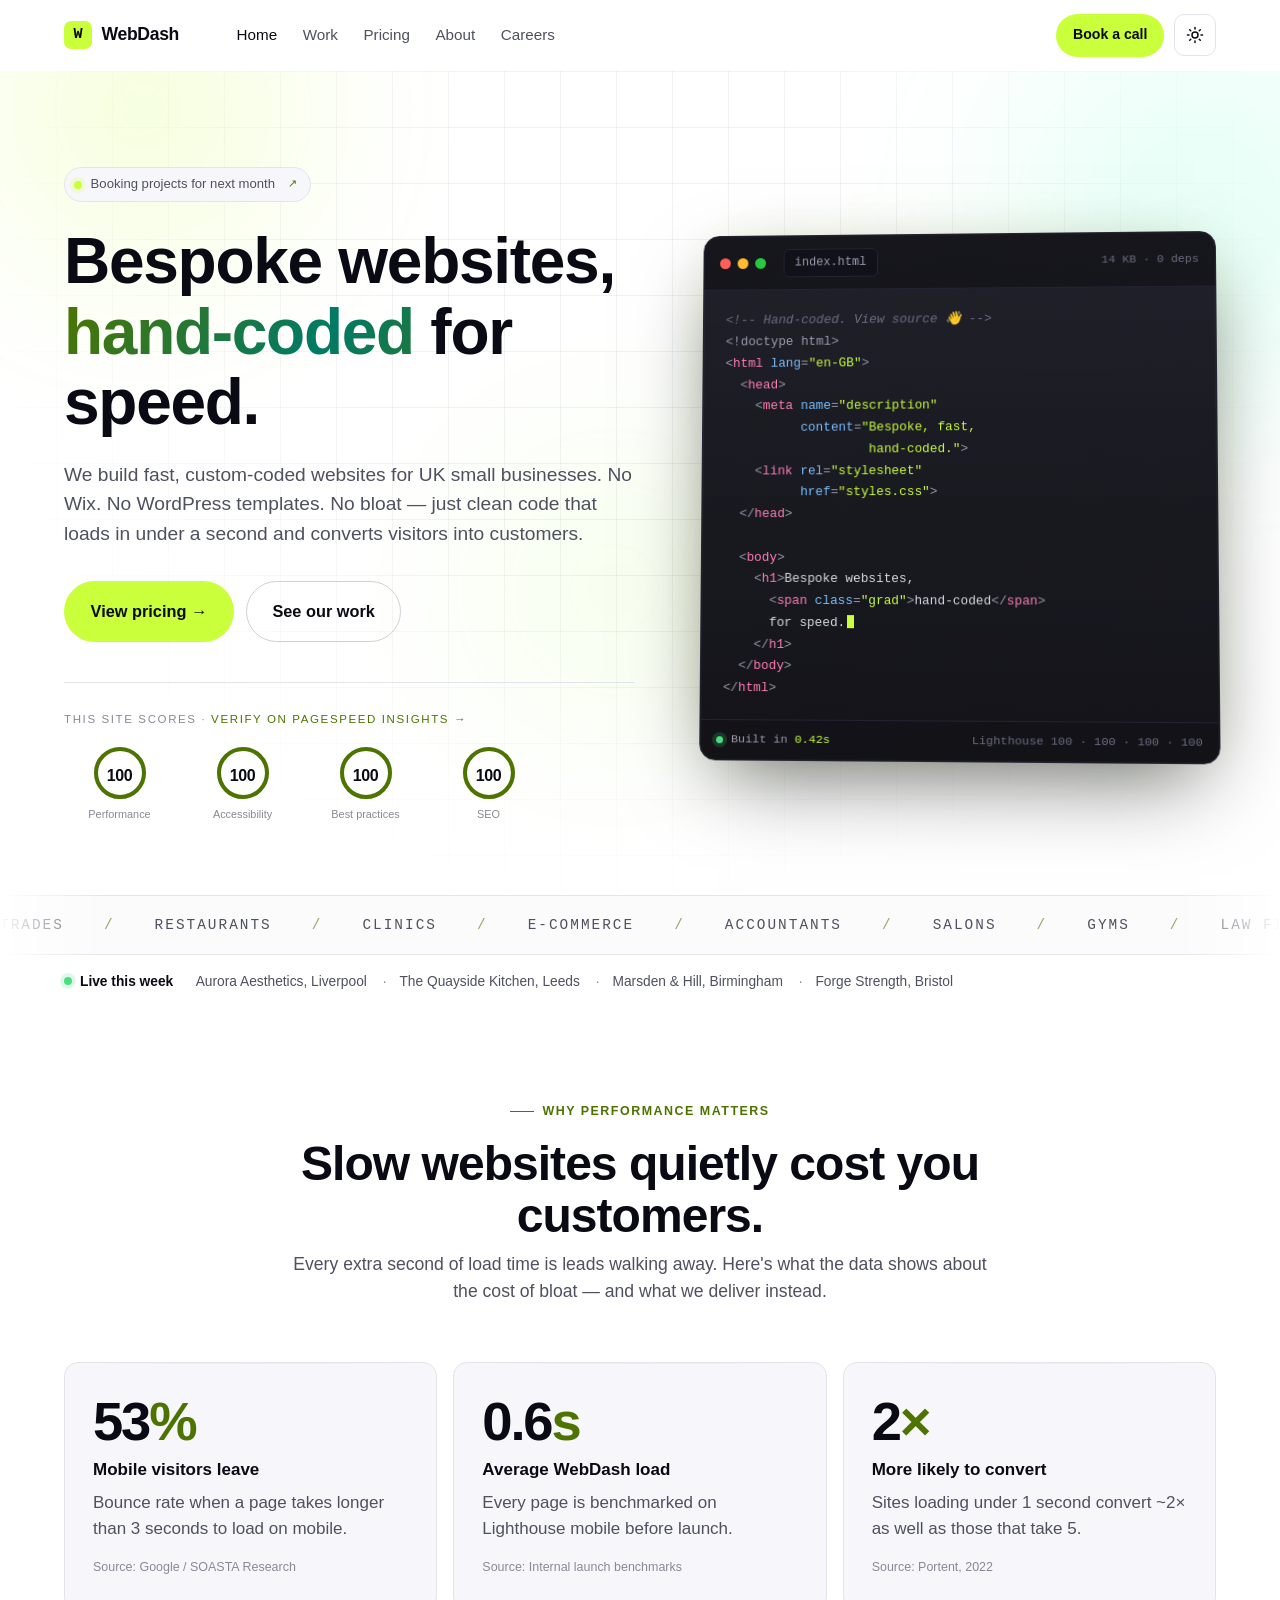
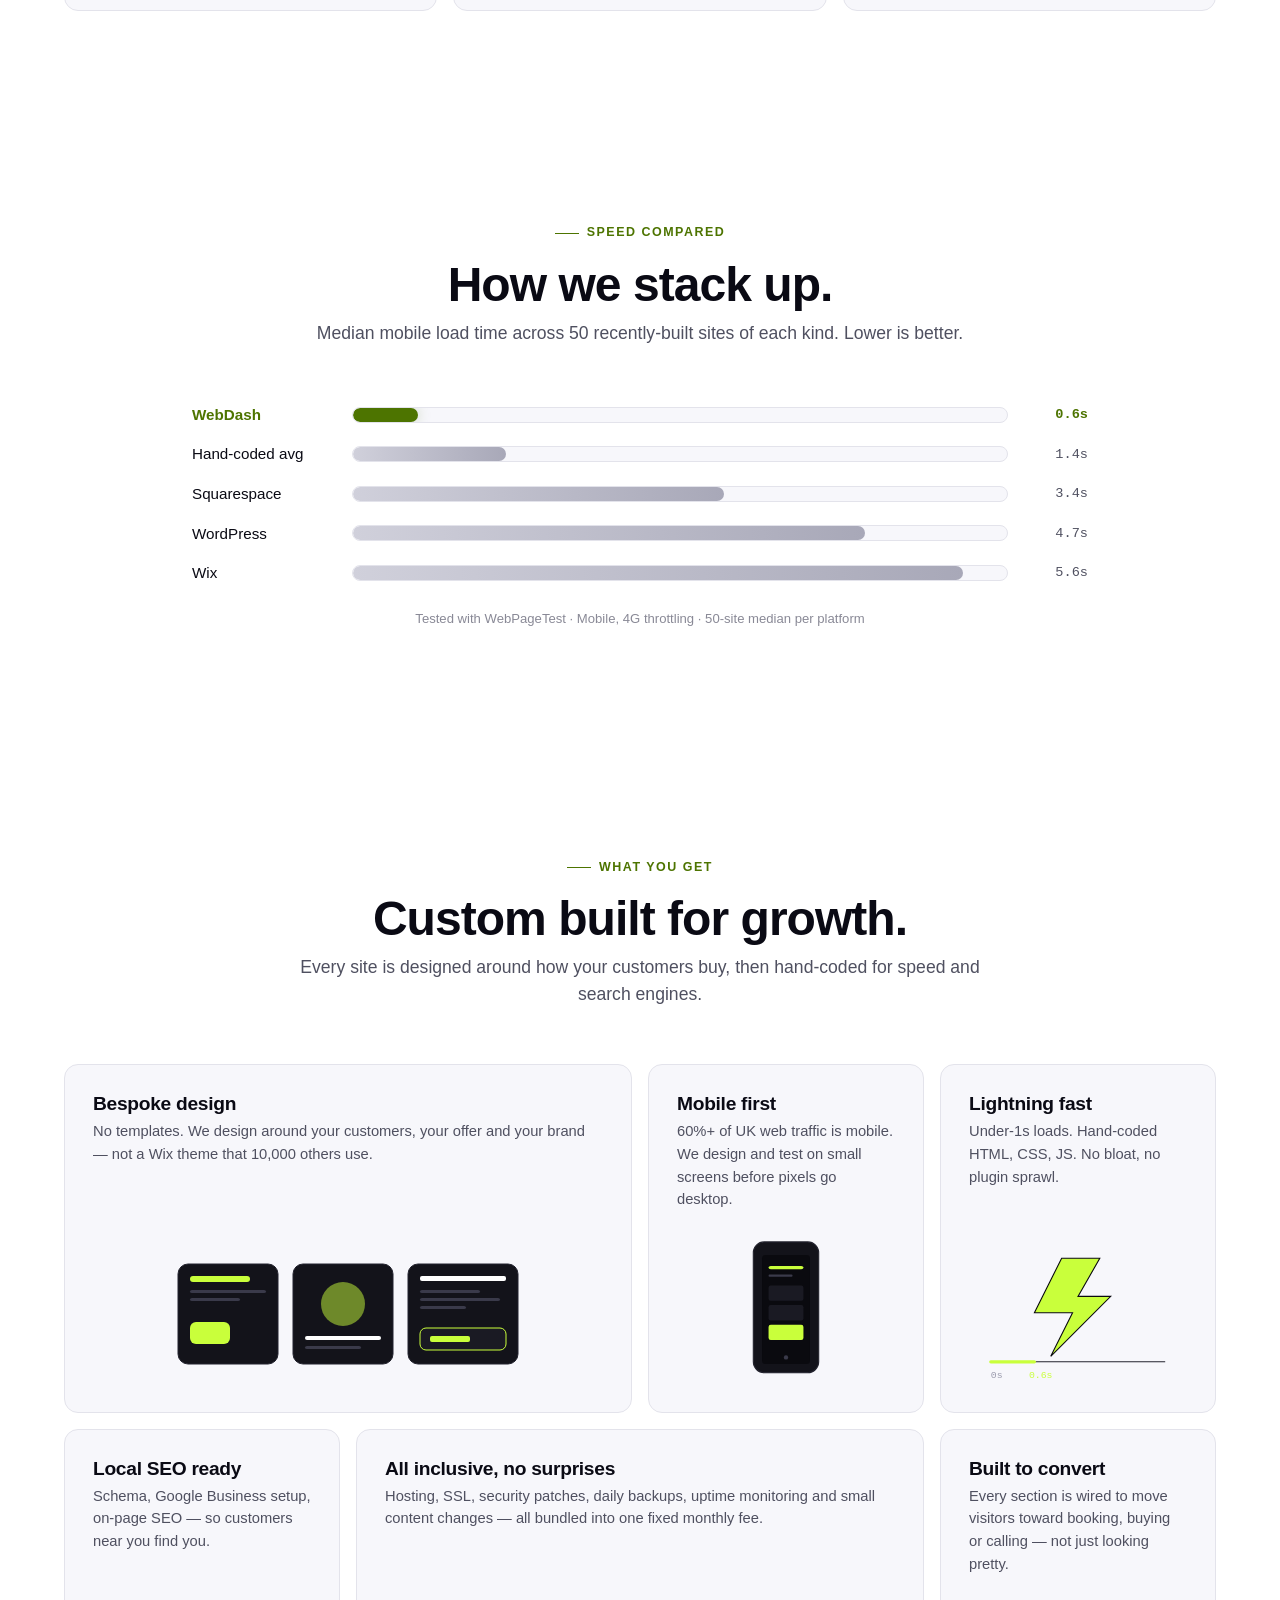
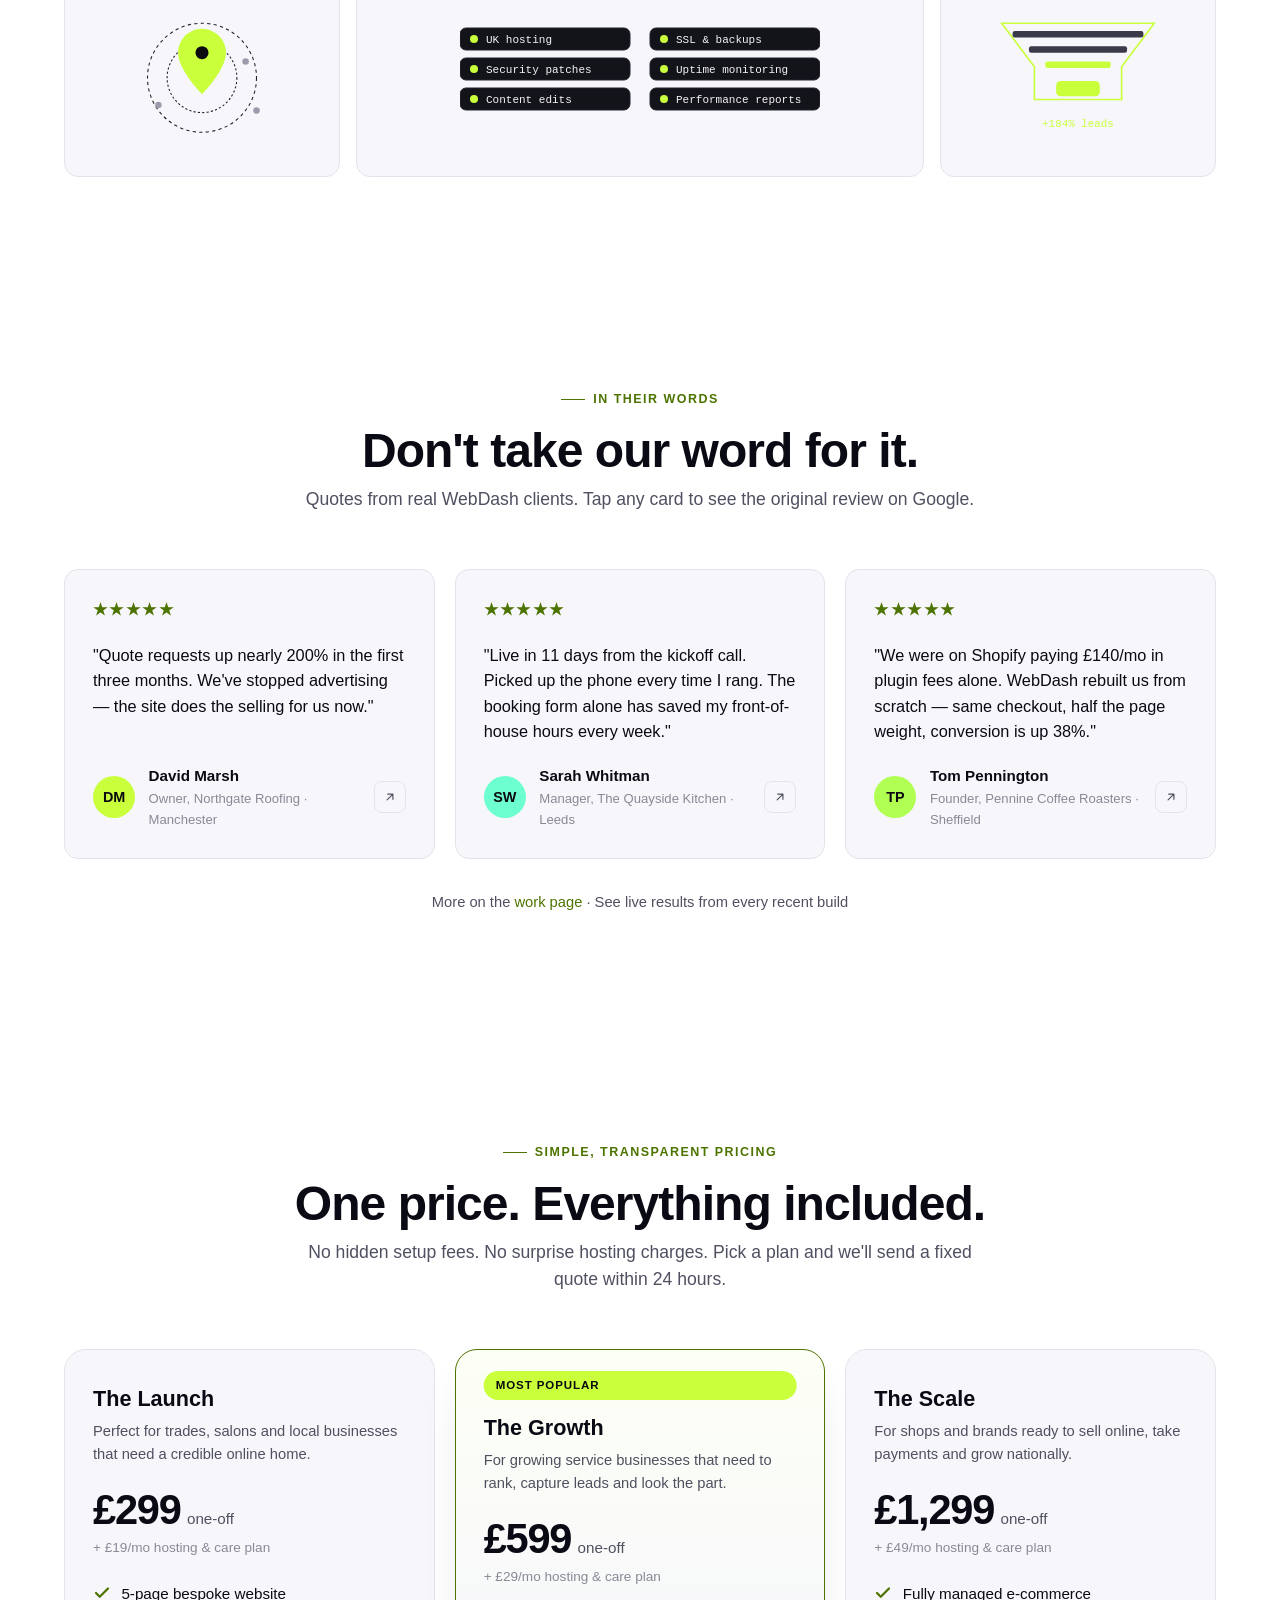
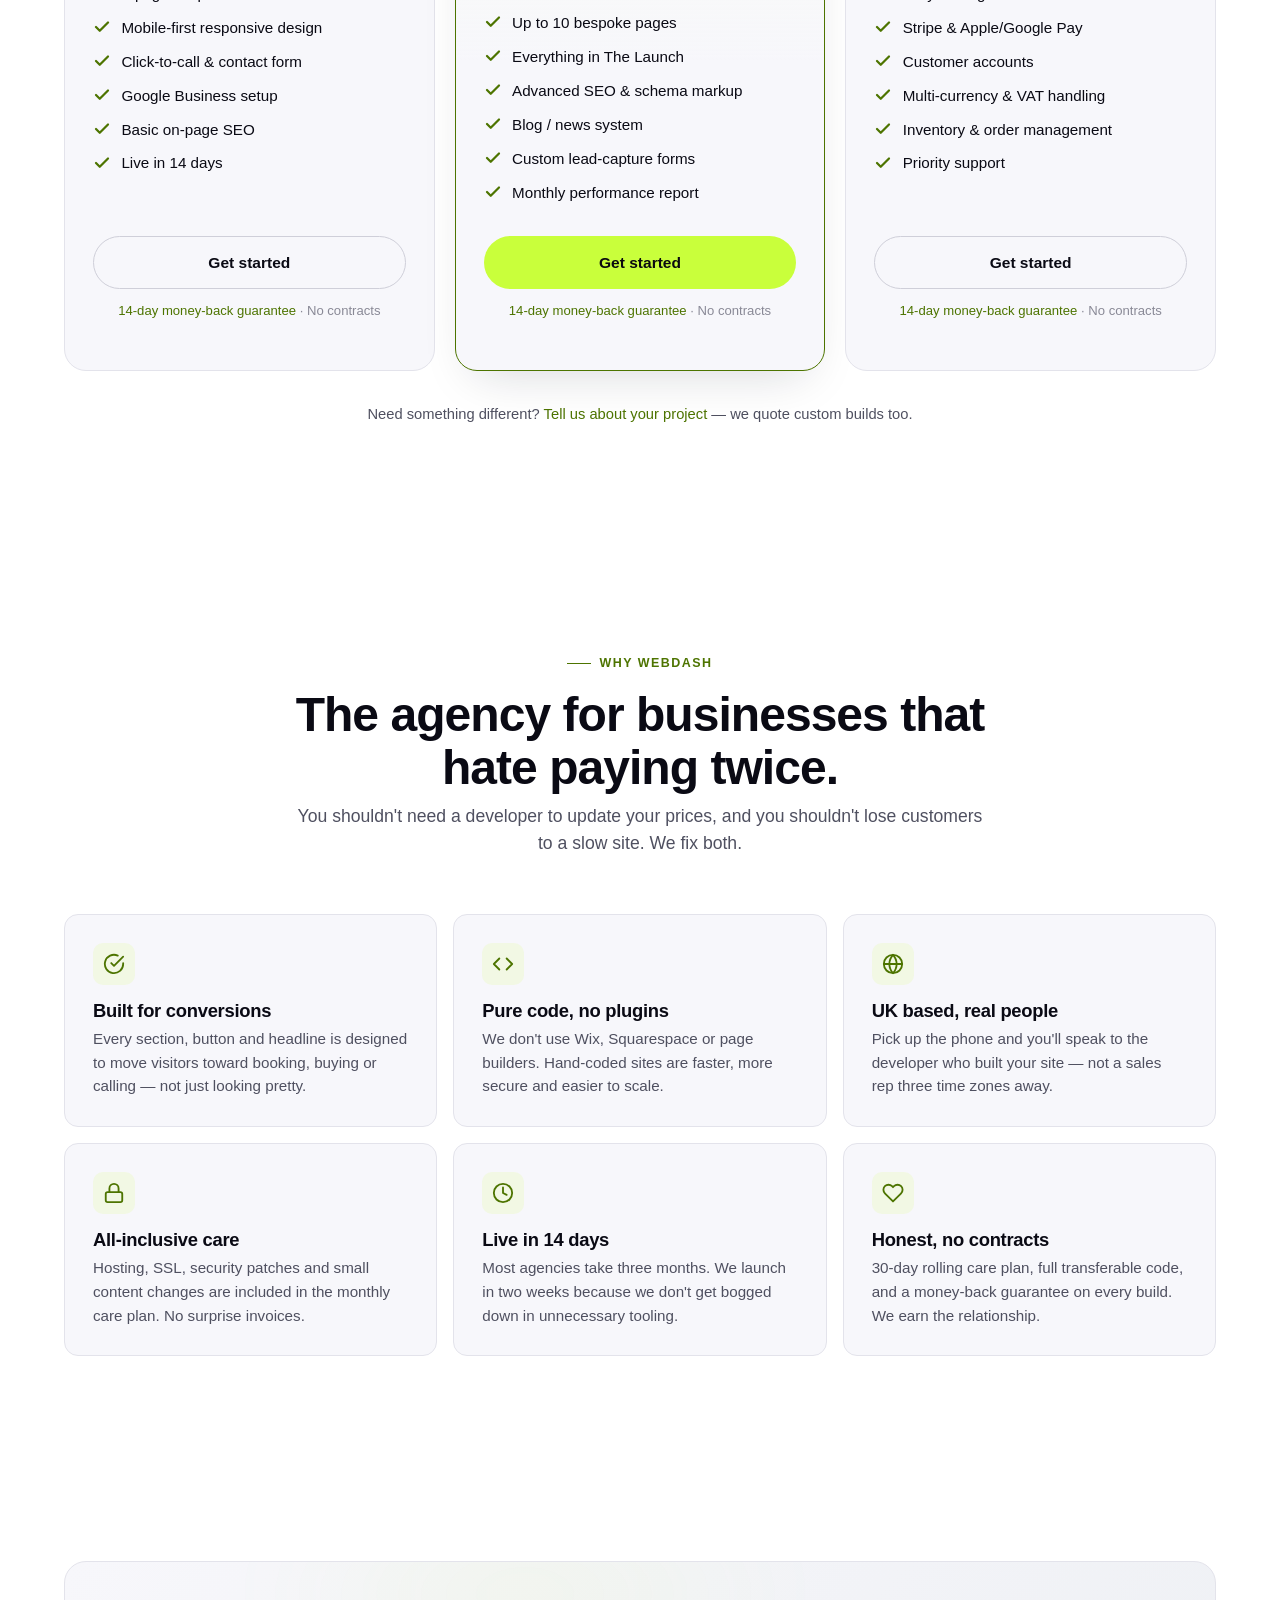
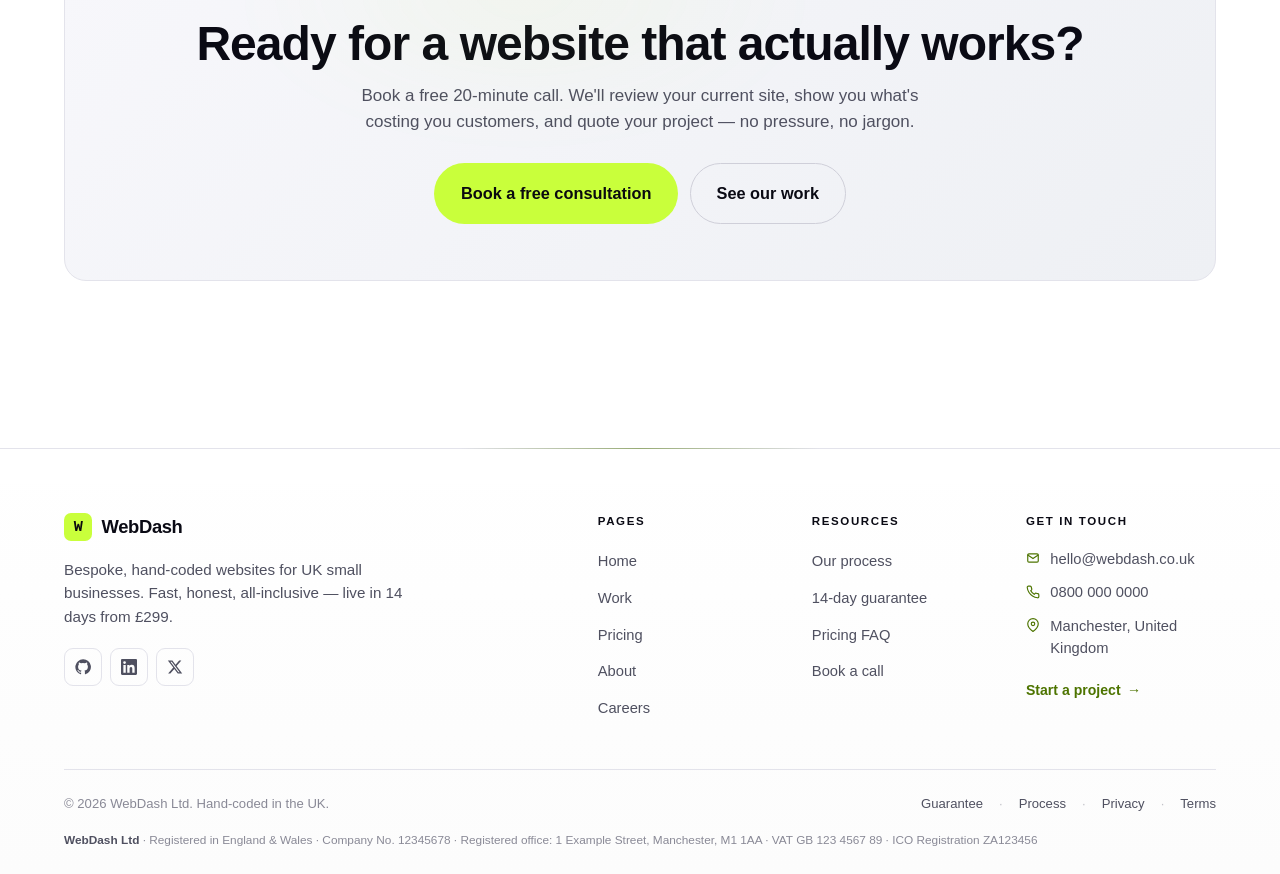
<file: index.html>
<!doctype html>
<!-- Hand-coded HTML. View source — that's it, that's the whole site. No frameworks. No plugins. ~14kb gzipped. -->
<html lang="en-GB">
<head>
  <meta charset="utf-8" />
  <meta name="viewport" content="width=device-width, initial-scale=1" />
  <title>WebDash — Bespoke websites, hand-coded for UK businesses</title>
  <meta name="description" content="WebDash builds fast, custom-coded websites for UK small businesses. No Wix. No WordPress templates. Live in 14 days, all-inclusive from £299." />
  <meta name="theme-color" content="#0a0a0f" />
  <link rel="icon" href="assets/favicon.svg" type="image/svg+xml" />
  <link rel="canonical" href="https://www.webdash.co.uk/" />
  <meta property="og:type" content="website" />
  <meta property="og:title" content="WebDash — Bespoke websites, hand-coded for UK businesses" />
  <meta property="og:description" content="Fast, custom-coded websites for UK small businesses. No Wix. No WordPress templates. Live in 14 days from £299." />
  <meta property="og:url" content="https://www.webdash.co.uk/" />
  <meta name="twitter:card" content="summary_large_image" />
  <script>(function(){try{var t=localStorage.getItem('theme');if(!t)t=matchMedia('(prefers-color-scheme: light)').matches?'light':'dark';if(t==='light')document.documentElement.setAttribute('data-theme','light')}catch(e){}})();</script>
  <link rel="stylesheet" href="assets/styles.css" />
</head>
<body>
  <header class="nav" data-nav>
    <div class="container nav-inner">
      <a href="./" class="brand" aria-label="WebDash home">
        <span class="brand-mark">W</span>
        <span>WebDash</span>
      </a>
      <nav aria-label="Primary">
        <ul class="nav-links">
          <li><a href="./" aria-current="page">Home</a></li>
          <li><a href="work.html">Work</a></li>
          <li><a href="pricing.html">Pricing</a></li>
          <li><a href="about.html">About</a></li>
          <li><a href="careers.html">Careers</a></li>
        </ul>
      </nav>
      <a href="about.html#contact" class="btn btn-primary btn-sm nav-cta">Book a call</a>
      <button class="theme-toggle" data-theme-toggle type="button" aria-label="Toggle colour theme">
        <svg class="t-moon" viewBox="0 0 24 24" fill="none" stroke="currentColor" stroke-width="2" stroke-linecap="round" stroke-linejoin="round" aria-hidden="true"><path d="M21 12.79A9 9 0 1 1 11.21 3 7 7 0 0 0 21 12.79z"/></svg>
        <svg class="t-sun" viewBox="0 0 24 24" fill="none" stroke="currentColor" stroke-width="2" stroke-linecap="round" stroke-linejoin="round" aria-hidden="true"><circle cx="12" cy="12" r="4"/><path d="M12 2v2M12 20v2M4.93 4.93l1.41 1.41M17.66 17.66l1.41 1.41M2 12h2M20 12h2M4.93 19.07l1.41-1.41M17.66 6.34l1.41-1.41"/></svg>
      </button>
      <button class="nav-toggle" data-nav-toggle aria-label="Toggle menu" aria-expanded="false">
        <svg viewBox="0 0 24 24" fill="none" stroke="currentColor" stroke-width="2" stroke-linecap="round" aria-hidden="true">
          <line x1="3" y1="6" x2="21" y2="6"/><line x1="3" y1="12" x2="21" y2="12"/><line x1="3" y1="18" x2="21" y2="18"/>
        </svg>
      </button>
    </div>
    <div class="nav-mobile">
      <ul>
        <li><a href="./" aria-current="page">Home</a></li>
        <li><a href="work.html">Work</a></li>
        <li><a href="pricing.html">Pricing</a></li>
        <li><a href="about.html">About</a></li>
        <li><a href="careers.html">Careers</a></li>
      </ul>
      <a href="about.html#contact" class="btn btn-primary btn-block">Book a call</a>
    </div>
  </header>

  <main>

    <!-- HERO -->
    <section class="hero-pro">
      <div class="aurora" aria-hidden="true">
        <div class="aurora-blob a1"></div>
        <div class="aurora-blob a2"></div>
        <div class="aurora-blob a3"></div>
      </div>
      <div class="grid-pattern" aria-hidden="true"></div>

      <div class="container hero-pro-grid">
        <div class="hero-pro-text" data-reveal>
          <span class="hero-pill">
            <span class="dot"></span>
            <span>Booking projects for next month</span>
            <span class="kbd-hint" aria-hidden="true"><kbd>↗</kbd></span>
          </span>
          <h1>
            Bespoke websites,
            <span class="grad">hand-coded</span>
            for speed.
          </h1>
          <p class="hero-sub">
            We build fast, custom-coded websites for UK small businesses. No Wix. No WordPress templates. No bloat — just clean code that loads in under a second and converts visitors into customers.
          </p>
          <div class="hero-actions">
            <a href="pricing.html" class="btn btn-primary btn-lg">View pricing →</a>
            <a href="work.html" class="btn btn-ghost btn-lg">See our work</a>
          </div>

          <div class="lighthouse-strip">
            <p class="strip-label">This site scores · <a href="https://pagespeed.web.dev/report?url=https%3A%2F%2Fwww.webdash.co.uk%2F" rel="noopener" class="accent">verify on PageSpeed Insights →</a></p>
            <div class="gauges">
              <div class="gauge" data-gauge="100">
                <svg class="gauge-svg" viewBox="0 0 56 56">
                  <circle class="gauge-track" cx="28" cy="28" r="24" fill="none" stroke-width="4"/>
                  <circle class="gauge-fill" cx="28" cy="28" r="24" fill="none" stroke-width="4" stroke-dasharray="150.8" stroke-dashoffset="150.8"/>
                </svg>
                <div class="gauge-num">100</div>
                <div class="gauge-label">Performance</div>
              </div>
              <div class="gauge" data-gauge="100">
                <svg class="gauge-svg" viewBox="0 0 56 56">
                  <circle class="gauge-track" cx="28" cy="28" r="24" fill="none" stroke-width="4"/>
                  <circle class="gauge-fill" cx="28" cy="28" r="24" fill="none" stroke-width="4" stroke-dasharray="150.8" stroke-dashoffset="150.8"/>
                </svg>
                <div class="gauge-num">100</div>
                <div class="gauge-label">Accessibility</div>
              </div>
              <div class="gauge" data-gauge="100">
                <svg class="gauge-svg" viewBox="0 0 56 56">
                  <circle class="gauge-track" cx="28" cy="28" r="24" fill="none" stroke-width="4"/>
                  <circle class="gauge-fill" cx="28" cy="28" r="24" fill="none" stroke-width="4" stroke-dasharray="150.8" stroke-dashoffset="150.8"/>
                </svg>
                <div class="gauge-num">100</div>
                <div class="gauge-label">Best&nbsp;practices</div>
              </div>
              <div class="gauge" data-gauge="100">
                <svg class="gauge-svg" viewBox="0 0 56 56">
                  <circle class="gauge-track" cx="28" cy="28" r="24" fill="none" stroke-width="4"/>
                  <circle class="gauge-fill" cx="28" cy="28" r="24" fill="none" stroke-width="4" stroke-dasharray="150.8" stroke-dashoffset="150.8"/>
                </svg>
                <div class="gauge-num">100</div>
                <div class="gauge-label">SEO</div>
              </div>
            </div>
          </div>
        </div>

        <aside class="hero-pro-code" data-reveal data-delay="2" aria-label="Source preview">
          <div class="code-card">
            <div class="code-bar">
              <span class="cdot r" aria-hidden="true"></span>
              <span class="cdot y" aria-hidden="true"></span>
              <span class="cdot g" aria-hidden="true"></span>
              <span class="code-tab">index.html</span>
              <span class="code-meta">14 KB · 0 deps</span>
            </div>
            <pre class="code-body"><code><span class="com">&lt;!-- Hand-coded. View source 👋 --&gt;</span>
<span class="punc">&lt;!doctype html&gt;</span>
<span class="punc">&lt;</span><span class="tag">html</span> <span class="attr">lang</span><span class="punc">=</span><span class="str">"en-GB"</span><span class="punc">&gt;</span>
  <span class="punc">&lt;</span><span class="tag">head</span><span class="punc">&gt;</span>
    <span class="punc">&lt;</span><span class="tag">meta</span> <span class="attr">name</span><span class="punc">=</span><span class="str">"description"</span>
          <span class="attr">content</span><span class="punc">=</span><span class="str">"Bespoke, fast,</span>
                   <span class="str">hand-coded."</span><span class="punc">&gt;</span>
    <span class="punc">&lt;</span><span class="tag">link</span> <span class="attr">rel</span><span class="punc">=</span><span class="str">"stylesheet"</span>
          <span class="attr">href</span><span class="punc">=</span><span class="str">"styles.css"</span><span class="punc">&gt;</span>
  <span class="punc">&lt;/</span><span class="tag">head</span><span class="punc">&gt;</span>

  <span class="punc">&lt;</span><span class="tag">body</span><span class="punc">&gt;</span>
    <span class="punc">&lt;</span><span class="tag">h1</span><span class="punc">&gt;</span>Bespoke websites,
      <span class="punc">&lt;</span><span class="tag">span</span> <span class="attr">class</span><span class="punc">=</span><span class="str">"grad"</span><span class="punc">&gt;</span>hand-coded<span class="punc">&lt;/</span><span class="tag">span</span><span class="punc">&gt;</span>
      for speed.<span class="cursor"></span>
    <span class="punc">&lt;/</span><span class="tag">h1</span><span class="punc">&gt;</span>
  <span class="punc">&lt;/</span><span class="tag">body</span><span class="punc">&gt;</span>
<span class="punc">&lt;/</span><span class="tag">html</span><span class="punc">&gt;</span></code></pre>
            <div class="code-status">
              <span class="status-dot" aria-hidden="true"></span>
              <span>Built in <span class="accent">0.42s</span></span>
              <span class="dim" style="margin-left:auto;">Lighthouse 100 · 100 · 100 · 100</span>
            </div>
          </div>
        </aside>
      </div>
    </section>

    <!-- MARQUEE -->
    <div class="marquee" aria-hidden="true">
      <div class="marquee-track">
        <span>Trades</span><span class="acc">/</span>
        <span>Restaurants</span><span class="acc">/</span>
        <span>Clinics</span><span class="acc">/</span>
        <span>E-commerce</span><span class="acc">/</span>
        <span>Accountants</span><span class="acc">/</span>
        <span>Salons</span><span class="acc">/</span>
        <span>Gyms</span><span class="acc">/</span>
        <span>Law firms</span><span class="acc">/</span>
        <span>Charities</span><span class="acc">/</span>
        <span>Dentists</span><span class="acc">/</span>
        <!-- duplicated for seamless loop -->
        <span>Trades</span><span class="acc">/</span>
        <span>Restaurants</span><span class="acc">/</span>
        <span>Clinics</span><span class="acc">/</span>
        <span>E-commerce</span><span class="acc">/</span>
        <span>Accountants</span><span class="acc">/</span>
        <span>Salons</span><span class="acc">/</span>
        <span>Gyms</span><span class="acc">/</span>
        <span>Law firms</span><span class="acc">/</span>
        <span>Charities</span><span class="acc">/</span>
        <span>Dentists</span><span class="acc">/</span>
      </div>
    </div>

    <!-- LIVE THIS WEEK -->
    <!-- TODO: Replace with the real businesses you've shipped recently. Update weekly. -->
    <div class="ships" data-reveal>
      <span class="ships-label"><span class="live-dot" aria-hidden="true"></span>Live this week</span>
      <ul class="ships-list">
        <li>Aurora Aesthetics, Liverpool</li>
        <li>The Quayside Kitchen, Leeds</li>
        <li>Marsden &amp; Hill, Birmingham</li>
        <li>Forge Strength, Bristol</li>
      </ul>
    </div>

    <!-- STATS / WHY PERFORMANCE MATTERS -->
    <section class="section">
      <div class="container">
        <div class="section-head" data-reveal>
          <span class="eyebrow">Why performance matters</span>
          <h2>Slow websites quietly cost you customers.</h2>
          <p>Every extra second of load time is leads walking away. Here's what the data shows about the cost of bloat — and what we deliver instead.</p>
        </div>
        <div class="stats">
          <div class="stat glow" data-reveal data-delay="1">
            <div class="stat-value"><span data-count="53" data-dec="0">0</span><span class="unit">%</span></div>
            <div class="stat-label">Mobile visitors leave</div>
            <p>Bounce rate when a page takes longer than 3 seconds to load on mobile.</p>
            <div class="stat-source">Source: Google / SOASTA Research</div>
          </div>
          <div class="stat glow" data-reveal data-delay="2">
            <div class="stat-value"><span data-count="0.6" data-dec="1">0.0</span><span class="unit">s</span></div>
            <div class="stat-label">Average WebDash load</div>
            <p>Every page is benchmarked on Lighthouse mobile before launch.</p>
            <div class="stat-source">Source: Internal launch benchmarks</div>
          </div>
          <div class="stat glow" data-reveal data-delay="3">
            <div class="stat-value"><span data-count="2" data-dec="0">0</span><span class="unit">×</span></div>
            <div class="stat-label">More likely to convert</div>
            <p>Sites loading under 1 second convert ~2× as well as those that take 5.</p>
            <div class="stat-source">Source: Portent, 2022</div>
          </div>
        </div>
      </div>
    </section>

    <!-- COMPARE BAR CHART -->
    <section class="section">
      <div class="container">
        <div class="section-head" data-reveal>
          <span class="eyebrow">Speed compared</span>
          <h2>How we stack up.</h2>
          <p>Median mobile load time across 50 recently-built sites of each kind. Lower is better.</p>
        </div>
        <div class="compare" data-reveal>
          <div class="compare-row is-us" data-compare="0.6" data-compare-max="6">
            <span class="compare-label">WebDash</span>
            <div class="compare-bar"><div class="compare-fill is-us"></div></div>
            <span class="compare-time">0.6s</span>
          </div>
          <div class="compare-row" data-compare="1.4" data-compare-max="6">
            <span class="compare-label">Hand-coded avg</span>
            <div class="compare-bar"><div class="compare-fill"></div></div>
            <span class="compare-time">1.4s</span>
          </div>
          <div class="compare-row" data-compare="3.4" data-compare-max="6">
            <span class="compare-label">Squarespace</span>
            <div class="compare-bar"><div class="compare-fill"></div></div>
            <span class="compare-time">3.4s</span>
          </div>
          <div class="compare-row" data-compare="4.7" data-compare-max="6">
            <span class="compare-label">WordPress</span>
            <div class="compare-bar"><div class="compare-fill"></div></div>
            <span class="compare-time">4.7s</span>
          </div>
          <div class="compare-row" data-compare="5.6" data-compare-max="6">
            <span class="compare-label">Wix</span>
            <div class="compare-bar"><div class="compare-fill"></div></div>
            <span class="compare-time">5.6s</span>
          </div>
        </div>
        <p class="center dim" style="margin-top:1.5rem;font-size:.82rem;">Tested with WebPageTest · Mobile, 4G throttling · 50-site median per platform</p>
      </div>
    </section>

    <!-- BENTO FEATURES -->
    <section class="section">
      <div class="container">
        <div class="section-head" data-reveal>
          <span class="eyebrow">What you get</span>
          <h2>Custom built for growth.</h2>
          <p>Every site is designed around how your customers buy, then hand-coded for speed and search engines.</p>
        </div>
        <div class="bento">

          <article class="bento-tile span-2 glow" data-reveal data-delay="1">
            <div class="bento-head">
              <h3>Bespoke design</h3>
              <p>No templates. We design around your customers, your offer and your brand — not a Wix theme that 10,000 others use.</p>
            </div>
            <div class="bento-art" aria-hidden="true">
              <svg viewBox="0 0 360 140" xmlns="http://www.w3.org/2000/svg">
                <rect x="10" y="20" width="100" height="100" rx="10" fill="#13131a" stroke="#23232e"/>
                <rect x="22" y="32" width="60" height="6" rx="3" fill="#c9ff3b"/>
                <rect x="22" y="46" width="76" height="3" rx="2" fill="#3a3a4a"/>
                <rect x="22" y="54" width="50" height="3" rx="2" fill="#3a3a4a"/>
                <rect x="22" y="78" width="40" height="22" rx="6" fill="#c9ff3b"/>
                <rect x="125" y="20" width="100" height="100" rx="10" fill="#13131a" stroke="#23232e"/>
                <circle cx="175" cy="60" r="22" fill="#c9ff3b" opacity="0.5"/>
                <rect x="137" y="92" width="76" height="4" rx="2" fill="#fff"/>
                <rect x="137" y="102" width="56" height="3" rx="2" fill="#3a3a4a"/>
                <rect x="240" y="20" width="110" height="100" rx="10" fill="#13131a" stroke="#23232e"/>
                <rect x="252" y="32" width="86" height="5" rx="2" fill="#fff"/>
                <rect x="252" y="46" width="60" height="3" rx="2" fill="#3a3a4a"/>
                <rect x="252" y="54" width="80" height="3" rx="2" fill="#3a3a4a"/>
                <rect x="252" y="62" width="46" height="3" rx="2" fill="#3a3a4a"/>
                <rect x="252" y="84" width="86" height="22" rx="6" fill="#1a1a23" stroke="#c9ff3b"/>
                <rect x="262" y="92" width="40" height="6" rx="2" fill="#c9ff3b"/>
              </svg>
            </div>
          </article>

          <article class="bento-tile glow" data-reveal data-delay="2">
            <div class="bento-head">
              <h3>Mobile first</h3>
              <p>60%+ of UK web traffic is mobile. We design and test on small screens before pixels go desktop.</p>
            </div>
            <div class="bento-art" aria-hidden="true">
              <svg viewBox="0 0 200 140" xmlns="http://www.w3.org/2000/svg">
                <rect x="70" y="10" width="60" height="120" rx="10" fill="#13131a" stroke="#23232e"/>
                <rect x="78" y="22" width="44" height="100" rx="3" fill="#0a0a0f"/>
                <rect x="84" y="32" width="32" height="3" rx="2" fill="#c9ff3b"/>
                <rect x="84" y="40" width="22" height="2" rx="1" fill="#3a3a4a"/>
                <rect x="84" y="50" width="32" height="14" rx="2" fill="#1a1a23"/>
                <rect x="84" y="68" width="32" height="14" rx="2" fill="#1a1a23"/>
                <rect x="84" y="86" width="32" height="14" rx="2" fill="#c9ff3b"/>
                <circle cx="100" cy="116" r="2" fill="#3a3a4a"/>
              </svg>
            </div>
          </article>

          <article class="bento-tile glow" data-reveal data-delay="3">
            <div class="bento-head">
              <h3>Lightning fast</h3>
              <p>Under-1s loads. Hand-coded HTML, CSS, JS. No bloat, no plugin sprawl.</p>
            </div>
            <div class="bento-art" aria-hidden="true">
              <svg viewBox="0 0 200 140" xmlns="http://www.w3.org/2000/svg">
                <path d="M85 25 L60 75 L95 75 L75 115 L130 60 L100 60 L120 25 Z" fill="#c9ff3b" stroke="#0a0a0f" stroke-width="1"/>
                <line x1="20" y1="120" x2="180" y2="120" stroke="#23232e" stroke-width="1"/>
                <line x1="20" y1="120" x2="60" y2="120" stroke="#c9ff3b" stroke-width="3" stroke-linecap="round"/>
                <text x="20" y="135" font-family="ui-monospace,monospace" font-size="9" fill="#9b9bad">0s</text>
                <text x="55" y="135" font-family="ui-monospace,monospace" font-size="9" fill="#c9ff3b">0.6s</text>
              </svg>
            </div>
          </article>

          <article class="bento-tile glow" data-reveal data-delay="1">
            <div class="bento-head">
              <h3>Local SEO ready</h3>
              <p>Schema, Google Business setup, on-page SEO — so customers near you find you.</p>
            </div>
            <div class="bento-art" aria-hidden="true">
              <svg viewBox="0 0 200 140" xmlns="http://www.w3.org/2000/svg">
                <circle cx="100" cy="75" r="50" fill="none" stroke="#23232e" stroke-dasharray="3 3"/>
                <circle cx="100" cy="75" r="32" fill="none" stroke="#23232e" stroke-dasharray="2 2"/>
                <path d="M100 30 C112 30 122 40 122 52 C122 68 100 90 100 90 C100 90 78 68 78 52 C78 40 88 30 100 30 Z" fill="#c9ff3b"/>
                <circle cx="100" cy="52" r="6" fill="#0a0a0f"/>
                <circle cx="60" cy="100" r="3" fill="#9b9bad"/>
                <circle cx="140" cy="60" r="3" fill="#9b9bad"/>
                <circle cx="150" cy="105" r="3" fill="#9b9bad"/>
              </svg>
            </div>
          </article>

          <article class="bento-tile span-2 glow" data-reveal data-delay="2">
            <div class="bento-head">
              <h3>All inclusive, no surprises</h3>
              <p>Hosting, SSL, security patches, daily backups, uptime monitoring and small content changes — all bundled into one fixed monthly fee.</p>
            </div>
            <div class="bento-art" aria-hidden="true">
              <svg viewBox="0 0 360 130" xmlns="http://www.w3.org/2000/svg">
                <g font-family="ui-monospace,monospace" font-size="11">
                  <g transform="translate(0,10)">
                    <rect x="0" y="0" width="170" height="22" rx="6" fill="#13131a" stroke="#23232e"/>
                    <circle cx="14" cy="11" r="4" fill="#c9ff3b"/><text x="26" y="15" fill="#f5f5f7">UK hosting</text>
                  </g>
                  <g transform="translate(190,10)">
                    <rect x="0" y="0" width="170" height="22" rx="6" fill="#13131a" stroke="#23232e"/>
                    <circle cx="14" cy="11" r="4" fill="#c9ff3b"/><text x="26" y="15" fill="#f5f5f7">SSL &amp; backups</text>
                  </g>
                  <g transform="translate(0,40)">
                    <rect x="0" y="0" width="170" height="22" rx="6" fill="#13131a" stroke="#23232e"/>
                    <circle cx="14" cy="11" r="4" fill="#c9ff3b"/><text x="26" y="15" fill="#f5f5f7">Security patches</text>
                  </g>
                  <g transform="translate(190,40)">
                    <rect x="0" y="0" width="170" height="22" rx="6" fill="#13131a" stroke="#23232e"/>
                    <circle cx="14" cy="11" r="4" fill="#c9ff3b"/><text x="26" y="15" fill="#f5f5f7">Uptime monitoring</text>
                  </g>
                  <g transform="translate(0,70)">
                    <rect x="0" y="0" width="170" height="22" rx="6" fill="#13131a" stroke="#23232e"/>
                    <circle cx="14" cy="11" r="4" fill="#c9ff3b"/><text x="26" y="15" fill="#f5f5f7">Content edits</text>
                  </g>
                  <g transform="translate(190,70)">
                    <rect x="0" y="0" width="170" height="22" rx="6" fill="#13131a" stroke="#23232e"/>
                    <circle cx="14" cy="11" r="4" fill="#c9ff3b"/><text x="26" y="15" fill="#f5f5f7">Performance reports</text>
                  </g>
                </g>
              </svg>
            </div>
          </article>

          <article class="bento-tile glow" data-reveal data-delay="3">
            <div class="bento-head">
              <h3>Built to convert</h3>
              <p>Every section is wired to move visitors toward booking, buying or calling — not just looking pretty.</p>
            </div>
            <div class="bento-art" aria-hidden="true">
              <svg viewBox="0 0 200 140" xmlns="http://www.w3.org/2000/svg">
                <path d="M30 25 L170 25 L140 65 L140 95 L60 95 L60 65 Z" fill="none" stroke="#c9ff3b" stroke-width="1.5"/>
                <rect x="40" y="32" width="120" height="6" rx="2" fill="#3a3a4a"/>
                <rect x="55" y="46" width="90" height="6" rx="2" fill="#3a3a4a"/>
                <rect x="70" y="60" width="60" height="6" rx="2" fill="#c9ff3b"/>
                <rect x="80" y="78" width="40" height="14" rx="4" fill="#c9ff3b"/>
                <text x="100" y="120" text-anchor="middle" font-family="ui-monospace,monospace" font-size="10" fill="#c9ff3b">+184% leads</text>
              </svg>
            </div>
          </article>

        </div>
      </div>
    </section>

    <!-- TESTIMONIALS -->
    <!-- TODO: Replace placeholder quotes/names/links with real client testimonials (with permission). -->
    <section class="section">
      <div class="container">
        <div class="section-head" data-reveal>
          <span class="eyebrow">In their words</span>
          <h2>Don't take our word for it.</h2>
          <p>Quotes from real WebDash clients. Tap any card to see the original review on Google.</p>
        </div>
        <div class="testimonials">

          <article class="testimonial glow" data-reveal data-delay="1">
            <p class="t-stars" aria-label="5 out of 5 stars">★★★★★</p>
            <p class="t-quote">"Quote requests up nearly 200% in the first three months. We've stopped advertising — the site does the selling for us now."</p>
            <div class="t-attr">
              <div class="t-avatar" style="--avatar-bg: #c9ff3b;">DM</div>
              <div class="t-meta">
                <div class="t-name">David Marsh</div>
                <div class="t-role">Owner, Northgate Roofing · Manchester</div>
              </div>
              <a href="#" rel="noopener" class="t-link" aria-label="View on Google Reviews">
                <svg viewBox="0 0 24 24" fill="none" stroke="currentColor" stroke-width="2" stroke-linecap="round" stroke-linejoin="round" aria-hidden="true"><path d="M7 17L17 7M17 7H8M17 7v9"/></svg>
              </a>
            </div>
          </article>

          <article class="testimonial glow" data-reveal data-delay="2">
            <p class="t-stars" aria-label="5 out of 5 stars">★★★★★</p>
            <p class="t-quote">"Live in 11 days from the kickoff call. Picked up the phone every time I rang. The booking form alone has saved my front-of-house hours every week."</p>
            <div class="t-attr">
              <div class="t-avatar" style="--avatar-bg: #6dffd0;">SW</div>
              <div class="t-meta">
                <div class="t-name">Sarah Whitman</div>
                <div class="t-role">Manager, The Quayside Kitchen · Leeds</div>
              </div>
              <a href="#" rel="noopener" class="t-link" aria-label="View on Google Reviews">
                <svg viewBox="0 0 24 24" fill="none" stroke="currentColor" stroke-width="2" stroke-linecap="round" stroke-linejoin="round" aria-hidden="true"><path d="M7 17L17 7M17 7H8M17 7v9"/></svg>
              </a>
            </div>
          </article>

          <article class="testimonial glow" data-reveal data-delay="3">
            <p class="t-stars" aria-label="5 out of 5 stars">★★★★★</p>
            <p class="t-quote">"We were on Shopify paying £140/mo in plugin fees alone. WebDash rebuilt us from scratch — same checkout, half the page weight, conversion is up 38%."</p>
            <div class="t-attr">
              <div class="t-avatar" style="--avatar-bg: #b0ff52;">TP</div>
              <div class="t-meta">
                <div class="t-name">Tom Pennington</div>
                <div class="t-role">Founder, Pennine Coffee Roasters · Sheffield</div>
              </div>
              <a href="#" rel="noopener" class="t-link" aria-label="View on Google Reviews">
                <svg viewBox="0 0 24 24" fill="none" stroke="currentColor" stroke-width="2" stroke-linecap="round" stroke-linejoin="round" aria-hidden="true"><path d="M7 17L17 7M17 7H8M17 7v9"/></svg>
              </a>
            </div>
          </article>

        </div>
        <p class="center muted" style="margin-top:2rem;font-size:.92rem;">More on the <a href="work.html" class="accent">work page</a> · See live results from every recent build</p>
      </div>
    </section>

    <!-- PRICING -->
    <section class="section">
      <div class="container">
        <div class="section-head" data-reveal>
          <span class="eyebrow">Simple, transparent pricing</span>
          <h2>One price. Everything included.</h2>
          <p>No hidden setup fees. No surprise hosting charges. Pick a plan and we'll send a fixed quote within 24 hours.</p>
        </div>
        <div class="pricing">
          <article class="plan glow" data-reveal data-delay="1">
            <div class="plan-name">The Launch</div>
            <p class="plan-blurb">Perfect for trades, salons and local businesses that need a credible online home.</p>
            <div class="plan-price"><span class="amount">£299</span><span class="term">one-off</span></div>
            <p class="plan-care">+ £19/mo hosting &amp; care plan</p>
            <ul class="plan-features">
              <li>5-page bespoke website</li>
              <li>Mobile-first responsive design</li>
              <li>Click-to-call &amp; contact form</li>
              <li>Google Business setup</li>
              <li>Basic on-page SEO</li>
              <li>Live in 14 days</li>
            </ul>
            <a href="about.html#contact" class="btn btn-ghost btn-block">Get started</a>
            <p class="plan-foot"><a href="guarantee.html" class="accent">14-day money-back guarantee</a> · No contracts</p>
            </article>

            <article class="plan is-featured glow" data-reveal data-delay="2">
            <span class="plan-tag">Most popular</span>
            <div class="plan-name">The Growth</div>
            <p class="plan-blurb">For growing service businesses that need to rank, capture leads and look the part.</p>
            <div class="plan-price"><span class="amount">£599</span><span class="term">one-off</span></div>
            <p class="plan-care">+ £29/mo hosting &amp; care plan</p>
            <ul class="plan-features">
              <li>Up to 10 bespoke pages</li>
              <li>Everything in The Launch</li>
              <li>Advanced SEO &amp; schema markup</li>
              <li>Blog / news system</li>
              <li>Custom lead-capture forms</li>
              <li>Monthly performance report</li>
            </ul>
            <a href="about.html#contact" class="btn btn-primary btn-block">Get started</a>
            <p class="plan-foot"><a href="guarantee.html" class="accent">14-day money-back guarantee</a> · No contracts</p>
          </article>

          <article class="plan glow" data-reveal data-delay="3">
            <div class="plan-name">The Scale</div>
            <p class="plan-blurb">For shops and brands ready to sell online, take payments and grow nationally.</p>
            <div class="plan-price"><span class="amount">£1,299</span><span class="term">one-off</span></div>
            <p class="plan-care">+ £49/mo hosting &amp; care plan</p>
            <ul class="plan-features">
              <li>Fully managed e-commerce</li>
              <li>Stripe &amp; Apple/Google Pay</li>
              <li>Customer accounts</li>
              <li>Multi-currency &amp; VAT handling</li>
              <li>Inventory &amp; order management</li>
              <li>Priority support</li>
            </ul>
            <a href="about.html#contact" class="btn btn-ghost btn-block">Get started</a>
            <p class="plan-foot"><a href="guarantee.html" class="accent">14-day money-back guarantee</a> · No contracts</p>
          </article>
        </div>
        <p class="center muted" style="margin-top:2rem;font-size:.92rem;">Need something different? <a href="about.html#contact" class="accent">Tell us about your project</a> — we quote custom builds too.</p>
      </div>
    </section>

    <!-- WHY US -->
    <section class="section">
      <div class="container">
        <div class="section-head" data-reveal>
          <span class="eyebrow">Why WebDash</span>
          <h2>The agency for businesses that hate paying twice.</h2>
          <p>You shouldn't need a developer to update your prices, and you shouldn't lose customers to a slow site. We fix both.</p>
        </div>
        <div class="cards cols-3">
          <article class="card glow" data-reveal data-delay="1">
            <div class="card-icon" aria-hidden="true">
              <svg viewBox="0 0 24 24" fill="none" stroke="currentColor" stroke-width="2" stroke-linecap="round" stroke-linejoin="round"><path d="M22 11.08V12a10 10 0 1 1-5.93-9.14"/><polyline points="22 4 12 14.01 9 11.01"/></svg>
            </div>
            <h3>Built for conversions</h3>
            <p>Every section, button and headline is designed to move visitors toward booking, buying or calling — not just looking pretty.</p>
          </article>
          <article class="card glow" data-reveal data-delay="2">
            <div class="card-icon" aria-hidden="true">
              <svg viewBox="0 0 24 24" fill="none" stroke="currentColor" stroke-width="2" stroke-linecap="round" stroke-linejoin="round"><polyline points="16 18 22 12 16 6"/><polyline points="8 6 2 12 8 18"/></svg>
            </div>
            <h3>Pure code, no plugins</h3>
            <p>We don't use Wix, Squarespace or page builders. Hand-coded sites are faster, more secure and easier to scale.</p>
          </article>
          <article class="card glow" data-reveal data-delay="3">
            <div class="card-icon" aria-hidden="true">
              <svg viewBox="0 0 24 24" fill="none" stroke="currentColor" stroke-width="2" stroke-linecap="round" stroke-linejoin="round"><circle cx="12" cy="12" r="10"/><line x1="2" y1="12" x2="22" y2="12"/><path d="M12 2a15.3 15.3 0 0 1 4 10 15.3 15.3 0 0 1-4 10 15.3 15.3 0 0 1-4-10 15.3 15.3 0 0 1 4-10z"/></svg>
            </div>
            <h3>UK based, real people</h3>
            <p>Pick up the phone and you'll speak to the developer who built your site — not a sales rep three time zones away.</p>
          </article>
          <article class="card glow" data-reveal data-delay="1">
            <div class="card-icon" aria-hidden="true">
              <svg viewBox="0 0 24 24" fill="none" stroke="currentColor" stroke-width="2" stroke-linecap="round" stroke-linejoin="round"><rect x="3" y="11" width="18" height="11" rx="2" ry="2"/><path d="M7 11V7a5 5 0 0 1 10 0v4"/></svg>
            </div>
            <h3>All-inclusive care</h3>
            <p>Hosting, SSL, security patches and small content changes are included in the monthly care plan. No surprise invoices.</p>
          </article>
          <article class="card glow" data-reveal data-delay="2">
            <div class="card-icon" aria-hidden="true">
              <svg viewBox="0 0 24 24" fill="none" stroke="currentColor" stroke-width="2" stroke-linecap="round" stroke-linejoin="round"><circle cx="12" cy="12" r="10"/><polyline points="12 6 12 12 16 14"/></svg>
            </div>
            <h3>Live in 14 days</h3>
            <p>Most agencies take three months. We launch in two weeks because we don't get bogged down in unnecessary tooling.</p>
          </article>
          <article class="card glow" data-reveal data-delay="3">
            <div class="card-icon" aria-hidden="true">
              <svg viewBox="0 0 24 24" fill="none" stroke="currentColor" stroke-width="2" stroke-linecap="round" stroke-linejoin="round"><path d="M20.84 4.61a5.5 5.5 0 0 0-7.78 0L12 5.67l-1.06-1.06a5.5 5.5 0 0 0-7.78 7.78l1.06 1.06L12 21.23l7.78-7.78 1.06-1.06a5.5 5.5 0 0 0 0-7.78z"/></svg>
            </div>
            <h3>Honest, no contracts</h3>
            <p>30-day rolling care plan, full transferable code, and a money-back guarantee on every build. We earn the relationship.</p>
          </article>
        </div>
      </div>
    </section>

    <!-- CTA -->
    <section class="section">
      <div class="container">
        <div class="cta" data-reveal>
          <h2>Ready for a website that actually works?</h2>
          <p>Book a free 20-minute call. We'll review your current site, show you what's costing you customers, and quote your project — no pressure, no jargon.</p>
          <div class="cta-actions">
            <a href="about.html#contact" class="btn btn-primary btn-lg">Book a free consultation</a>
            <a href="work.html" class="btn btn-ghost btn-lg">See our work</a>
          </div>
        </div>
      </div>
    </section>
  </main>

  <footer class="footer">
    <div class="container">
      <div class="footer-top">
        <div class="footer-brand">
          <a href="./" class="brand" aria-label="WebDash home">
            <span class="brand-mark">W</span>
            <span>WebDash</span>
          </a>
          <p class="footer-tagline">Bespoke, hand-coded websites for UK small businesses. Fast, honest, all-inclusive — live in 14 days from £299.</p>
          <div class="footer-social">
            <a href="https://github.com/" rel="noopener" aria-label="GitHub">
              <svg viewBox="0 0 24 24" fill="currentColor" aria-hidden="true"><path d="M12 .5a11.5 11.5 0 0 0-3.63 22.41c.58.1.79-.25.79-.56v-2c-3.2.7-3.88-1.37-3.88-1.37a3 3 0 0 0-1.27-1.7c-1.04-.71.08-.7.08-.7a2.4 2.4 0 0 1 1.74 1.18 2.43 2.43 0 0 0 3.32.96 2.45 2.45 0 0 1 .73-1.53c-2.55-.29-5.23-1.28-5.23-5.7a4.46 4.46 0 0 1 1.18-3.1 4.16 4.16 0 0 1 .12-3.06s.96-.31 3.16 1.18a10.86 10.86 0 0 1 5.76 0c2.2-1.49 3.16-1.18 3.16-1.18a4.16 4.16 0 0 1 .12 3.06 4.46 4.46 0 0 1 1.18 3.1c0 4.43-2.69 5.4-5.25 5.69a2.74 2.74 0 0 1 .78 2.13v3.16c0 .31.2.67.8.55A11.5 11.5 0 0 0 12 .5Z"/></svg>
            </a>
            <a href="https://www.linkedin.com/" rel="noopener" aria-label="LinkedIn">
              <svg viewBox="0 0 24 24" fill="currentColor" aria-hidden="true"><path d="M20.45 20.45h-3.55v-5.57c0-1.33-.02-3.04-1.85-3.04-1.85 0-2.13 1.45-2.13 2.94v5.67H9.36V9h3.4v1.56h.05a3.73 3.73 0 0 1 3.36-1.84c3.6 0 4.27 2.37 4.27 5.45v6.28ZM5.34 7.43a2.06 2.06 0 1 1 0-4.12 2.06 2.06 0 0 1 0 4.12ZM7.12 20.45H3.56V9h3.56v11.45ZM22.22 0H1.77C.79 0 0 .77 0 1.72v20.56C0 23.23.79 24 1.77 24h20.45C23.21 24 24 23.23 24 22.28V1.72C24 .77 23.21 0 22.22 0Z"/></svg>
            </a>
            <a href="https://x.com/" rel="noopener" aria-label="X (Twitter)">
              <svg viewBox="0 0 24 24" fill="currentColor" aria-hidden="true"><path d="M18.244 2.25h3.308l-7.227 8.26 8.502 11.24H16.17l-5.214-6.817L4.99 21.75H1.68l7.73-8.835L1.254 2.25H8.08l4.713 6.231 5.45-6.231Zm-1.161 17.52h1.833L7.084 4.126H5.117l11.966 15.644Z"/></svg>
            </a>
          </div>
        </div>

        <div class="footer-cols">
          <div>
            <h5>Pages</h5>
            <ul>
              <li><a href="./">Home</a></li>
              <li><a href="work.html">Work</a></li>
              <li><a href="pricing.html">Pricing</a></li>
              <li><a href="about.html">About</a></li>
              <li><a href="careers.html">Careers</a></li>
            </ul>
          </div>
          <div>
            <h5>Resources</h5>
            <ul>
              <li><a href="process.html">Our process</a></li>
              <li><a href="guarantee.html">14-day guarantee</a></li>
              <li><a href="pricing.html#faq">Pricing FAQ</a></li>
              <li><a href="about.html#contact">Book a call</a></li>
            </ul>
          </div>
          <div class="footer-contact">
            <h5>Get in touch</h5>
            <ul>
              <li>
                <svg viewBox="0 0 24 24" fill="none" stroke="currentColor" stroke-width="2" stroke-linecap="round" stroke-linejoin="round" aria-hidden="true"><rect x="3" y="5" width="18" height="14" rx="2"/><path d="m3 7 9 6 9-6"/></svg>
                <a href="mailto:hello@webdash.co.uk">hello@webdash.co.uk</a>
              </li>
              <li>
                <svg viewBox="0 0 24 24" fill="none" stroke="currentColor" stroke-width="2" stroke-linecap="round" stroke-linejoin="round" aria-hidden="true"><path d="M22 16.92v3a2 2 0 0 1-2.18 2 19.79 19.79 0 0 1-8.63-3.07 19.5 19.5 0 0 1-6-6 19.79 19.79 0 0 1-3.07-8.67A2 2 0 0 1 4.11 2h3a2 2 0 0 1 2 1.72c.13.96.36 1.9.7 2.81a2 2 0 0 1-.45 2.11L8.09 9.91a16 16 0 0 0 6 6l1.27-1.27a2 2 0 0 1 2.11-.45c.91.34 1.85.57 2.81.7A2 2 0 0 1 22 16.92Z"/></svg>
                <a href="tel:+448000000000">0800 000 0000</a>
              </li>
              <li>
                <svg viewBox="0 0 24 24" fill="none" stroke="currentColor" stroke-width="2" stroke-linecap="round" stroke-linejoin="round" aria-hidden="true"><path d="M21 10c0 7-9 13-9 13s-9-6-9-13a9 9 0 0 1 18 0Z"/><circle cx="12" cy="10" r="3"/></svg>
                <span>Manchester, United Kingdom</span>
              </li>
            </ul>
            <a href="about.html#contact" class="footer-cta">Start a project</a>
          </div>
        </div>
      </div>

      <div class="footer-bottom">
        <span>© <span id="y">2026</span> WebDash Ltd. Hand-coded in the UK.</span>
        <div class="footer-legal-links">
          <a href="guarantee.html">Guarantee</a>
          <span class="sep">·</span>
          <a href="process.html">Process</a>
          <span class="sep">·</span>
          <a href="#privacy">Privacy</a>
          <span class="sep">·</span>
          <a href="#terms">Terms</a>
        </div>
      </div>

      <!-- TODO: Replace these placeholder legitimacy details with your real Companies House number, VAT registration, ICO registration, and registered office address before going live. -->
      <div class="footer-legal">
        <strong>WebDash Ltd</strong> · Registered in England &amp; Wales · Company No. 12345678 · Registered office: 1 Example Street, Manchester, M1 1AA · VAT GB 123 4567 89 · ICO Registration ZA123456
      </div>
    </div>
  </footer>

  <script src="assets/nav.js" defer></script>
  <script>document.getElementById('y').textContent = new Date().getFullYear();</script>
</body>
</html>
</file>
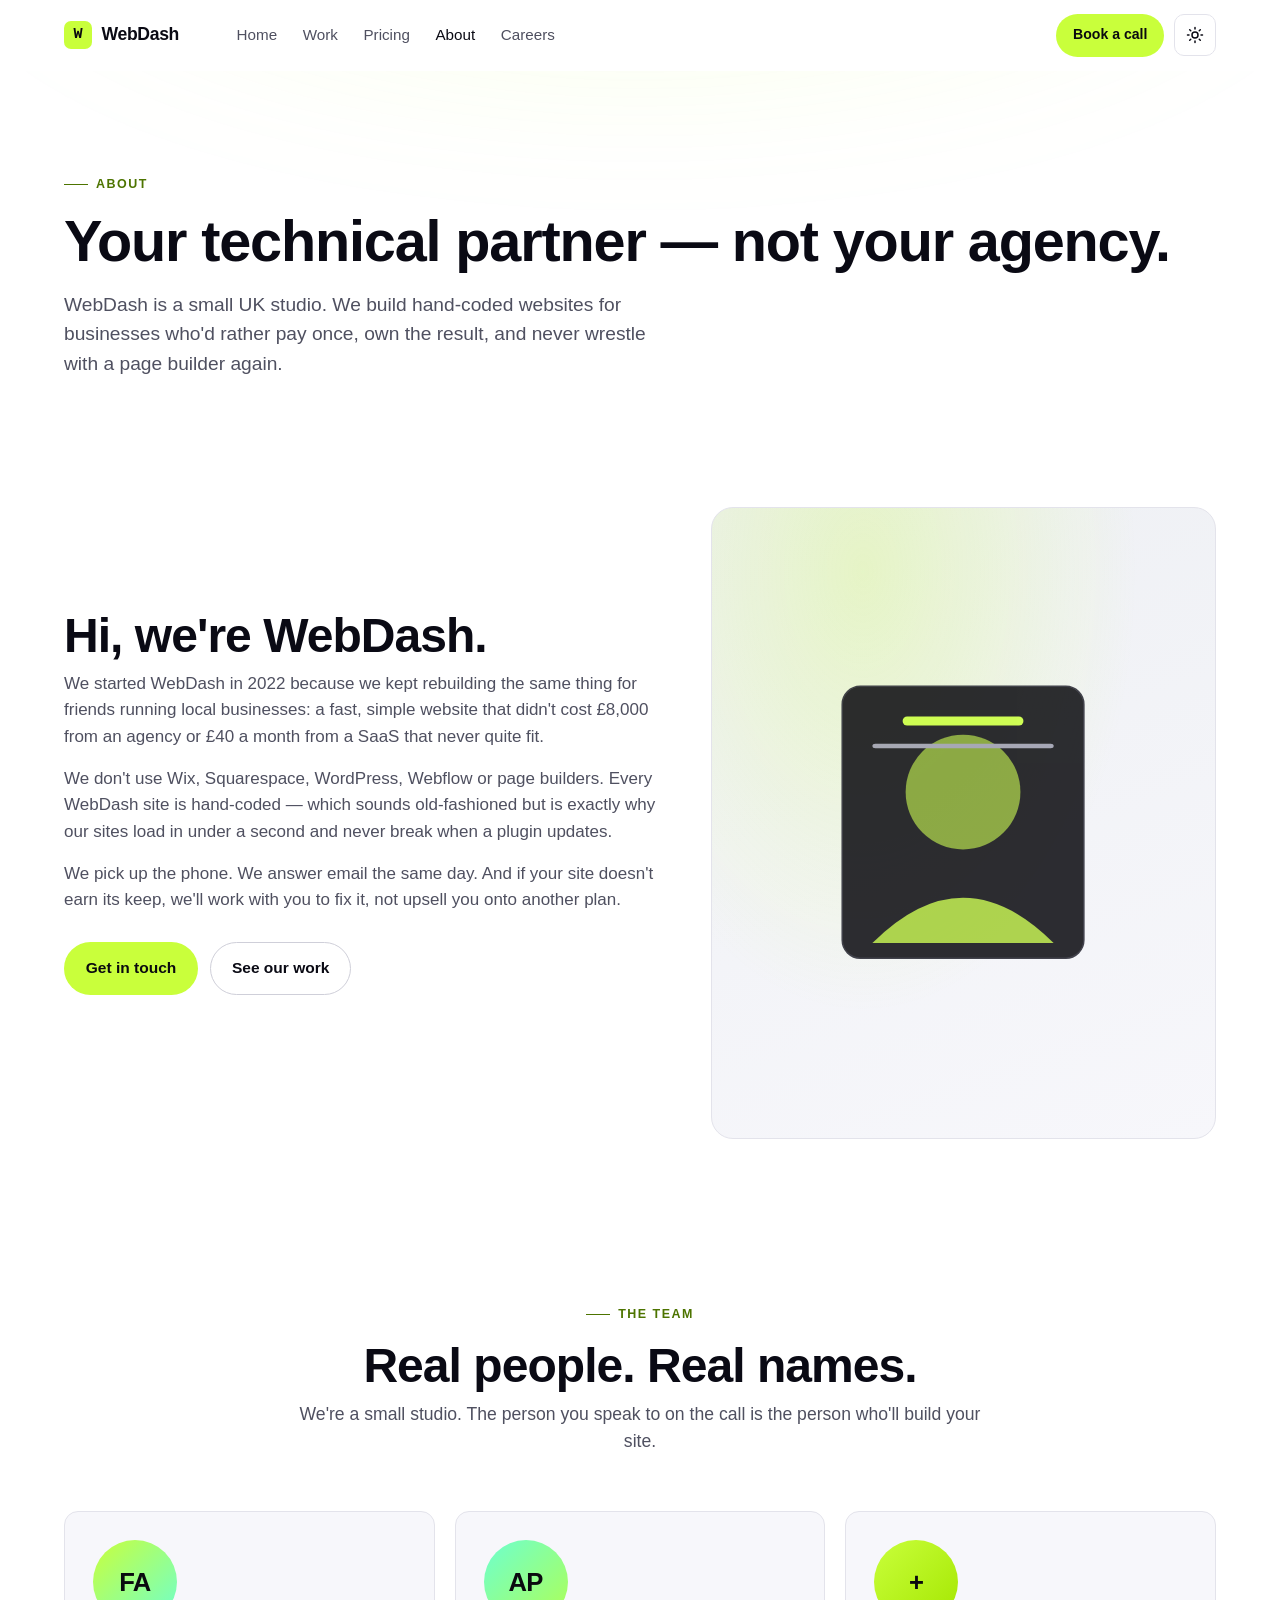
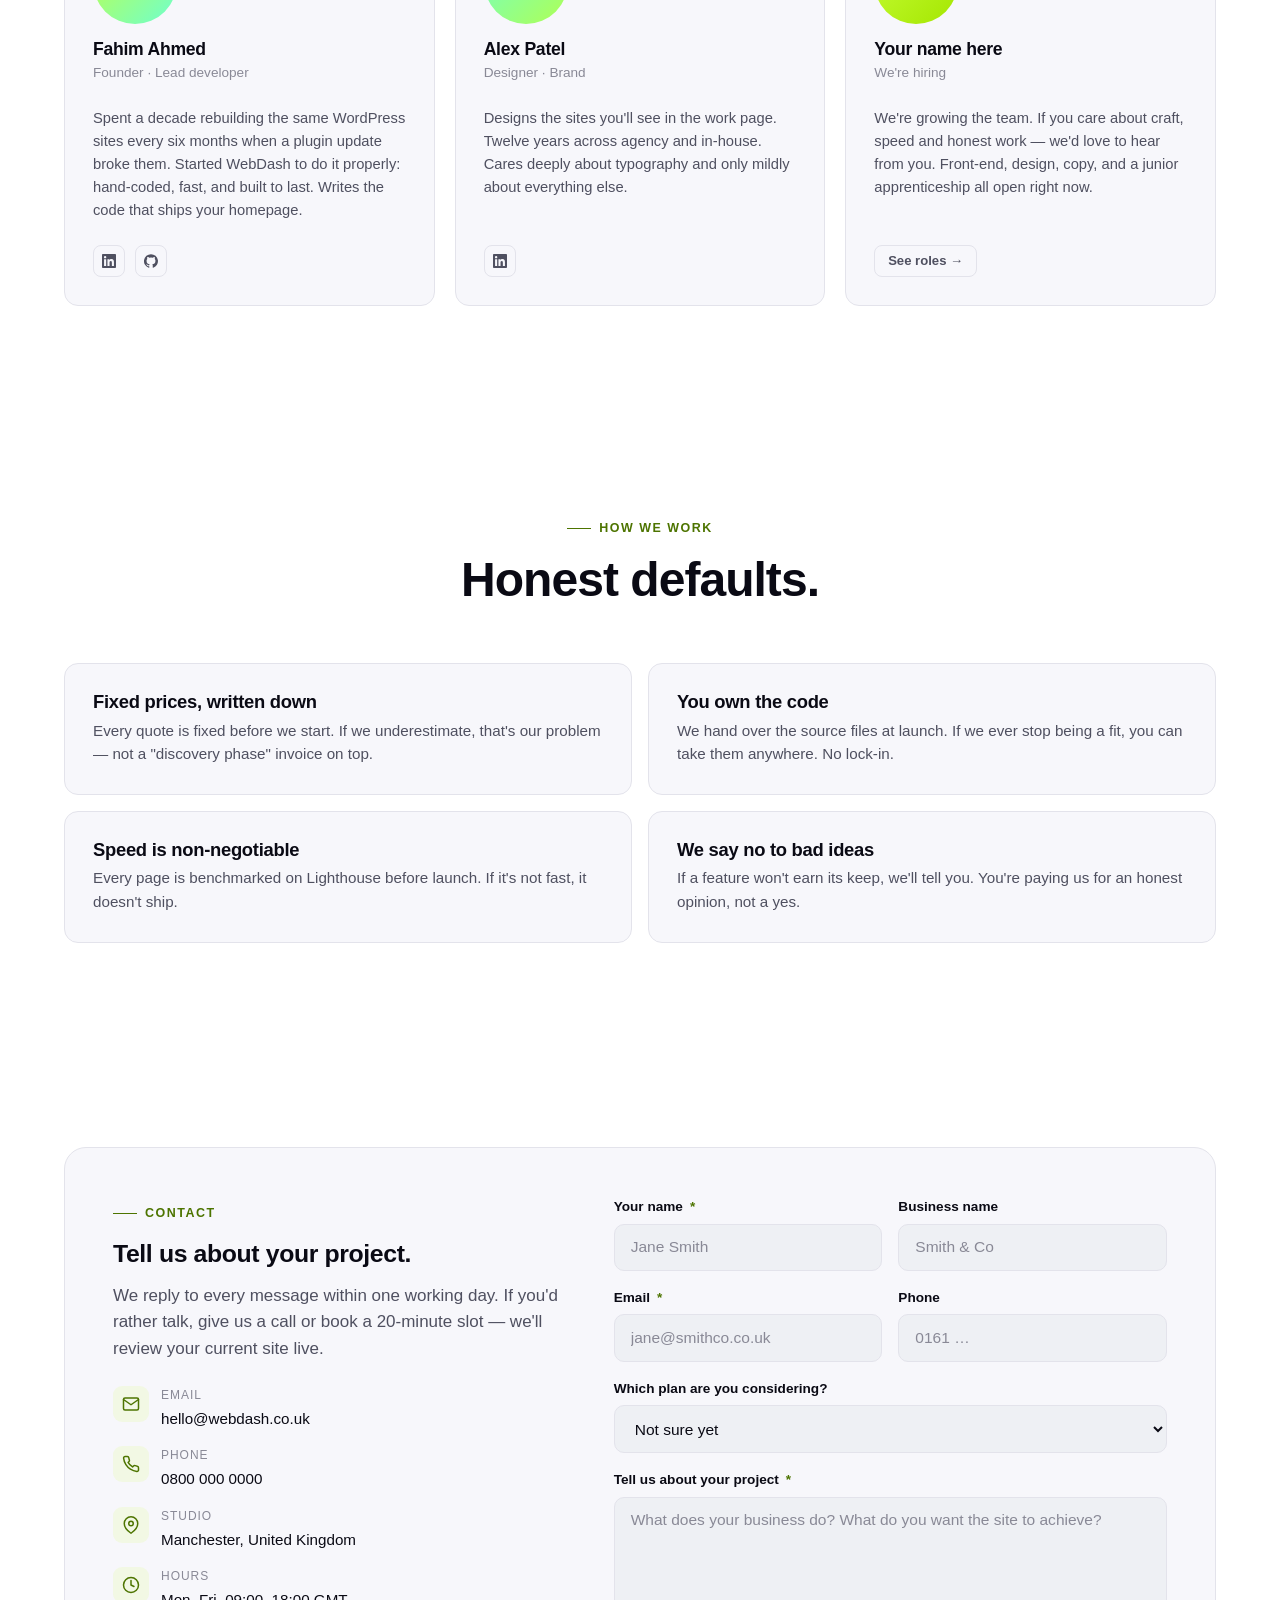
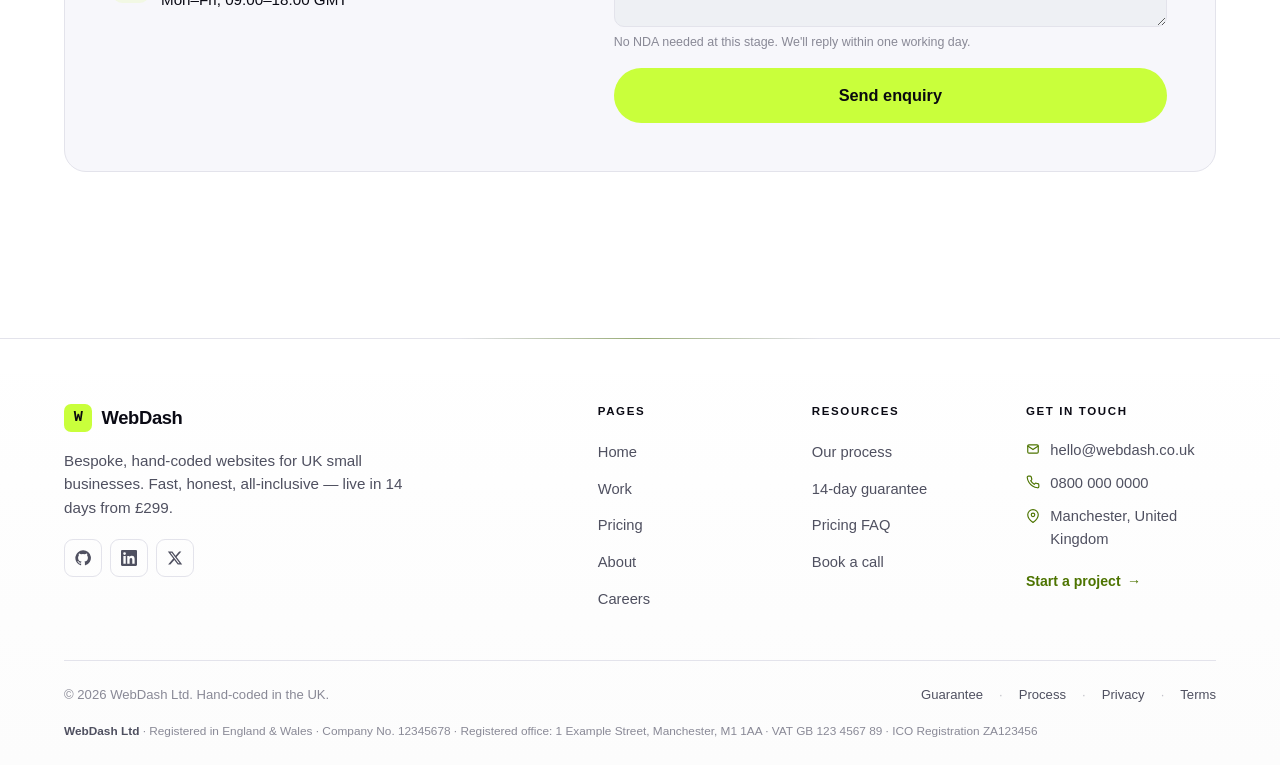
<file: about.html>
<!doctype html>
<html lang="en-GB">
<head>
  <meta charset="utf-8" />
  <meta name="viewport" content="width=device-width, initial-scale=1" />
  <title>About &amp; contact — WebDash</title>
  <meta name="description" content="Meet your technical partner. WebDash is a UK-based studio building bespoke, hand-coded websites for small businesses." />
  <meta name="theme-color" content="#0a0a0f" />
  <link rel="icon" href="assets/favicon.svg" type="image/svg+xml" />
  <link rel="canonical" href="https://www.webdash.co.uk/about.html" />
  <script>(function(){try{var t=localStorage.getItem('theme');if(!t)t=matchMedia('(prefers-color-scheme: light)').matches?'light':'dark';if(t==='light')document.documentElement.setAttribute('data-theme','light')}catch(e){}})();</script>
  <link rel="stylesheet" href="assets/styles.css" />
</head>
<body>
  <header class="nav" data-nav>
    <div class="container nav-inner">
      <a href="./" class="brand"><span class="brand-mark">W</span><span>WebDash</span></a>
      <nav aria-label="Primary">
        <ul class="nav-links">
          <li><a href="./">Home</a></li>
          <li><a href="work.html">Work</a></li>
          <li><a href="pricing.html">Pricing</a></li>
          <li><a href="about.html" aria-current="page">About</a></li>
          <li><a href="careers.html">Careers</a></li>
        </ul>
      </nav>
      <a href="#contact" class="btn btn-primary btn-sm nav-cta">Book a call</a>
      <button class="theme-toggle" data-theme-toggle type="button" aria-label="Toggle colour theme">
        <svg class="t-moon" viewBox="0 0 24 24" fill="none" stroke="currentColor" stroke-width="2" stroke-linecap="round" stroke-linejoin="round" aria-hidden="true"><path d="M21 12.79A9 9 0 1 1 11.21 3 7 7 0 0 0 21 12.79z"/></svg>
        <svg class="t-sun" viewBox="0 0 24 24" fill="none" stroke="currentColor" stroke-width="2" stroke-linecap="round" stroke-linejoin="round" aria-hidden="true"><circle cx="12" cy="12" r="4"/><path d="M12 2v2M12 20v2M4.93 4.93l1.41 1.41M17.66 17.66l1.41 1.41M2 12h2M20 12h2M4.93 19.07l1.41-1.41M17.66 6.34l1.41-1.41"/></svg>
      </button>
      <button class="nav-toggle" data-nav-toggle aria-label="Toggle menu" aria-expanded="false">
        <svg viewBox="0 0 24 24" fill="none" stroke="currentColor" stroke-width="2" stroke-linecap="round" aria-hidden="true"><line x1="3" y1="6" x2="21" y2="6"/><line x1="3" y1="12" x2="21" y2="12"/><line x1="3" y1="18" x2="21" y2="18"/></svg>
      </button>
    </div>
    <div class="nav-mobile">
      <ul>
        <li><a href="./">Home</a></li>
        <li><a href="work.html">Work</a></li>
        <li><a href="pricing.html">Pricing</a></li>
        <li><a href="about.html" aria-current="page">About</a></li>
        <li><a href="careers.html">Careers</a></li>
      </ul>
      <a href="#contact" class="btn btn-primary btn-block">Book a call</a>
    </div>
  </header>

  <main>
    <section class="page-header">
      <div class="container">
        <span class="eyebrow">About</span>
        <h1>Your technical partner — not your agency.</h1>
        <p class="lead">WebDash is a small UK studio. We build hand-coded websites for businesses who'd rather pay once, own the result, and never wrestle with a page builder again.</p>
      </div>
    </section>

    <section class="section-tight">
      <div class="container">
        <div class="about-hero">
          <div>
            <h2>Hi, we're WebDash.</h2>
            <p>We started WebDash in 2022 because we kept rebuilding the same thing for friends running local businesses: a fast, simple website that didn't cost £8,000 from an agency or £40 a month from a SaaS that never quite fit.</p>
            <p>We don't use Wix, Squarespace, WordPress, Webflow or page builders. Every WebDash site is hand-coded — which sounds old-fashioned but is exactly why our sites load in under a second and never break when a plugin updates.</p>
            <p>We pick up the phone. We answer email the same day. And if your site doesn't earn its keep, we'll work with you to fix it, not upsell you onto another plan.</p>
            <div class="hero-actions" style="margin-top:1.75rem;">
              <a href="#contact" class="btn btn-primary">Get in touch</a>
              <a href="work.html" class="btn btn-ghost">See our work</a>
            </div>
          </div>
          <div class="about-photo" aria-hidden="true">
            <svg viewBox="0 0 200 240" xmlns="http://www.w3.org/2000/svg">
              <rect x="20" y="30" width="160" height="180" rx="12" fill="#0a0a0f" stroke="#23232e"/>
              <circle cx="100" cy="100" r="38" fill="#c9ff3b" opacity="0.6"/>
              <path d="M40 200 Q100 140 160 200" fill="#c9ff3b" opacity="0.8"/>
              <rect x="60" y="50" width="80" height="6" rx="3" fill="#c9ff3b"/>
              <rect x="40" y="68" width="120" height="3" rx="2" fill="#9b9bad"/>
            </svg>
          </div>
        </div>
      </div>
    </section>

    <!-- TEAM -->
    <!-- TODO: Replace placeholder team members with real names, photos and bios. The avatars are CSS gradient circles; swap for <img src="..."> when you have real photos. -->
    <section class="section">
      <div class="container">
        <div class="section-head">
          <span class="eyebrow">The team</span>
          <h2>Real people. Real names.</h2>
          <p>We're a small studio. The person you speak to on the call is the person who'll build your site.</p>
        </div>
        <div class="team">

          <article class="member">
            <div class="member-photo" style="--avatar-from:#c9ff3b;--avatar-to:#6dffd0;" aria-hidden="true">FA</div>
            <div>
              <h3 class="member-name">Fahim Ahmed</h3>
              <p class="member-role">Founder · Lead developer</p>
            </div>
            <p class="member-bio">Spent a decade rebuilding the same WordPress sites every six months when a plugin update broke them. Started WebDash to do it properly: hand-coded, fast, and built to last. Writes the code that ships your homepage.</p>
            <div class="member-links">
              <a href="#" rel="noopener" aria-label="LinkedIn"><svg viewBox="0 0 24 24" fill="currentColor" aria-hidden="true"><path d="M20.45 20.45h-3.55v-5.57c0-1.33-.02-3.04-1.85-3.04-1.85 0-2.13 1.45-2.13 2.94v5.67H9.37V9h3.41v1.56h.05c.48-.9 1.64-1.85 3.37-1.85 3.6 0 4.27 2.37 4.27 5.46v6.28zM5.34 7.43a2.06 2.06 0 1 1 0-4.13 2.06 2.06 0 0 1 0 4.13zM7.12 20.45H3.56V9h3.56v11.45zM22.22 0H1.77C.79 0 0 .77 0 1.72v20.56C0 23.23.79 24 1.77 24h20.45c.98 0 1.78-.77 1.78-1.72V1.72C24 .77 23.2 0 22.22 0z"/></svg></a>
              <a href="#" rel="noopener" aria-label="GitHub"><svg viewBox="0 0 24 24" fill="currentColor" aria-hidden="true"><path d="M12 .3a12 12 0 0 0-3.79 23.4c.6.1.82-.26.82-.58v-2.06c-3.34.73-4.04-1.61-4.04-1.61-.55-1.39-1.34-1.76-1.34-1.76-1.08-.74.09-.73.09-.73 1.2.09 1.83 1.24 1.83 1.24 1.07 1.83 2.81 1.3 3.5.99.1-.78.42-1.31.76-1.61-2.67-.3-5.47-1.33-5.47-5.93 0-1.31.47-2.38 1.24-3.22-.13-.3-.54-1.52.11-3.18 0 0 1.01-.32 3.3 1.23a11.5 11.5 0 0 1 6 0c2.29-1.55 3.3-1.23 3.3-1.23.65 1.66.24 2.88.12 3.18.77.84 1.23 1.91 1.23 3.22 0 4.61-2.81 5.62-5.49 5.92.43.37.81 1.1.81 2.22v3.29c0 .32.21.69.83.58A12 12 0 0 0 12 .3"/></svg></a>
            </div>
          </article>

          <article class="member">
            <div class="member-photo" style="--avatar-from:#6dffd0;--avatar-to:#b0ff52;" aria-hidden="true">AP</div>
            <div>
              <h3 class="member-name">Alex Patel</h3>
              <p class="member-role">Designer · Brand</p>
            </div>
            <p class="member-bio">Designs the sites you'll see in the work page. Twelve years across agency and in-house. Cares deeply about typography and only mildly about everything else.</p>
            <div class="member-links">
              <a href="#" rel="noopener" aria-label="LinkedIn"><svg viewBox="0 0 24 24" fill="currentColor" aria-hidden="true"><path d="M20.45 20.45h-3.55v-5.57c0-1.33-.02-3.04-1.85-3.04-1.85 0-2.13 1.45-2.13 2.94v5.67H9.37V9h3.41v1.56h.05c.48-.9 1.64-1.85 3.37-1.85 3.6 0 4.27 2.37 4.27 5.46v6.28zM5.34 7.43a2.06 2.06 0 1 1 0-4.13 2.06 2.06 0 0 1 0 4.13zM7.12 20.45H3.56V9h3.56v11.45zM22.22 0H1.77C.79 0 0 .77 0 1.72v20.56C0 23.23.79 24 1.77 24h20.45c.98 0 1.78-.77 1.78-1.72V1.72C24 .77 23.2 0 22.22 0z"/></svg></a>
            </div>
          </article>

          <article class="member">
            <div class="member-photo" style="--avatar-from:#c9ff3b;--avatar-to:#a4e600;" aria-hidden="true">+</div>
            <div>
              <h3 class="member-name">Your name here</h3>
              <p class="member-role">We're hiring</p>
            </div>
            <p class="member-bio">We're growing the team. If you care about craft, speed and honest work — we'd love to hear from you. Front-end, design, copy, and a junior apprenticeship all open right now.</p>
            <div class="member-links">
              <a href="careers.html" aria-label="See open roles" class="accent" style="width:auto;padding:0 .8rem;font-weight:600;font-size:.82rem;">See roles →</a>
            </div>
          </article>

        </div>
      </div>
    </section>

    <section class="section">
      <div class="container">
        <div class="section-head">
          <span class="eyebrow">How we work</span>
          <h2>Honest defaults.</h2>
        </div>
        <div class="values">
          <article class="card">
            <h3>Fixed prices, written down</h3>
            <p>Every quote is fixed before we start. If we underestimate, that's our problem — not a "discovery phase" invoice on top.</p>
          </article>
          <article class="card">
            <h3>You own the code</h3>
            <p>We hand over the source files at launch. If we ever stop being a fit, you can take them anywhere. No lock-in.</p>
          </article>
          <article class="card">
            <h3>Speed is non-negotiable</h3>
            <p>Every page is benchmarked on Lighthouse before launch. If it's not fast, it doesn't ship.</p>
          </article>
          <article class="card">
            <h3>We say no to bad ideas</h3>
            <p>If a feature won't earn its keep, we'll tell you. You're paying us for an honest opinion, not a yes.</p>
          </article>
        </div>
      </div>
    </section>

    <section class="section" id="contact">
      <div class="container">
        <div class="contact">
          <div class="contact-info">
            <span class="eyebrow">Contact</span>
            <h3>Tell us about your project.</h3>
            <p>We reply to every message within one working day. If you'd rather talk, give us a call or book a 20-minute slot — we'll review your current site live.</p>
            <ul class="contact-list">
              <li>
                <span class="contact-icon" aria-hidden="true">
                  <svg viewBox="0 0 24 24" fill="none" stroke="currentColor" stroke-width="2" stroke-linecap="round" stroke-linejoin="round"><path d="M4 4h16c1.1 0 2 .9 2 2v12c0 1.1-.9 2-2 2H4c-1.1 0-2-.9-2-2V6c0-1.1.9-2 2-2z"/><polyline points="22,6 12,13 2,6"/></svg>
                </span>
                <div>
                  <span class="label">Email</span>
                  <a href="mailto:hello@webdash.co.uk">hello@webdash.co.uk</a>
                </div>
              </li>
              <li>
                <span class="contact-icon" aria-hidden="true">
                  <svg viewBox="0 0 24 24" fill="none" stroke="currentColor" stroke-width="2" stroke-linecap="round" stroke-linejoin="round"><path d="M22 16.92v3a2 2 0 0 1-2.18 2 19.79 19.79 0 0 1-8.63-3.07 19.5 19.5 0 0 1-6-6 19.79 19.79 0 0 1-3.07-8.67A2 2 0 0 1 4.11 2h3a2 2 0 0 1 2 1.72c.13.96.37 1.9.72 2.81a2 2 0 0 1-.45 2.11L8.09 9.91a16 16 0 0 0 6 6l1.27-1.27a2 2 0 0 1 2.11-.45c.91.35 1.85.59 2.81.72A2 2 0 0 1 22 16.92z"/></svg>
                </span>
                <div>
                  <span class="label">Phone</span>
                  <a href="tel:+448000000000">0800 000 0000</a>
                </div>
              </li>
              <li>
                <span class="contact-icon" aria-hidden="true">
                  <svg viewBox="0 0 24 24" fill="none" stroke="currentColor" stroke-width="2" stroke-linecap="round" stroke-linejoin="round"><path d="M21 10c0 7-9 13-9 13s-9-6-9-13a9 9 0 0 1 18 0z"/><circle cx="12" cy="10" r="3"/></svg>
                </span>
                <div>
                  <span class="label">Studio</span>
                  <span>Manchester, United Kingdom</span>
                </div>
              </li>
              <li>
                <span class="contact-icon" aria-hidden="true">
                  <svg viewBox="0 0 24 24" fill="none" stroke="currentColor" stroke-width="2" stroke-linecap="round" stroke-linejoin="round"><circle cx="12" cy="12" r="10"/><polyline points="12 6 12 12 16 14"/></svg>
                </span>
                <div>
                  <span class="label">Hours</span>
                  <span>Mon–Fri, 09:00–18:00 GMT</span>
                </div>
              </li>
            </ul>
          </div>

          <form class="form" action="mailto:hello@webdash.co.uk" method="post" enctype="text/plain" aria-label="Project enquiry">
            <div class="form-row">
              <div class="field">
                <label for="name">Your name <span class="req" aria-hidden="true">*</span></label>
                <input id="name" name="name" type="text" required autocomplete="name" placeholder="Jane Smith" />
              </div>
              <div class="field">
                <label for="business">Business name</label>
                <input id="business" name="business" type="text" autocomplete="organization" placeholder="Smith &amp; Co" />
              </div>
            </div>
            <div class="form-row">
              <div class="field">
                <label for="email">Email <span class="req" aria-hidden="true">*</span></label>
                <input id="email" name="email" type="email" required autocomplete="email" placeholder="jane@smithco.co.uk" />
              </div>
              <div class="field">
                <label for="phone">Phone</label>
                <input id="phone" name="phone" type="tel" autocomplete="tel" placeholder="0161 …" />
              </div>
            </div>
            <div class="field">
              <label for="plan">Which plan are you considering?</label>
              <select id="plan" name="plan">
                <option>Not sure yet</option>
                <option>The Launch — £299</option>
                <option>The Growth — £599</option>
                <option>The Scale — £1,299</option>
                <option>Custom project</option>
              </select>
            </div>
            <div class="field">
              <label for="message">Tell us about your project <span class="req" aria-hidden="true">*</span></label>
              <textarea id="message" name="message" required placeholder="What does your business do? What do you want the site to achieve?"></textarea>
              <span class="field-note">No NDA needed at this stage. We'll reply within one working day.</span>
            </div>
            <button type="submit" class="btn btn-primary btn-lg">Send enquiry</button>
          </form>
        </div>
      </div>
    </section>
  </main>

  <footer class="footer">
    <div class="container">
      <div class="footer-top">
        <div class="footer-brand">
          <a href="./" class="brand" aria-label="WebDash home">
            <span class="brand-mark">W</span>
            <span>WebDash</span>
          </a>
          <p class="footer-tagline">Bespoke, hand-coded websites for UK small businesses. Fast, honest, all-inclusive — live in 14 days from £299.</p>
          <div class="footer-social">
            <a href="https://github.com/" rel="noopener" aria-label="GitHub">
              <svg viewBox="0 0 24 24" fill="currentColor" aria-hidden="true"><path d="M12 .5a11.5 11.5 0 0 0-3.63 22.41c.58.1.79-.25.79-.56v-2c-3.2.7-3.88-1.37-3.88-1.37a3 3 0 0 0-1.27-1.7c-1.04-.71.08-.7.08-.7a2.4 2.4 0 0 1 1.74 1.18 2.43 2.43 0 0 0 3.32.96 2.45 2.45 0 0 1 .73-1.53c-2.55-.29-5.23-1.28-5.23-5.7a4.46 4.46 0 0 1 1.18-3.1 4.16 4.16 0 0 1 .12-3.06s.96-.31 3.16 1.18a10.86 10.86 0 0 1 5.76 0c2.2-1.49 3.16-1.18 3.16-1.18a4.16 4.16 0 0 1 .12 3.06 4.46 4.46 0 0 1 1.18 3.1c0 4.43-2.69 5.4-5.25 5.69a2.74 2.74 0 0 1 .78 2.13v3.16c0 .31.2.67.8.55A11.5 11.5 0 0 0 12 .5Z"/></svg>
            </a>
            <a href="https://www.linkedin.com/" rel="noopener" aria-label="LinkedIn">
              <svg viewBox="0 0 24 24" fill="currentColor" aria-hidden="true"><path d="M20.45 20.45h-3.55v-5.57c0-1.33-.02-3.04-1.85-3.04-1.85 0-2.13 1.45-2.13 2.94v5.67H9.36V9h3.4v1.56h.05a3.73 3.73 0 0 1 3.36-1.84c3.6 0 4.27 2.37 4.27 5.45v6.28ZM5.34 7.43a2.06 2.06 0 1 1 0-4.12 2.06 2.06 0 0 1 0 4.12ZM7.12 20.45H3.56V9h3.56v11.45ZM22.22 0H1.77C.79 0 0 .77 0 1.72v20.56C0 23.23.79 24 1.77 24h20.45C23.21 24 24 23.23 24 22.28V1.72C24 .77 23.21 0 22.22 0Z"/></svg>
            </a>
            <a href="https://x.com/" rel="noopener" aria-label="X (Twitter)">
              <svg viewBox="0 0 24 24" fill="currentColor" aria-hidden="true"><path d="M18.244 2.25h3.308l-7.227 8.26 8.502 11.24H16.17l-5.214-6.817L4.99 21.75H1.68l7.73-8.835L1.254 2.25H8.08l4.713 6.231 5.45-6.231Zm-1.161 17.52h1.833L7.084 4.126H5.117l11.966 15.644Z"/></svg>
            </a>
          </div>
        </div>

        <div class="footer-cols">
          <div>
            <h5>Pages</h5>
            <ul>
              <li><a href="./">Home</a></li>
              <li><a href="work.html">Work</a></li>
              <li><a href="pricing.html">Pricing</a></li>
              <li><a href="about.html">About</a></li>
              <li><a href="careers.html">Careers</a></li>
            </ul>
          </div>
          <div>
            <h5>Resources</h5>
            <ul>
              <li><a href="process.html">Our process</a></li>
              <li><a href="guarantee.html">14-day guarantee</a></li>
              <li><a href="pricing.html#faq">Pricing FAQ</a></li>
              <li><a href="about.html#contact">Book a call</a></li>
            </ul>
          </div>
          <div class="footer-contact">
            <h5>Get in touch</h5>
            <ul>
              <li>
                <svg viewBox="0 0 24 24" fill="none" stroke="currentColor" stroke-width="2" stroke-linecap="round" stroke-linejoin="round" aria-hidden="true"><rect x="3" y="5" width="18" height="14" rx="2"/><path d="m3 7 9 6 9-6"/></svg>
                <a href="mailto:hello@webdash.co.uk">hello@webdash.co.uk</a>
              </li>
              <li>
                <svg viewBox="0 0 24 24" fill="none" stroke="currentColor" stroke-width="2" stroke-linecap="round" stroke-linejoin="round" aria-hidden="true"><path d="M22 16.92v3a2 2 0 0 1-2.18 2 19.79 19.79 0 0 1-8.63-3.07 19.5 19.5 0 0 1-6-6 19.79 19.79 0 0 1-3.07-8.67A2 2 0 0 1 4.11 2h3a2 2 0 0 1 2 1.72c.13.96.36 1.9.7 2.81a2 2 0 0 1-.45 2.11L8.09 9.91a16 16 0 0 0 6 6l1.27-1.27a2 2 0 0 1 2.11-.45c.91.34 1.85.57 2.81.7A2 2 0 0 1 22 16.92Z"/></svg>
                <a href="tel:+448000000000">0800 000 0000</a>
              </li>
              <li>
                <svg viewBox="0 0 24 24" fill="none" stroke="currentColor" stroke-width="2" stroke-linecap="round" stroke-linejoin="round" aria-hidden="true"><path d="M21 10c0 7-9 13-9 13s-9-6-9-13a9 9 0 0 1 18 0Z"/><circle cx="12" cy="10" r="3"/></svg>
                <span>Manchester, United Kingdom</span>
              </li>
            </ul>
            <a href="about.html#contact" class="footer-cta">Start a project</a>
          </div>
        </div>
      </div>

      <div class="footer-bottom">
        <span>© <span id="y">2026</span> WebDash Ltd. Hand-coded in the UK.</span>
        <div class="footer-legal-links">
          <a href="guarantee.html">Guarantee</a>
          <span class="sep">·</span>
          <a href="process.html">Process</a>
          <span class="sep">·</span>
          <a href="#privacy">Privacy</a>
          <span class="sep">·</span>
          <a href="#terms">Terms</a>
        </div>
      </div>

      <!-- TODO: Replace these placeholder legitimacy details with your real Companies House number, VAT registration, ICO registration, and registered office address before going live. -->
      <div class="footer-legal">
        <strong>WebDash Ltd</strong> · Registered in England &amp; Wales · Company No. 12345678 · Registered office: 1 Example Street, Manchester, M1 1AA · VAT GB 123 4567 89 · ICO Registration ZA123456
      </div>
    </div>
  </footer>

  <script src="assets/nav.js" defer></script>
  <script>document.getElementById('y').textContent = new Date().getFullYear();</script>
</body>
</html>
</file>
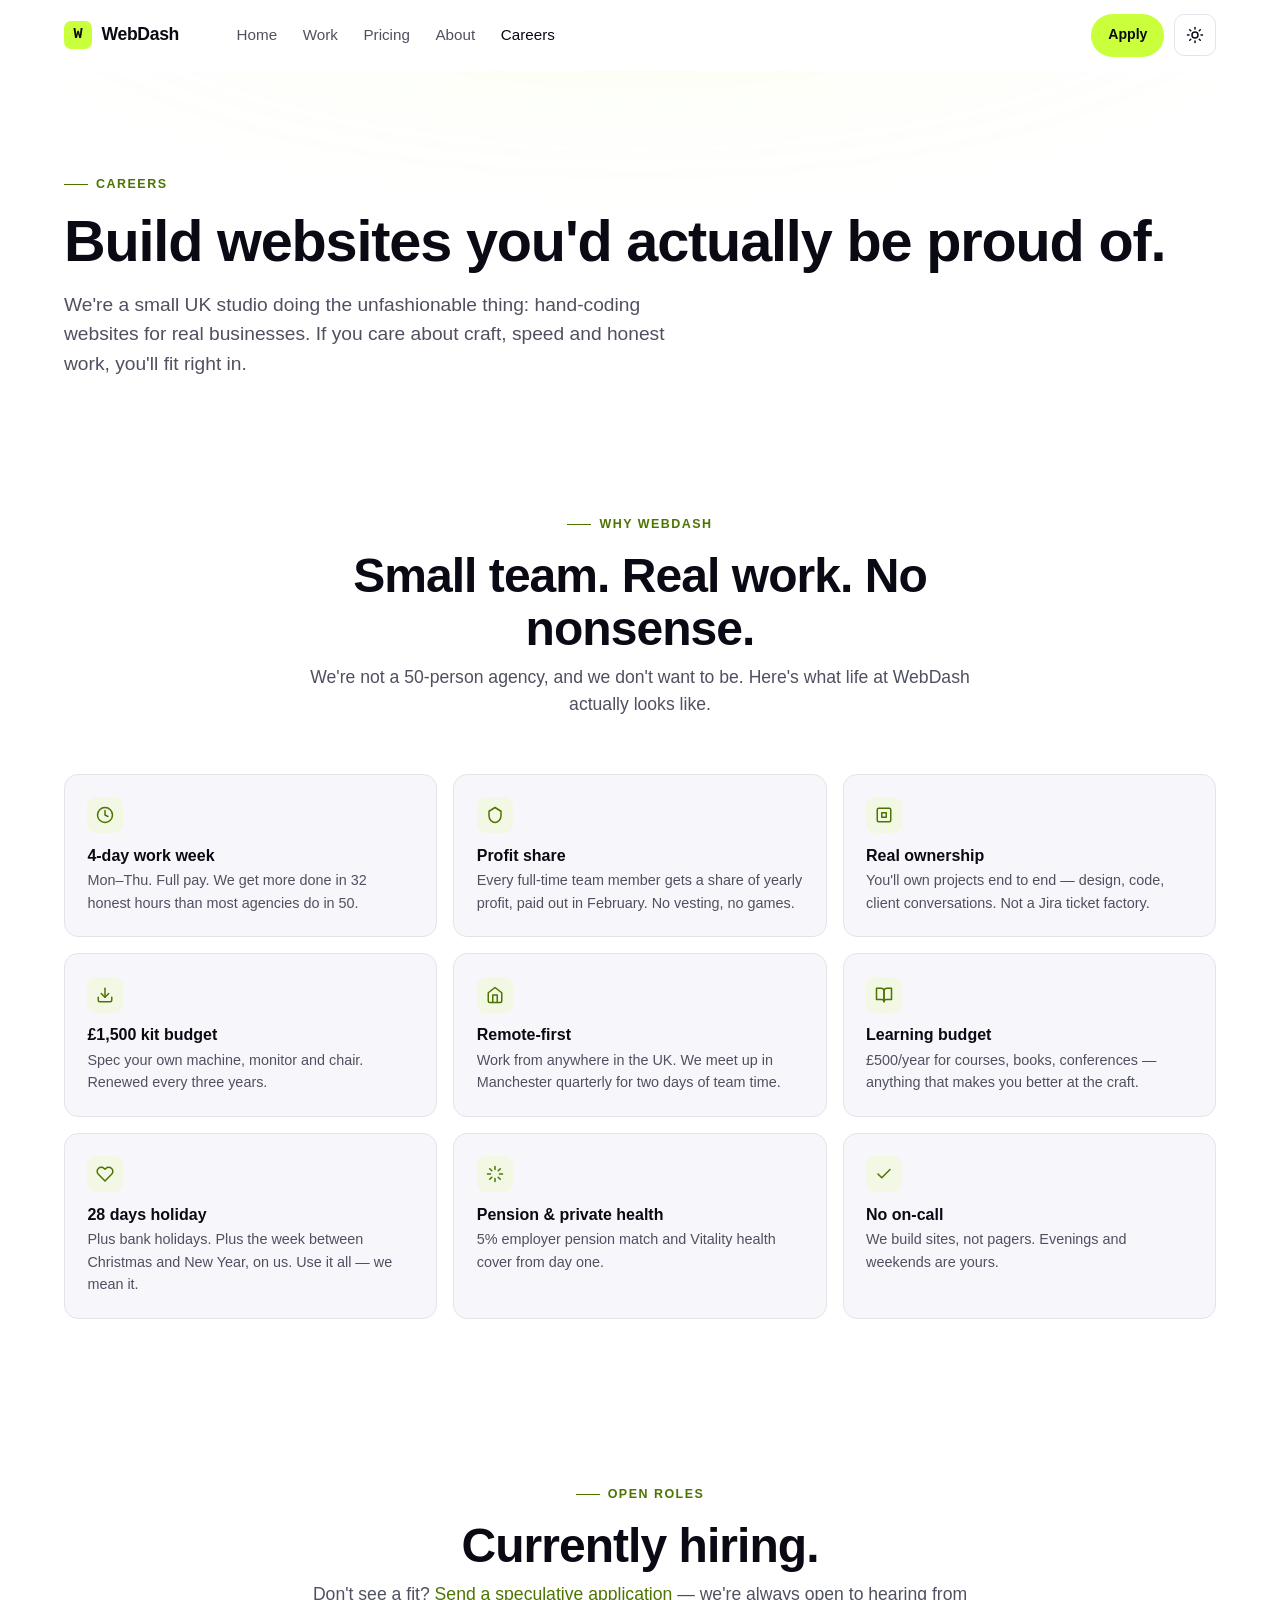
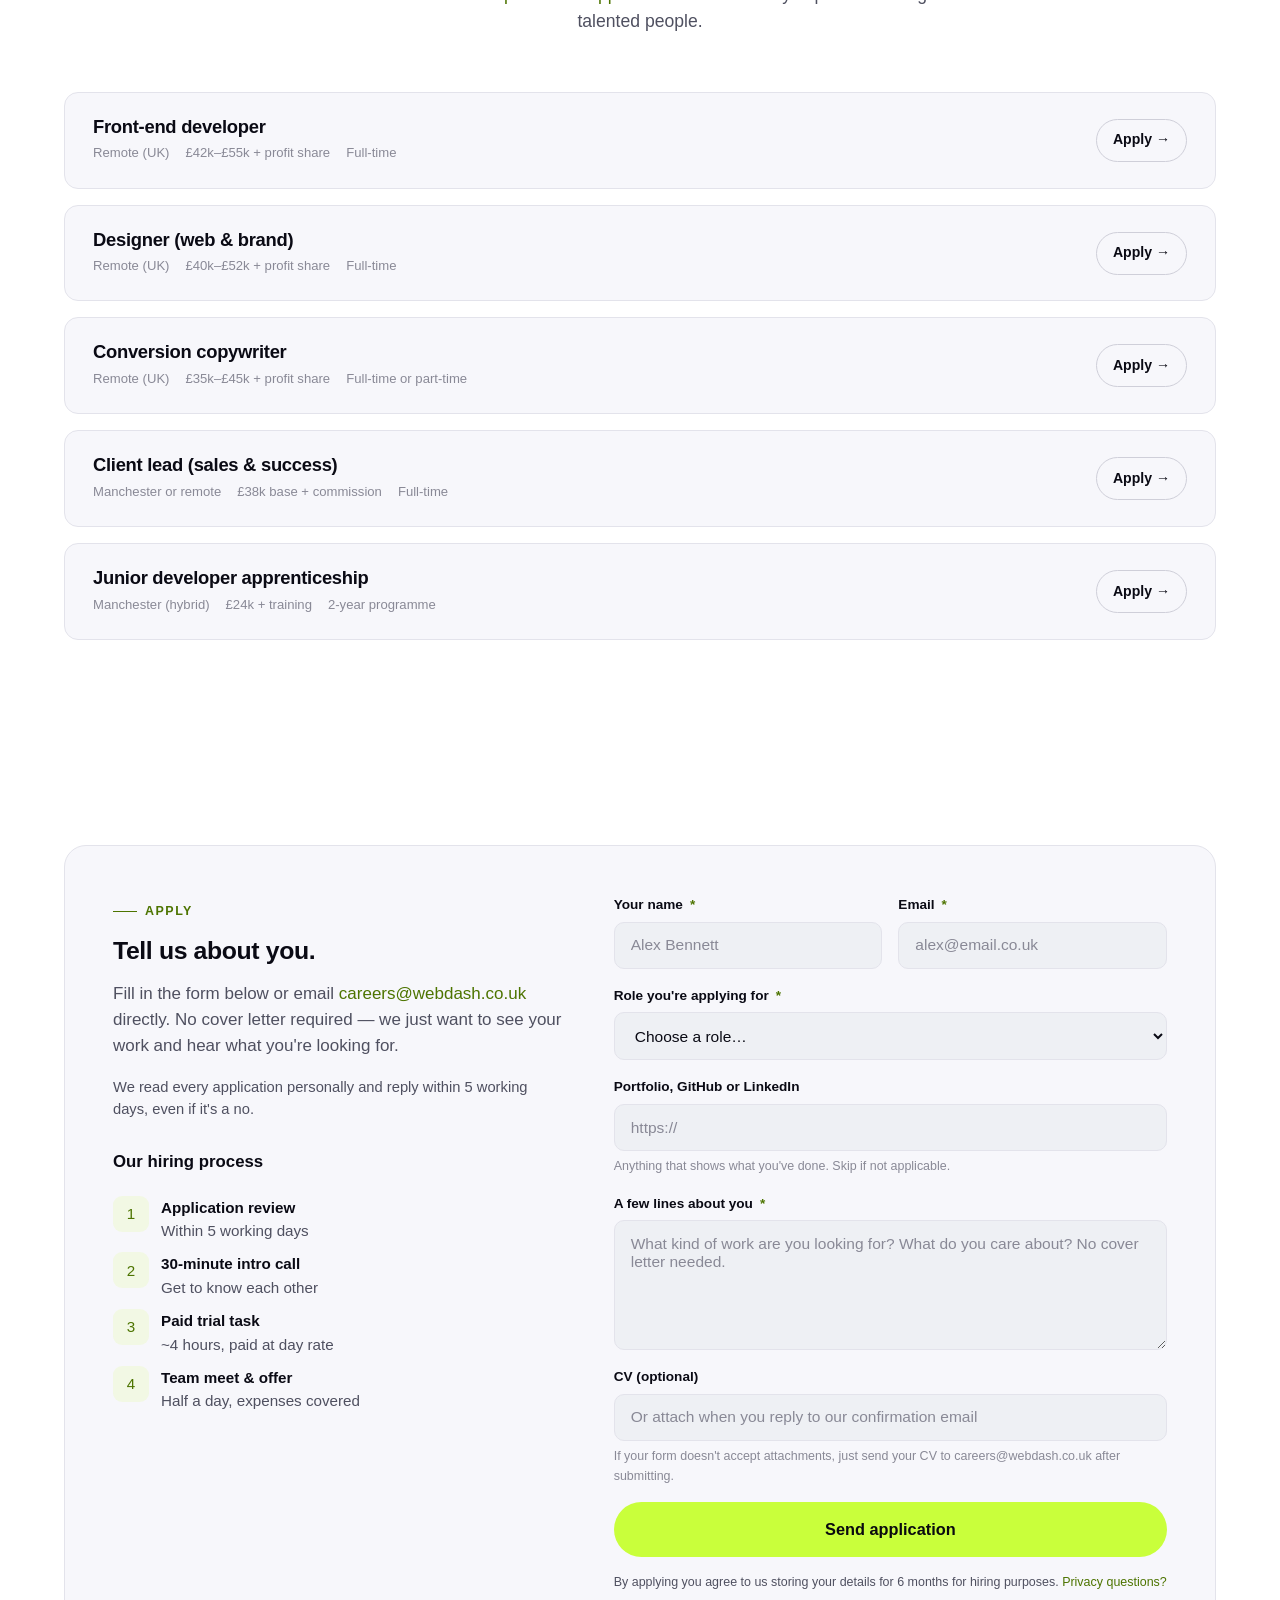
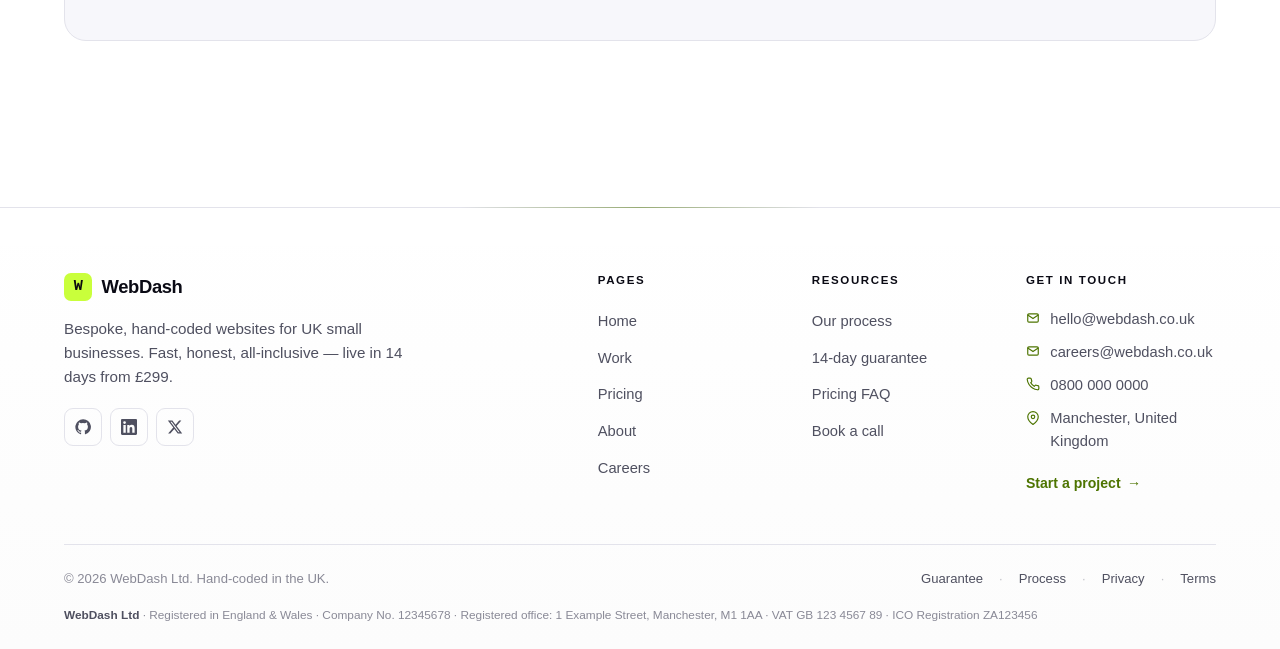
<file: careers.html>
<!doctype html>
<html lang="en-GB">
<head>
  <meta charset="utf-8" />
  <meta name="viewport" content="width=device-width, initial-scale=1" />
  <title>Careers — WebDash</title>
  <meta name="description" content="Work at WebDash — a small UK studio building hand-coded websites for real businesses. Open roles for developers, designers and writers." />
  <meta name="theme-color" content="#0a0a0f" />
  <link rel="icon" href="assets/favicon.svg" type="image/svg+xml" />
  <link rel="canonical" href="https://www.webdash.co.uk/careers.html" />
  <script>(function(){try{var t=localStorage.getItem('theme');if(!t)t=matchMedia('(prefers-color-scheme: light)').matches?'light':'dark';if(t==='light')document.documentElement.setAttribute('data-theme','light')}catch(e){}})();</script>
  <link rel="stylesheet" href="assets/styles.css" />
</head>
<body>
  <header class="nav" data-nav>
    <div class="container nav-inner">
      <a href="./" class="brand"><span class="brand-mark">W</span><span>WebDash</span></a>
      <nav aria-label="Primary">
        <ul class="nav-links">
          <li><a href="./">Home</a></li>
          <li><a href="work.html">Work</a></li>
          <li><a href="pricing.html">Pricing</a></li>
          <li><a href="about.html">About</a></li>
          <li><a href="careers.html" aria-current="page">Careers</a></li>
        </ul>
      </nav>
      <a href="#apply" class="btn btn-primary btn-sm nav-cta">Apply</a>
      <button class="theme-toggle" data-theme-toggle type="button" aria-label="Toggle colour theme">
        <svg class="t-moon" viewBox="0 0 24 24" fill="none" stroke="currentColor" stroke-width="2" stroke-linecap="round" stroke-linejoin="round" aria-hidden="true"><path d="M21 12.79A9 9 0 1 1 11.21 3 7 7 0 0 0 21 12.79z"/></svg>
        <svg class="t-sun" viewBox="0 0 24 24" fill="none" stroke="currentColor" stroke-width="2" stroke-linecap="round" stroke-linejoin="round" aria-hidden="true"><circle cx="12" cy="12" r="4"/><path d="M12 2v2M12 20v2M4.93 4.93l1.41 1.41M17.66 17.66l1.41 1.41M2 12h2M20 12h2M4.93 19.07l1.41-1.41M17.66 6.34l1.41-1.41"/></svg>
      </button>
      <button class="nav-toggle" data-nav-toggle aria-label="Toggle menu" aria-expanded="false">
        <svg viewBox="0 0 24 24" fill="none" stroke="currentColor" stroke-width="2" stroke-linecap="round" aria-hidden="true"><line x1="3" y1="6" x2="21" y2="6"/><line x1="3" y1="12" x2="21" y2="12"/><line x1="3" y1="18" x2="21" y2="18"/></svg>
      </button>
    </div>
    <div class="nav-mobile">
      <ul>
        <li><a href="./">Home</a></li>
        <li><a href="work.html">Work</a></li>
        <li><a href="pricing.html">Pricing</a></li>
        <li><a href="about.html">About</a></li>
        <li><a href="careers.html" aria-current="page">Careers</a></li>
      </ul>
      <a href="#apply" class="btn btn-primary btn-block">Apply</a>
    </div>
  </header>

  <main>
    <section class="page-header">
      <div class="container">
        <span class="eyebrow">Careers</span>
        <h1>Build websites you'd actually be proud of.</h1>
        <p class="lead">We're a small UK studio doing the unfashionable thing: hand-coding websites for real businesses. If you care about craft, speed and honest work, you'll fit right in.</p>
      </div>
    </section>

    <section class="section-tight">
      <div class="container">
        <div class="section-head">
          <span class="eyebrow">Why WebDash</span>
          <h2>Small team. Real work. No nonsense.</h2>
          <p>We're not a 50-person agency, and we don't want to be. Here's what life at WebDash actually looks like.</p>
        </div>
        <div class="perks">
          <article class="perk">
            <div class="perk-icon" aria-hidden="true">
              <svg viewBox="0 0 24 24" fill="none" stroke="currentColor" stroke-width="2" stroke-linecap="round" stroke-linejoin="round"><circle cx="12" cy="12" r="10"/><polyline points="12 6 12 12 16 14"/></svg>
            </div>
            <h4>4-day work week</h4>
            <p>Mon–Thu. Full pay. We get more done in 32 honest hours than most agencies do in 50.</p>
          </article>
          <article class="perk">
            <div class="perk-icon" aria-hidden="true">
              <svg viewBox="0 0 24 24" fill="none" stroke="currentColor" stroke-width="2" stroke-linecap="round" stroke-linejoin="round"><path d="M12 2 4 7v6c0 5 4 9 8 9s8-4 8-9V7l-8-5z"/></svg>
            </div>
            <h4>Profit share</h4>
            <p>Every full-time team member gets a share of yearly profit, paid out in February. No vesting, no games.</p>
          </article>
          <article class="perk">
            <div class="perk-icon" aria-hidden="true">
              <svg viewBox="0 0 24 24" fill="none" stroke="currentColor" stroke-width="2" stroke-linecap="round" stroke-linejoin="round"><rect x="3" y="3" width="18" height="18" rx="2"/><path d="M9 9h6v6H9z"/></svg>
            </div>
            <h4>Real ownership</h4>
            <p>You'll own projects end to end — design, code, client conversations. Not a Jira ticket factory.</p>
          </article>
          <article class="perk">
            <div class="perk-icon" aria-hidden="true">
              <svg viewBox="0 0 24 24" fill="none" stroke="currentColor" stroke-width="2" stroke-linecap="round" stroke-linejoin="round"><path d="M21 15v4a2 2 0 0 1-2 2H5a2 2 0 0 1-2-2v-4"/><polyline points="7 10 12 15 17 10"/><line x1="12" y1="15" x2="12" y2="3"/></svg>
            </div>
            <h4>£1,500 kit budget</h4>
            <p>Spec your own machine, monitor and chair. Renewed every three years.</p>
          </article>
          <article class="perk">
            <div class="perk-icon" aria-hidden="true">
              <svg viewBox="0 0 24 24" fill="none" stroke="currentColor" stroke-width="2" stroke-linecap="round" stroke-linejoin="round"><path d="M3 9l9-7 9 7v11a2 2 0 0 1-2 2H5a2 2 0 0 1-2-2z"/><polyline points="9 22 9 12 15 12 15 22"/></svg>
            </div>
            <h4>Remote-first</h4>
            <p>Work from anywhere in the UK. We meet up in Manchester quarterly for two days of team time.</p>
          </article>
          <article class="perk">
            <div class="perk-icon" aria-hidden="true">
              <svg viewBox="0 0 24 24" fill="none" stroke="currentColor" stroke-width="2" stroke-linecap="round" stroke-linejoin="round"><path d="M2 3h6a4 4 0 0 1 4 4v14a3 3 0 0 0-3-3H2z"/><path d="M22 3h-6a4 4 0 0 0-4 4v14a3 3 0 0 1 3-3h7z"/></svg>
            </div>
            <h4>Learning budget</h4>
            <p>£500/year for courses, books, conferences — anything that makes you better at the craft.</p>
          </article>
          <article class="perk">
            <div class="perk-icon" aria-hidden="true">
              <svg viewBox="0 0 24 24" fill="none" stroke="currentColor" stroke-width="2" stroke-linecap="round" stroke-linejoin="round"><path d="M20.84 4.61a5.5 5.5 0 0 0-7.78 0L12 5.67l-1.06-1.06a5.5 5.5 0 0 0-7.78 7.78L12 21.23l8.84-8.84a5.5 5.5 0 0 0 0-7.78z"/></svg>
            </div>
            <h4>28 days holiday</h4>
            <p>Plus bank holidays. Plus the week between Christmas and New Year, on us. Use it all — we mean it.</p>
          </article>
          <article class="perk">
            <div class="perk-icon" aria-hidden="true">
              <svg viewBox="0 0 24 24" fill="none" stroke="currentColor" stroke-width="2" stroke-linecap="round" stroke-linejoin="round"><path d="M12 2v4M12 18v4M4.93 4.93l2.83 2.83M16.24 16.24l2.83 2.83M2 12h4M18 12h4M4.93 19.07l2.83-2.83M16.24 7.76l2.83-2.83"/></svg>
            </div>
            <h4>Pension &amp; private health</h4>
            <p>5% employer pension match and Vitality health cover from day one.</p>
          </article>
          <article class="perk">
            <div class="perk-icon" aria-hidden="true">
              <svg viewBox="0 0 24 24" fill="none" stroke="currentColor" stroke-width="2" stroke-linecap="round" stroke-linejoin="round"><polyline points="20 6 9 17 4 12"/></svg>
            </div>
            <h4>No on-call</h4>
            <p>We build sites, not pagers. Evenings and weekends are yours.</p>
          </article>
        </div>
      </div>
    </section>

    <section class="section">
      <div class="container">
        <div class="section-head">
          <span class="eyebrow">Open roles</span>
          <h2>Currently hiring.</h2>
          <p>Don't see a fit? <a href="#apply" class="accent">Send a speculative application</a> — we're always open to hearing from talented people.</p>
        </div>
        <div class="role-list">

          <article class="role">
            <div>
              <h3>Front-end developer</h3>
              <div class="role-meta">
                <span>Remote (UK)</span>
                <span>£42k–£55k + profit share</span>
                <span>Full-time</span>
              </div>
            </div>
            <a href="#apply" class="btn btn-ghost btn-sm">Apply →</a>
          </article>

          <article class="role">
            <div>
              <h3>Designer (web &amp; brand)</h3>
              <div class="role-meta">
                <span>Remote (UK)</span>
                <span>£40k–£52k + profit share</span>
                <span>Full-time</span>
              </div>
            </div>
            <a href="#apply" class="btn btn-ghost btn-sm">Apply →</a>
          </article>

          <article class="role">
            <div>
              <h3>Conversion copywriter</h3>
              <div class="role-meta">
                <span>Remote (UK)</span>
                <span>£35k–£45k + profit share</span>
                <span>Full-time or part-time</span>
              </div>
            </div>
            <a href="#apply" class="btn btn-ghost btn-sm">Apply →</a>
          </article>

          <article class="role">
            <div>
              <h3>Client lead (sales &amp; success)</h3>
              <div class="role-meta">
                <span>Manchester or remote</span>
                <span>£38k base + commission</span>
                <span>Full-time</span>
              </div>
            </div>
            <a href="#apply" class="btn btn-ghost btn-sm">Apply →</a>
          </article>

          <article class="role">
            <div>
              <h3>Junior developer apprenticeship</h3>
              <div class="role-meta">
                <span>Manchester (hybrid)</span>
                <span>£24k + training</span>
                <span>2-year programme</span>
              </div>
            </div>
            <a href="#apply" class="btn btn-ghost btn-sm">Apply →</a>
          </article>

        </div>
      </div>
    </section>

    <section class="section" id="apply">
      <div class="container">
        <div class="contact">
          <div class="contact-info">
            <span class="eyebrow">Apply</span>
            <h3>Tell us about you.</h3>
            <p>Fill in the form below or email <a href="mailto:careers@webdash.co.uk" class="accent">careers@webdash.co.uk</a> directly. No cover letter required — we just want to see your work and hear what you're looking for.</p>
            <p class="muted" style="font-size:.92rem;margin-top:1rem;">We read every application personally and reply within 5 working days, even if it's a no.</p>
            <h4 style="margin-top:2rem;">Our hiring process</h4>
            <ul class="contact-list" style="gap:.6rem;">
              <li><span class="contact-icon" aria-hidden="true">1</span><div><strong>Application review</strong><br/><span class="muted">Within 5 working days</span></div></li>
              <li><span class="contact-icon" aria-hidden="true">2</span><div><strong>30-minute intro call</strong><br/><span class="muted">Get to know each other</span></div></li>
              <li><span class="contact-icon" aria-hidden="true">3</span><div><strong>Paid trial task</strong><br/><span class="muted">~4 hours, paid at day rate</span></div></li>
              <li><span class="contact-icon" aria-hidden="true">4</span><div><strong>Team meet &amp; offer</strong><br/><span class="muted">Half a day, expenses covered</span></div></li>
            </ul>
          </div>

          <form class="form" action="mailto:careers@webdash.co.uk" method="post" enctype="text/plain" aria-label="Job application">
            <div class="form-row">
              <div class="field">
                <label for="aname">Your name <span class="req" aria-hidden="true">*</span></label>
                <input id="aname" name="name" type="text" required autocomplete="name" placeholder="Alex Bennett" />
              </div>
              <div class="field">
                <label for="aemail">Email <span class="req" aria-hidden="true">*</span></label>
                <input id="aemail" name="email" type="email" required autocomplete="email" placeholder="alex@email.co.uk" />
              </div>
            </div>
            <div class="field">
              <label for="role">Role you're applying for <span class="req" aria-hidden="true">*</span></label>
              <select id="role" name="role" required>
                <option value="">Choose a role…</option>
                <option>Front-end developer</option>
                <option>Designer (web &amp; brand)</option>
                <option>Conversion copywriter</option>
                <option>Client lead</option>
                <option>Junior developer apprenticeship</option>
                <option>Speculative — other</option>
              </select>
            </div>
            <div class="field">
              <label for="portfolio">Portfolio, GitHub or LinkedIn</label>
              <input id="portfolio" name="portfolio" type="url" placeholder="https://" />
              <span class="field-note">Anything that shows what you've done. Skip if not applicable.</span>
            </div>
            <div class="field">
              <label for="amessage">A few lines about you <span class="req" aria-hidden="true">*</span></label>
              <textarea id="amessage" name="message" required placeholder="What kind of work are you looking for? What do you care about? No cover letter needed."></textarea>
            </div>
            <div class="field">
              <label for="cv">CV (optional)</label>
              <input id="cv" name="cv" type="text" placeholder="Or attach when you reply to our confirmation email" />
              <span class="field-note">If your form doesn't accept attachments, just send your CV to careers@webdash.co.uk after submitting.</span>
            </div>
            <button type="submit" class="btn btn-primary btn-lg">Send application</button>
            <p class="muted" style="font-size:.78rem;margin:0;">By applying you agree to us storing your details for 6 months for hiring purposes. <a href="about.html#contact" class="accent">Privacy questions?</a></p>
          </form>
        </div>
      </div>
    </section>
  </main>

  <footer class="footer">
    <div class="container">
      <div class="footer-top">
        <div class="footer-brand">
          <a href="./" class="brand" aria-label="WebDash home">
            <span class="brand-mark">W</span>
            <span>WebDash</span>
          </a>
          <p class="footer-tagline">Bespoke, hand-coded websites for UK small businesses. Fast, honest, all-inclusive — live in 14 days from £299.</p>
          <div class="footer-social">
            <a href="https://github.com/" rel="noopener" aria-label="GitHub">
              <svg viewBox="0 0 24 24" fill="currentColor" aria-hidden="true"><path d="M12 .5a11.5 11.5 0 0 0-3.63 22.41c.58.1.79-.25.79-.56v-2c-3.2.7-3.88-1.37-3.88-1.37a3 3 0 0 0-1.27-1.7c-1.04-.71.08-.7.08-.7a2.4 2.4 0 0 1 1.74 1.18 2.43 2.43 0 0 0 3.32.96 2.45 2.45 0 0 1 .73-1.53c-2.55-.29-5.23-1.28-5.23-5.7a4.46 4.46 0 0 1 1.18-3.1 4.16 4.16 0 0 1 .12-3.06s.96-.31 3.16 1.18a10.86 10.86 0 0 1 5.76 0c2.2-1.49 3.16-1.18 3.16-1.18a4.16 4.16 0 0 1 .12 3.06 4.46 4.46 0 0 1 1.18 3.1c0 4.43-2.69 5.4-5.25 5.69a2.74 2.74 0 0 1 .78 2.13v3.16c0 .31.2.67.8.55A11.5 11.5 0 0 0 12 .5Z"/></svg>
            </a>
            <a href="https://www.linkedin.com/" rel="noopener" aria-label="LinkedIn">
              <svg viewBox="0 0 24 24" fill="currentColor" aria-hidden="true"><path d="M20.45 20.45h-3.55v-5.57c0-1.33-.02-3.04-1.85-3.04-1.85 0-2.13 1.45-2.13 2.94v5.67H9.36V9h3.4v1.56h.05a3.73 3.73 0 0 1 3.36-1.84c3.6 0 4.27 2.37 4.27 5.45v6.28ZM5.34 7.43a2.06 2.06 0 1 1 0-4.12 2.06 2.06 0 0 1 0 4.12ZM7.12 20.45H3.56V9h3.56v11.45ZM22.22 0H1.77C.79 0 0 .77 0 1.72v20.56C0 23.23.79 24 1.77 24h20.45C23.21 24 24 23.23 24 22.28V1.72C24 .77 23.21 0 22.22 0Z"/></svg>
            </a>
            <a href="https://x.com/" rel="noopener" aria-label="X (Twitter)">
              <svg viewBox="0 0 24 24" fill="currentColor" aria-hidden="true"><path d="M18.244 2.25h3.308l-7.227 8.26 8.502 11.24H16.17l-5.214-6.817L4.99 21.75H1.68l7.73-8.835L1.254 2.25H8.08l4.713 6.231 5.45-6.231Zm-1.161 17.52h1.833L7.084 4.126H5.117l11.966 15.644Z"/></svg>
            </a>
          </div>
        </div>

        <div class="footer-cols">
          <div>
            <h5>Pages</h5>
            <ul>
              <li><a href="./">Home</a></li>
              <li><a href="work.html">Work</a></li>
              <li><a href="pricing.html">Pricing</a></li>
              <li><a href="about.html">About</a></li>
              <li><a href="careers.html">Careers</a></li>
            </ul>
          </div>
          <div>
            <h5>Resources</h5>
            <ul>
              <li><a href="process.html">Our process</a></li>
              <li><a href="guarantee.html">14-day guarantee</a></li>
              <li><a href="pricing.html#faq">Pricing FAQ</a></li>
              <li><a href="about.html#contact">Book a call</a></li>
            </ul>
          </div>
          <div class="footer-contact">
            <h5>Get in touch</h5>
            <ul>
              <li>
                <svg viewBox="0 0 24 24" fill="none" stroke="currentColor" stroke-width="2" stroke-linecap="round" stroke-linejoin="round" aria-hidden="true"><rect x="3" y="5" width="18" height="14" rx="2"/><path d="m3 7 9 6 9-6"/></svg>
                <a href="mailto:hello@webdash.co.uk">hello@webdash.co.uk</a>
              </li>
              <li>
                <svg viewBox="0 0 24 24" fill="none" stroke="currentColor" stroke-width="2" stroke-linecap="round" stroke-linejoin="round" aria-hidden="true"><rect x="3" y="5" width="18" height="14" rx="2"/><path d="m3 7 9 6 9-6"/></svg>
                <a href="mailto:careers@webdash.co.uk">careers@webdash.co.uk</a>
              </li>
              <li>
                <svg viewBox="0 0 24 24" fill="none" stroke="currentColor" stroke-width="2" stroke-linecap="round" stroke-linejoin="round" aria-hidden="true"><path d="M22 16.92v3a2 2 0 0 1-2.18 2 19.79 19.79 0 0 1-8.63-3.07 19.5 19.5 0 0 1-6-6 19.79 19.79 0 0 1-3.07-8.67A2 2 0 0 1 4.11 2h3a2 2 0 0 1 2 1.72c.13.96.36 1.9.7 2.81a2 2 0 0 1-.45 2.11L8.09 9.91a16 16 0 0 0 6 6l1.27-1.27a2 2 0 0 1 2.11-.45c.91.34 1.85.57 2.81.7A2 2 0 0 1 22 16.92Z"/></svg>
                <a href="tel:+448000000000">0800 000 0000</a>
              </li>
              <li>
                <svg viewBox="0 0 24 24" fill="none" stroke="currentColor" stroke-width="2" stroke-linecap="round" stroke-linejoin="round" aria-hidden="true"><path d="M21 10c0 7-9 13-9 13s-9-6-9-13a9 9 0 0 1 18 0Z"/><circle cx="12" cy="10" r="3"/></svg>
                <span>Manchester, United Kingdom</span>
              </li>
            </ul>
            <a href="about.html#contact" class="footer-cta">Start a project</a>
          </div>
        </div>
      </div>

      <div class="footer-bottom">
        <span>© <span id="y">2026</span> WebDash Ltd. Hand-coded in the UK.</span>
        <div class="footer-legal-links">
          <a href="guarantee.html">Guarantee</a>
          <span class="sep">·</span>
          <a href="process.html">Process</a>
          <span class="sep">·</span>
          <a href="#privacy">Privacy</a>
          <span class="sep">·</span>
          <a href="#terms">Terms</a>
        </div>
      </div>

      <!-- TODO: Replace these placeholder legitimacy details with your real Companies House number, VAT registration, ICO registration, and registered office address before going live. -->
      <div class="footer-legal">
        <strong>WebDash Ltd</strong> · Registered in England &amp; Wales · Company No. 12345678 · Registered office: 1 Example Street, Manchester, M1 1AA · VAT GB 123 4567 89 · ICO Registration ZA123456
      </div>
    </div>
  </footer>

  <script src="assets/nav.js" defer></script>
  <script>document.getElementById('y').textContent = new Date().getFullYear();</script>
</body>
</html>
</file>
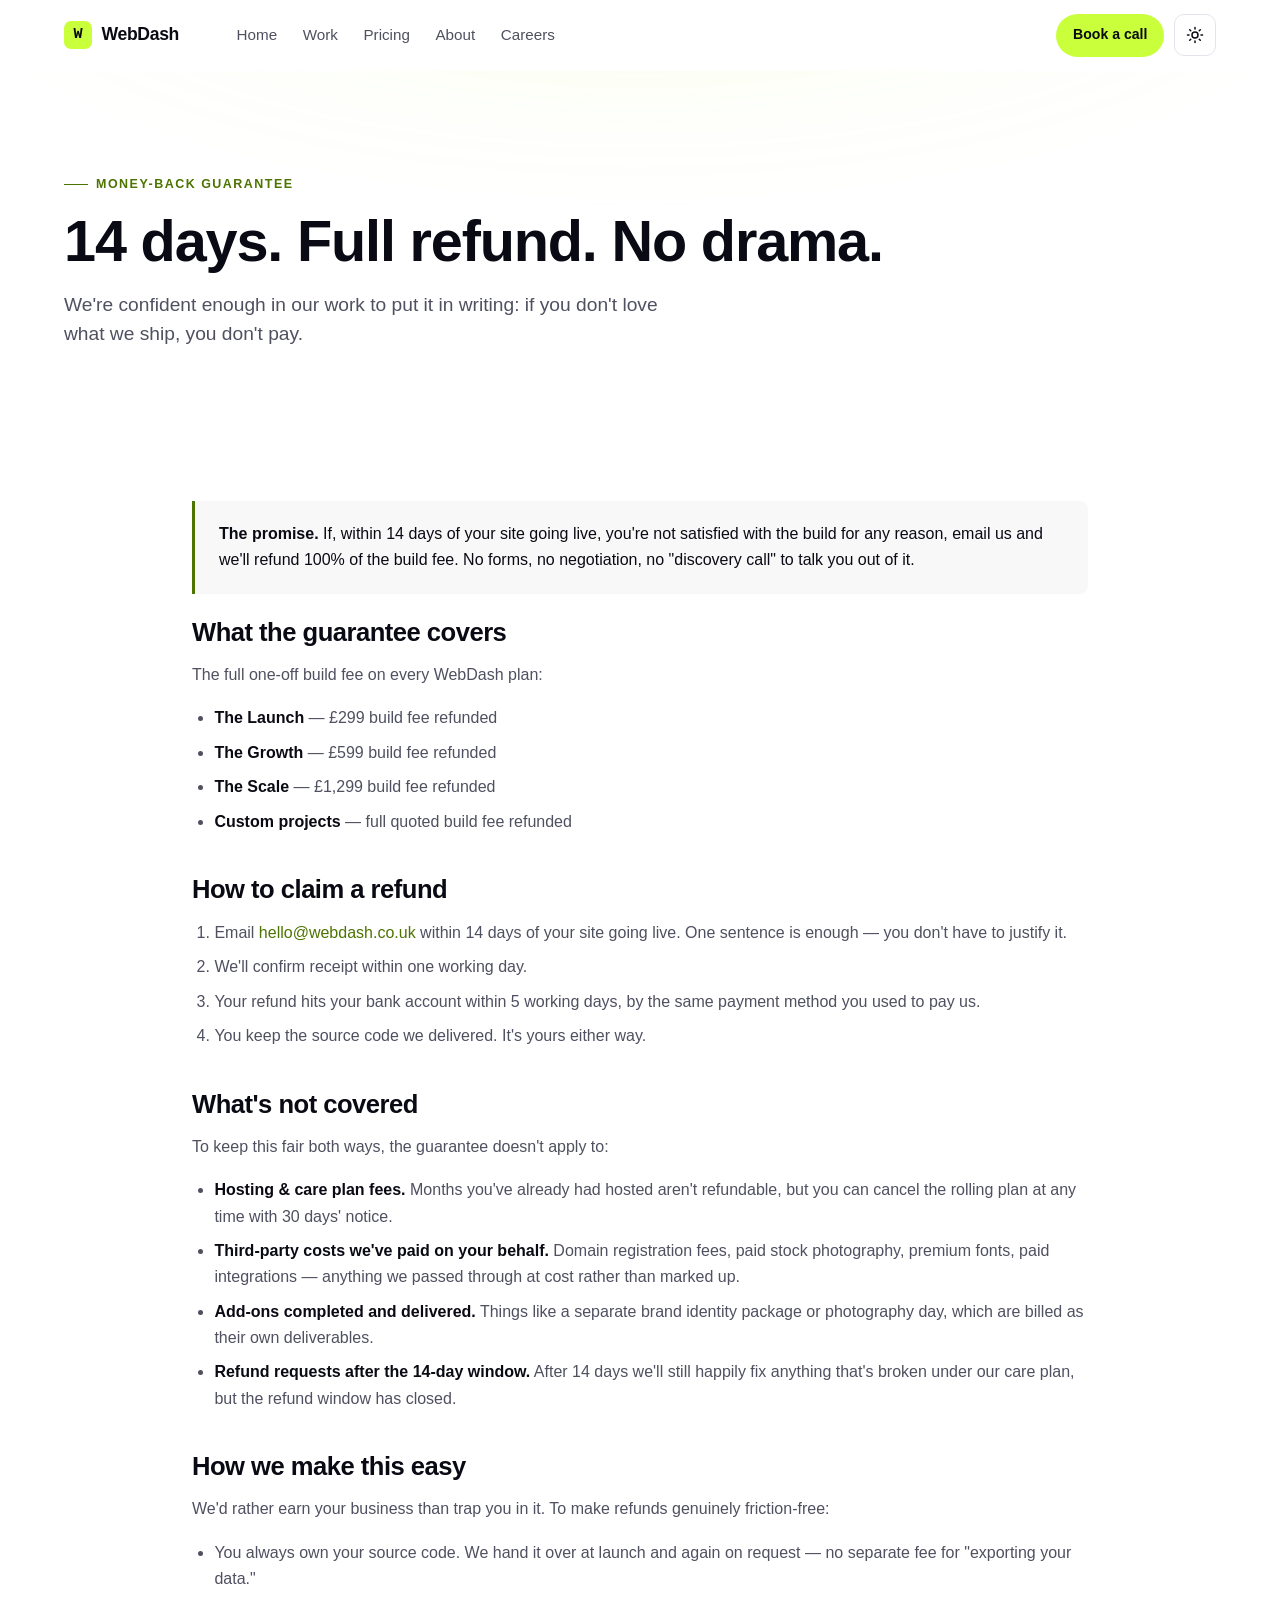
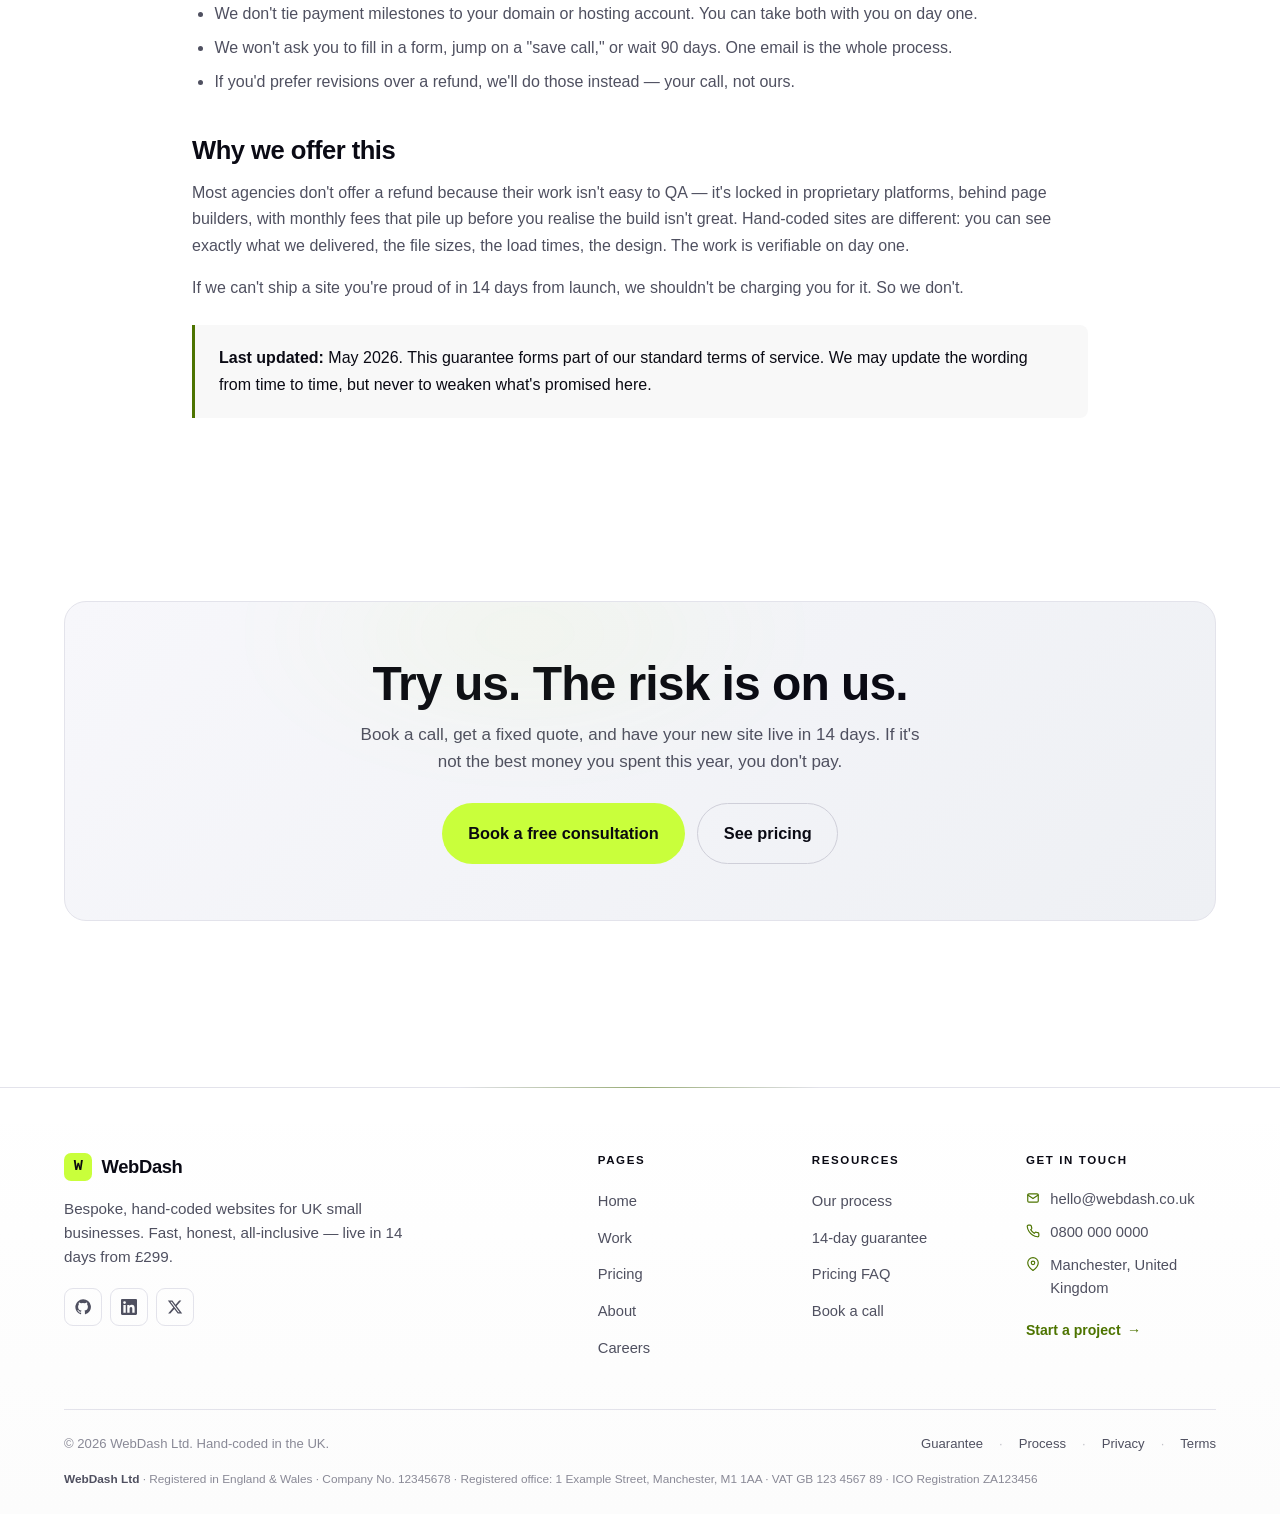
<file: guarantee.html>
<!doctype html>
<html lang="en-GB">
<head>
  <meta charset="utf-8" />
  <meta name="viewport" content="width=device-width, initial-scale=1" />
  <title>14-day money-back guarantee — WebDash</title>
  <meta name="description" content="Our written 14-day money-back guarantee on every WebDash build. No questions, no small print, no hassle." />
  <meta name="theme-color" content="#0a0a0f" />
  <link rel="icon" href="assets/favicon.svg" type="image/svg+xml" />
  <link rel="canonical" href="https://www.webdash.co.uk/guarantee.html" />
  <script>(function(){try{var t=localStorage.getItem('theme');if(!t)t=matchMedia('(prefers-color-scheme: light)').matches?'light':'dark';if(t==='light')document.documentElement.setAttribute('data-theme','light')}catch(e){}})();</script>
  <link rel="stylesheet" href="assets/styles.css" />
</head>
<body>
  <header class="nav" data-nav>
    <div class="container nav-inner">
      <a href="./" class="brand"><span class="brand-mark">W</span><span>WebDash</span></a>
      <nav aria-label="Primary">
        <ul class="nav-links">
          <li><a href="./">Home</a></li>
          <li><a href="work.html">Work</a></li>
          <li><a href="pricing.html">Pricing</a></li>
          <li><a href="about.html">About</a></li>
          <li><a href="careers.html">Careers</a></li>
        </ul>
      </nav>
      <a href="about.html#contact" class="btn btn-primary btn-sm nav-cta">Book a call</a>
      <button class="theme-toggle" data-theme-toggle type="button" aria-label="Toggle colour theme">
        <svg class="t-moon" viewBox="0 0 24 24" fill="none" stroke="currentColor" stroke-width="2" stroke-linecap="round" stroke-linejoin="round" aria-hidden="true"><path d="M21 12.79A9 9 0 1 1 11.21 3 7 7 0 0 0 21 12.79z"/></svg>
        <svg class="t-sun" viewBox="0 0 24 24" fill="none" stroke="currentColor" stroke-width="2" stroke-linecap="round" stroke-linejoin="round" aria-hidden="true"><circle cx="12" cy="12" r="4"/><path d="M12 2v2M12 20v2M4.93 4.93l1.41 1.41M17.66 17.66l1.41 1.41M2 12h2M20 12h2M4.93 19.07l1.41-1.41M17.66 6.34l1.41-1.41"/></svg>
      </button>
      <button class="nav-toggle" data-nav-toggle aria-label="Toggle menu" aria-expanded="false">
        <svg viewBox="0 0 24 24" fill="none" stroke="currentColor" stroke-width="2" stroke-linecap="round" aria-hidden="true"><line x1="3" y1="6" x2="21" y2="6"/><line x1="3" y1="12" x2="21" y2="12"/><line x1="3" y1="18" x2="21" y2="18"/></svg>
      </button>
    </div>
    <div class="nav-mobile">
      <ul>
        <li><a href="./">Home</a></li>
        <li><a href="work.html">Work</a></li>
        <li><a href="pricing.html">Pricing</a></li>
        <li><a href="about.html">About</a></li>
        <li><a href="careers.html">Careers</a></li>
      </ul>
      <a href="about.html#contact" class="btn btn-primary btn-block">Book a call</a>
    </div>
  </header>

  <main>
    <section class="page-header">
      <div class="container">
        <span class="eyebrow">Money-back guarantee</span>
        <h1>14 days. Full refund. No drama.</h1>
        <p class="lead">We're confident enough in our work to put it in writing: if you don't love what we ship, you don't pay.</p>
      </div>
    </section>

    <section class="section-tight">
      <div class="container">
        <div class="policy">

          <div class="policy-callout">
            <p><strong>The promise.</strong> If, within 14 days of your site going live, you're not satisfied with the build for any reason, email us and we'll refund 100% of the build fee. No forms, no negotiation, no "discovery call" to talk you out of it.</p>
          </div>

          <h2>What the guarantee covers</h2>
          <p>The full one-off build fee on every WebDash plan:</p>
          <ul>
            <li><strong>The Launch</strong> — £299 build fee refunded</li>
            <li><strong>The Growth</strong> — £599 build fee refunded</li>
            <li><strong>The Scale</strong> — £1,299 build fee refunded</li>
            <li><strong>Custom projects</strong> — full quoted build fee refunded</li>
          </ul>

          <h2>How to claim a refund</h2>
          <ol>
            <li>Email <a href="mailto:hello@webdash.co.uk" class="accent">hello@webdash.co.uk</a> within 14 days of your site going live. One sentence is enough — you don't have to justify it.</li>
            <li>We'll confirm receipt within one working day.</li>
            <li>Your refund hits your bank account within 5 working days, by the same payment method you used to pay us.</li>
            <li>You keep the source code we delivered. It's yours either way.</li>
          </ol>

          <h2>What's not covered</h2>
          <p>To keep this fair both ways, the guarantee doesn't apply to:</p>
          <ul>
            <li><strong>Hosting &amp; care plan fees.</strong> Months you've already had hosted aren't refundable, but you can cancel the rolling plan at any time with 30 days' notice.</li>
            <li><strong>Third-party costs we've paid on your behalf.</strong> Domain registration fees, paid stock photography, premium fonts, paid integrations — anything we passed through at cost rather than marked up.</li>
            <li><strong>Add-ons completed and delivered.</strong> Things like a separate brand identity package or photography day, which are billed as their own deliverables.</li>
            <li><strong>Refund requests after the 14-day window.</strong> After 14 days we'll still happily fix anything that's broken under our care plan, but the refund window has closed.</li>
          </ul>

          <h2>How we make this easy</h2>
          <p>We'd rather earn your business than trap you in it. To make refunds genuinely friction-free:</p>
          <ul>
            <li>You always own your source code. We hand it over at launch and again on request — no separate fee for "exporting your data."</li>
            <li>We don't tie payment milestones to your domain or hosting account. You can take both with you on day one.</li>
            <li>We won't ask you to fill in a form, jump on a "save call," or wait 90 days. One email is the whole process.</li>
            <li>If you'd prefer revisions over a refund, we'll do those instead — your call, not ours.</li>
          </ul>

          <h2>Why we offer this</h2>
          <p>Most agencies don't offer a refund because their work isn't easy to QA — it's locked in proprietary platforms, behind page builders, with monthly fees that pile up before you realise the build isn't great. Hand-coded sites are different: you can see exactly what we delivered, the file sizes, the load times, the design. The work is verifiable on day one.</p>
          <p>If we can't ship a site you're proud of in 14 days from launch, we shouldn't be charging you for it. So we don't.</p>

          <div class="policy-callout">
            <p><strong>Last updated:</strong> May 2026. This guarantee forms part of our standard terms of service. We may update the wording from time to time, but never to weaken what's promised here.</p>
          </div>

        </div>
      </div>
    </section>

    <section class="section">
      <div class="container">
        <div class="cta">
          <h2>Try us. The risk is on us.</h2>
          <p>Book a call, get a fixed quote, and have your new site live in 14 days. If it's not the best money you spent this year, you don't pay.</p>
          <div class="cta-actions">
            <a href="about.html#contact" class="btn btn-primary btn-lg">Book a free consultation</a>
            <a href="pricing.html" class="btn btn-ghost btn-lg">See pricing</a>
          </div>
        </div>
      </div>
    </section>
  </main>

  <footer class="footer">
    <div class="container">
      <div class="footer-top">
        <div class="footer-brand">
          <a href="./" class="brand" aria-label="WebDash home">
            <span class="brand-mark">W</span>
            <span>WebDash</span>
          </a>
          <p class="footer-tagline">Bespoke, hand-coded websites for UK small businesses. Fast, honest, all-inclusive — live in 14 days from £299.</p>
          <div class="footer-social">
            <a href="https://github.com/" rel="noopener" aria-label="GitHub">
              <svg viewBox="0 0 24 24" fill="currentColor" aria-hidden="true"><path d="M12 .5a11.5 11.5 0 0 0-3.63 22.41c.58.1.79-.25.79-.56v-2c-3.2.7-3.88-1.37-3.88-1.37a3 3 0 0 0-1.27-1.7c-1.04-.71.08-.7.08-.7a2.4 2.4 0 0 1 1.74 1.18 2.43 2.43 0 0 0 3.32.96 2.45 2.45 0 0 1 .73-1.53c-2.55-.29-5.23-1.28-5.23-5.7a4.46 4.46 0 0 1 1.18-3.1 4.16 4.16 0 0 1 .12-3.06s.96-.31 3.16 1.18a10.86 10.86 0 0 1 5.76 0c2.2-1.49 3.16-1.18 3.16-1.18a4.16 4.16 0 0 1 .12 3.06 4.46 4.46 0 0 1 1.18 3.1c0 4.43-2.69 5.4-5.25 5.69a2.74 2.74 0 0 1 .78 2.13v3.16c0 .31.2.67.8.55A11.5 11.5 0 0 0 12 .5Z"/></svg>
            </a>
            <a href="https://www.linkedin.com/" rel="noopener" aria-label="LinkedIn">
              <svg viewBox="0 0 24 24" fill="currentColor" aria-hidden="true"><path d="M20.45 20.45h-3.55v-5.57c0-1.33-.02-3.04-1.85-3.04-1.85 0-2.13 1.45-2.13 2.94v5.67H9.36V9h3.4v1.56h.05a3.73 3.73 0 0 1 3.36-1.84c3.6 0 4.27 2.37 4.27 5.45v6.28ZM5.34 7.43a2.06 2.06 0 1 1 0-4.12 2.06 2.06 0 0 1 0 4.12ZM7.12 20.45H3.56V9h3.56v11.45ZM22.22 0H1.77C.79 0 0 .77 0 1.72v20.56C0 23.23.79 24 1.77 24h20.45C23.21 24 24 23.23 24 22.28V1.72C24 .77 23.21 0 22.22 0Z"/></svg>
            </a>
            <a href="https://x.com/" rel="noopener" aria-label="X (Twitter)">
              <svg viewBox="0 0 24 24" fill="currentColor" aria-hidden="true"><path d="M18.244 2.25h3.308l-7.227 8.26 8.502 11.24H16.17l-5.214-6.817L4.99 21.75H1.68l7.73-8.835L1.254 2.25H8.08l4.713 6.231 5.45-6.231Zm-1.161 17.52h1.833L7.084 4.126H5.117l11.966 15.644Z"/></svg>
            </a>
          </div>
        </div>

        <div class="footer-cols">
          <div>
            <h5>Pages</h5>
            <ul>
              <li><a href="./">Home</a></li>
              <li><a href="work.html">Work</a></li>
              <li><a href="pricing.html">Pricing</a></li>
              <li><a href="about.html">About</a></li>
              <li><a href="careers.html">Careers</a></li>
            </ul>
          </div>
          <div>
            <h5>Resources</h5>
            <ul>
              <li><a href="process.html">Our process</a></li>
              <li><a href="guarantee.html">14-day guarantee</a></li>
              <li><a href="pricing.html#faq">Pricing FAQ</a></li>
              <li><a href="about.html#contact">Book a call</a></li>
            </ul>
          </div>
          <div class="footer-contact">
            <h5>Get in touch</h5>
            <ul>
              <li>
                <svg viewBox="0 0 24 24" fill="none" stroke="currentColor" stroke-width="2" stroke-linecap="round" stroke-linejoin="round" aria-hidden="true"><rect x="3" y="5" width="18" height="14" rx="2"/><path d="m3 7 9 6 9-6"/></svg>
                <a href="mailto:hello@webdash.co.uk">hello@webdash.co.uk</a>
              </li>
              <li>
                <svg viewBox="0 0 24 24" fill="none" stroke="currentColor" stroke-width="2" stroke-linecap="round" stroke-linejoin="round" aria-hidden="true"><path d="M22 16.92v3a2 2 0 0 1-2.18 2 19.79 19.79 0 0 1-8.63-3.07 19.5 19.5 0 0 1-6-6 19.79 19.79 0 0 1-3.07-8.67A2 2 0 0 1 4.11 2h3a2 2 0 0 1 2 1.72c.13.96.36 1.9.7 2.81a2 2 0 0 1-.45 2.11L8.09 9.91a16 16 0 0 0 6 6l1.27-1.27a2 2 0 0 1 2.11-.45c.91.34 1.85.57 2.81.7A2 2 0 0 1 22 16.92Z"/></svg>
                <a href="tel:+448000000000">0800 000 0000</a>
              </li>
              <li>
                <svg viewBox="0 0 24 24" fill="none" stroke="currentColor" stroke-width="2" stroke-linecap="round" stroke-linejoin="round" aria-hidden="true"><path d="M21 10c0 7-9 13-9 13s-9-6-9-13a9 9 0 0 1 18 0Z"/><circle cx="12" cy="10" r="3"/></svg>
                <span>Manchester, United Kingdom</span>
              </li>
            </ul>
            <a href="about.html#contact" class="footer-cta">Start a project</a>
          </div>
        </div>
      </div>

      <div class="footer-bottom">
        <span>© <span id="y">2026</span> WebDash Ltd. Hand-coded in the UK.</span>
        <div class="footer-legal-links">
          <a href="guarantee.html">Guarantee</a>
          <span class="sep">·</span>
          <a href="process.html">Process</a>
          <span class="sep">·</span>
          <a href="#privacy">Privacy</a>
          <span class="sep">·</span>
          <a href="#terms">Terms</a>
        </div>
      </div>

      <!-- TODO: Replace these placeholder legitimacy details with your real Companies House number, VAT registration, ICO registration, and registered office address before going live. -->
      <div class="footer-legal">
        <strong>WebDash Ltd</strong> · Registered in England &amp; Wales · Company No. 12345678 · Registered office: 1 Example Street, Manchester, M1 1AA · VAT GB 123 4567 89 · ICO Registration ZA123456
      </div>
    </div>
  </footer>

  <script src="assets/nav.js" defer></script>
  <script>document.getElementById('y').textContent = new Date().getFullYear();</script>
</body>
</html>
</file>
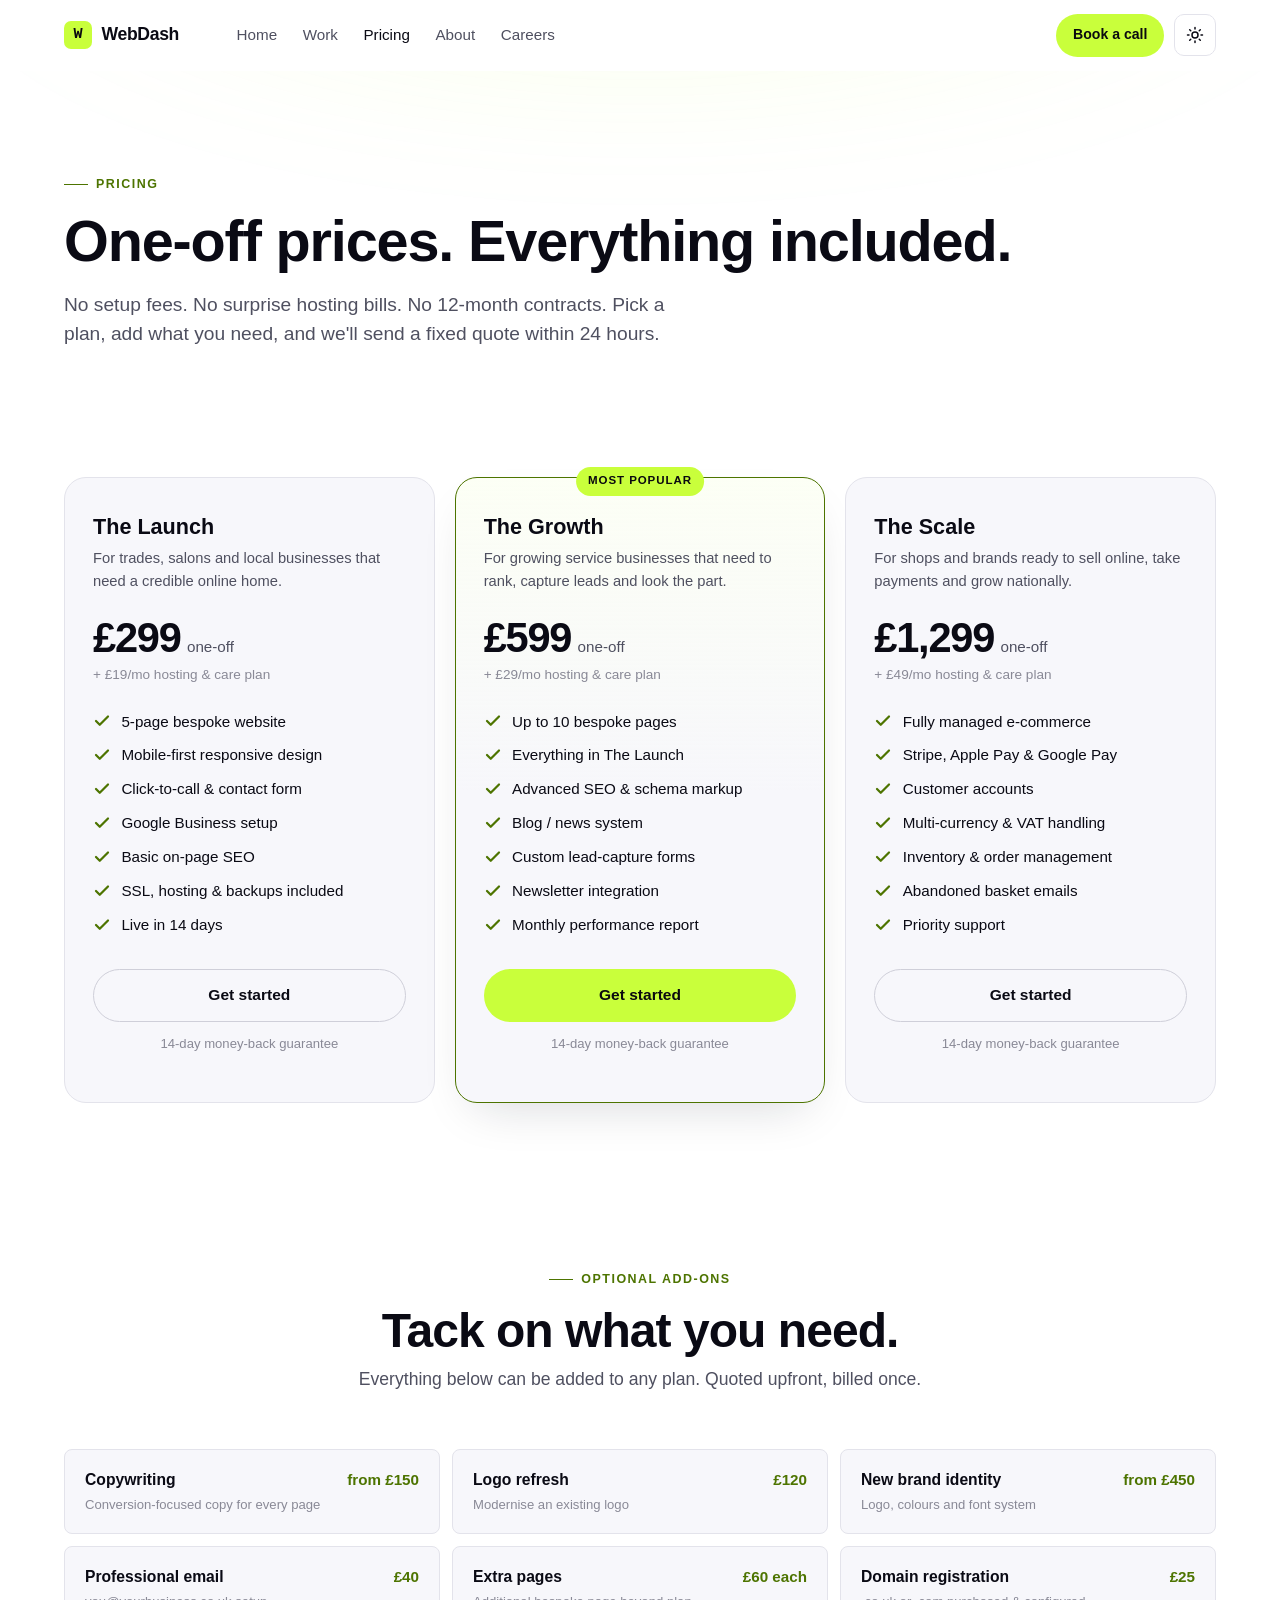
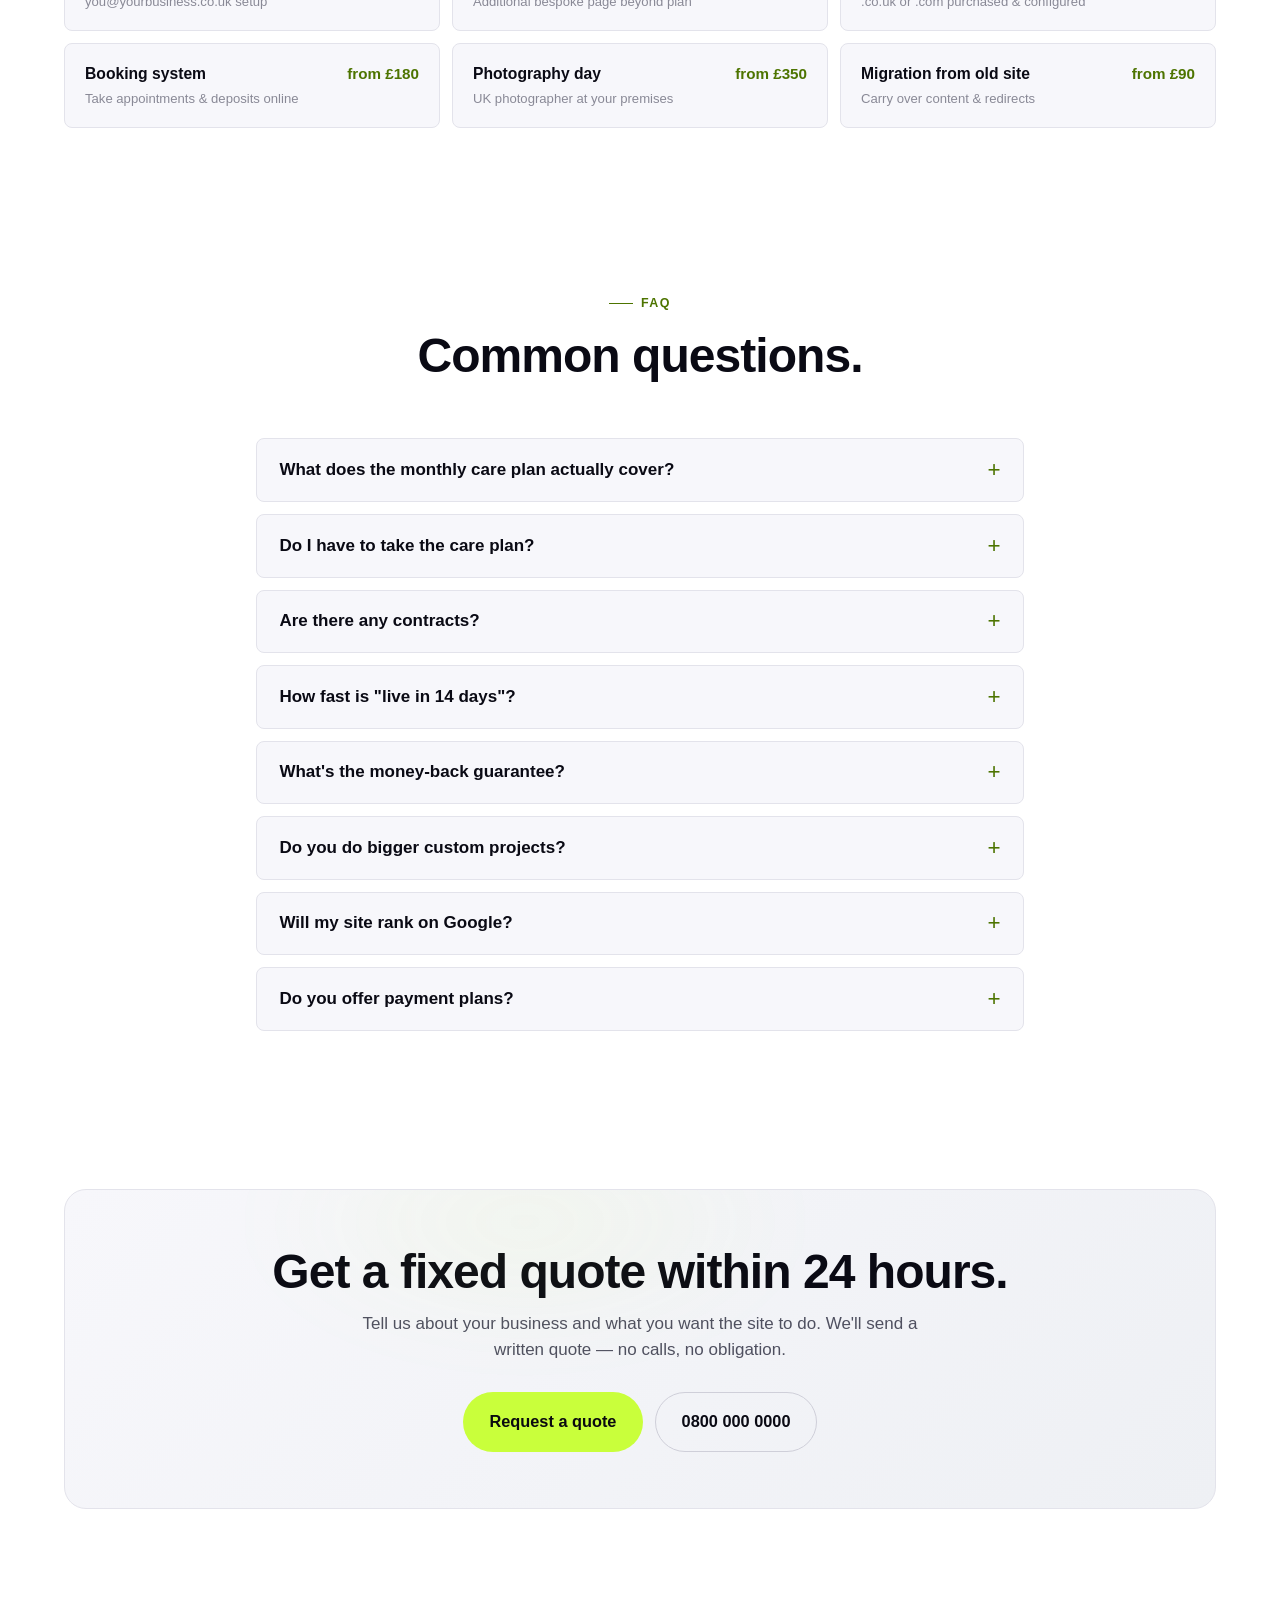
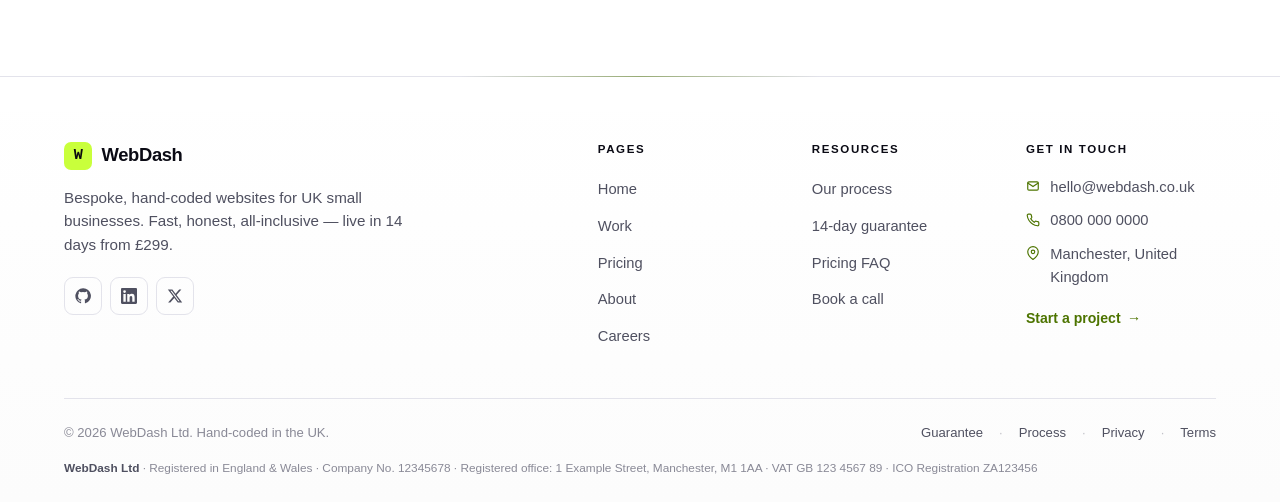
<file: pricing.html>
<!doctype html>
<html lang="en-GB">
<head>
  <meta charset="utf-8" />
  <meta name="viewport" content="width=device-width, initial-scale=1" />
  <title>Pricing — WebDash</title>
  <meta name="description" content="Simple, fixed-price websites from £299. Hosting, security and small content edits included. No hidden fees, no contracts." />
  <meta name="theme-color" content="#0a0a0f" />
  <link rel="icon" href="assets/favicon.svg" type="image/svg+xml" />
  <link rel="canonical" href="https://www.webdash.co.uk/pricing.html" />
  <script>(function(){try{var t=localStorage.getItem('theme');if(!t)t=matchMedia('(prefers-color-scheme: light)').matches?'light':'dark';if(t==='light')document.documentElement.setAttribute('data-theme','light')}catch(e){}})();</script>
  <link rel="stylesheet" href="assets/styles.css" />
</head>
<body>
  <header class="nav" data-nav>
    <div class="container nav-inner">
      <a href="./" class="brand" aria-label="WebDash home"><span class="brand-mark">W</span><span>WebDash</span></a>
      <nav aria-label="Primary">
        <ul class="nav-links">
          <li><a href="./">Home</a></li>
          <li><a href="work.html">Work</a></li>
          <li><a href="pricing.html" aria-current="page">Pricing</a></li>
          <li><a href="about.html">About</a></li>
          <li><a href="careers.html">Careers</a></li>
        </ul>
      </nav>
      <a href="about.html#contact" class="btn btn-primary btn-sm nav-cta">Book a call</a>
      <button class="theme-toggle" data-theme-toggle type="button" aria-label="Toggle colour theme">
        <svg class="t-moon" viewBox="0 0 24 24" fill="none" stroke="currentColor" stroke-width="2" stroke-linecap="round" stroke-linejoin="round" aria-hidden="true"><path d="M21 12.79A9 9 0 1 1 11.21 3 7 7 0 0 0 21 12.79z"/></svg>
        <svg class="t-sun" viewBox="0 0 24 24" fill="none" stroke="currentColor" stroke-width="2" stroke-linecap="round" stroke-linejoin="round" aria-hidden="true"><circle cx="12" cy="12" r="4"/><path d="M12 2v2M12 20v2M4.93 4.93l1.41 1.41M17.66 17.66l1.41 1.41M2 12h2M20 12h2M4.93 19.07l1.41-1.41M17.66 6.34l1.41-1.41"/></svg>
      </button>
      <button class="nav-toggle" data-nav-toggle aria-label="Toggle menu" aria-expanded="false">
        <svg viewBox="0 0 24 24" fill="none" stroke="currentColor" stroke-width="2" stroke-linecap="round" aria-hidden="true"><line x1="3" y1="6" x2="21" y2="6"/><line x1="3" y1="12" x2="21" y2="12"/><line x1="3" y1="18" x2="21" y2="18"/></svg>
      </button>
    </div>
    <div class="nav-mobile">
      <ul>
        <li><a href="./">Home</a></li>
        <li><a href="work.html">Work</a></li>
        <li><a href="pricing.html" aria-current="page">Pricing</a></li>
        <li><a href="about.html">About</a></li>
        <li><a href="careers.html">Careers</a></li>
      </ul>
      <a href="about.html#contact" class="btn btn-primary btn-block">Book a call</a>
    </div>
  </header>

  <main>
    <section class="page-header">
      <div class="container">
        <span class="eyebrow">Pricing</span>
        <h1>One-off prices. Everything included.</h1>
        <p class="lead">No setup fees. No surprise hosting bills. No 12-month contracts. Pick a plan, add what you need, and we'll send a fixed quote within 24 hours.</p>
      </div>
    </section>

    <section class="section-tight">
      <div class="container">
        <div class="pricing">
          <article class="plan">
            <div class="plan-name">The Launch</div>
            <p class="plan-blurb">For trades, salons and local businesses that need a credible online home.</p>
            <div class="plan-price"><span class="amount">£299</span><span class="term">one-off</span></div>
            <p class="plan-care">+ £19/mo hosting &amp; care plan</p>
            <ul class="plan-features">
              <li>5-page bespoke website</li>
              <li>Mobile-first responsive design</li>
              <li>Click-to-call &amp; contact form</li>
              <li>Google Business setup</li>
              <li>Basic on-page SEO</li>
              <li>SSL, hosting &amp; backups included</li>
              <li>Live in 14 days</li>
            </ul>
            <a href="about.html#contact" class="btn btn-ghost btn-block">Get started</a>
            <p class="plan-foot">14-day money-back guarantee</p>
          </article>

          <article class="plan is-featured">
            <span class="plan-tag">Most popular</span>
            <div class="plan-name">The Growth</div>
            <p class="plan-blurb">For growing service businesses that need to rank, capture leads and look the part.</p>
            <div class="plan-price"><span class="amount">£599</span><span class="term">one-off</span></div>
            <p class="plan-care">+ £29/mo hosting &amp; care plan</p>
            <ul class="plan-features">
              <li>Up to 10 bespoke pages</li>
              <li>Everything in The Launch</li>
              <li>Advanced SEO &amp; schema markup</li>
              <li>Blog / news system</li>
              <li>Custom lead-capture forms</li>
              <li>Newsletter integration</li>
              <li>Monthly performance report</li>
            </ul>
            <a href="about.html#contact" class="btn btn-primary btn-block">Get started</a>
            <p class="plan-foot">14-day money-back guarantee</p>
          </article>

          <article class="plan">
            <div class="plan-name">The Scale</div>
            <p class="plan-blurb">For shops and brands ready to sell online, take payments and grow nationally.</p>
            <div class="plan-price"><span class="amount">£1,299</span><span class="term">one-off</span></div>
            <p class="plan-care">+ £49/mo hosting &amp; care plan</p>
            <ul class="plan-features">
              <li>Fully managed e-commerce</li>
              <li>Stripe, Apple Pay &amp; Google Pay</li>
              <li>Customer accounts</li>
              <li>Multi-currency &amp; VAT handling</li>
              <li>Inventory &amp; order management</li>
              <li>Abandoned basket emails</li>
              <li>Priority support</li>
            </ul>
            <a href="about.html#contact" class="btn btn-ghost btn-block">Get started</a>
            <p class="plan-foot">14-day money-back guarantee</p>
          </article>
        </div>
      </div>
    </section>

    <section class="section">
      <div class="container">
        <div class="section-head">
          <span class="eyebrow">Optional add-ons</span>
          <h2>Tack on what you need.</h2>
          <p>Everything below can be added to any plan. Quoted upfront, billed once.</p>
        </div>
        <div class="addons">
          <div class="addon">
            <div>
              <div class="addon-name">Copywriting</div>
              <span class="addon-blurb">Conversion-focused copy for every page</span>
            </div>
            <div class="addon-price">from £150</div>
          </div>
          <div class="addon">
            <div>
              <div class="addon-name">Logo refresh</div>
              <span class="addon-blurb">Modernise an existing logo</span>
            </div>
            <div class="addon-price">£120</div>
          </div>
          <div class="addon">
            <div>
              <div class="addon-name">New brand identity</div>
              <span class="addon-blurb">Logo, colours and font system</span>
            </div>
            <div class="addon-price">from £450</div>
          </div>
          <div class="addon">
            <div>
              <div class="addon-name">Professional email</div>
              <span class="addon-blurb">you@yourbusiness.co.uk setup</span>
            </div>
            <div class="addon-price">£40</div>
          </div>
          <div class="addon">
            <div>
              <div class="addon-name">Extra pages</div>
              <span class="addon-blurb">Additional bespoke page beyond plan</span>
            </div>
            <div class="addon-price">£60 each</div>
          </div>
          <div class="addon">
            <div>
              <div class="addon-name">Domain registration</div>
              <span class="addon-blurb">.co.uk or .com purchased &amp; configured</span>
            </div>
            <div class="addon-price">£25</div>
          </div>
          <div class="addon">
            <div>
              <div class="addon-name">Booking system</div>
              <span class="addon-blurb">Take appointments &amp; deposits online</span>
            </div>
            <div class="addon-price">from £180</div>
          </div>
          <div class="addon">
            <div>
              <div class="addon-name">Photography day</div>
              <span class="addon-blurb">UK photographer at your premises</span>
            </div>
            <div class="addon-price">from £350</div>
          </div>
          <div class="addon">
            <div>
              <div class="addon-name">Migration from old site</div>
              <span class="addon-blurb">Carry over content &amp; redirects</span>
            </div>
            <div class="addon-price">from £90</div>
          </div>
        </div>
      </div>
    </section>

    <section class="section-tight">
      <div class="container">
        <div class="section-head">
          <span class="eyebrow">FAQ</span>
          <h2>Common questions.</h2>
        </div>
        <div class="faq">
          <details>
            <summary>What does the monthly care plan actually cover?</summary>
            <p>Hosting on UK servers, SSL certificate, daily backups, security patches, uptime monitoring, and up to 30 minutes of small content changes per month (text edits, image swaps, new opening hours, etc). It's £19, £29 or £49/mo depending on your plan.</p>
          </details>
          <details>
            <summary>Do I have to take the care plan?</summary>
            <p>No. You own your code outright. We can hand you the files and you can host it yourself or with another provider. The care plan exists because most clients want hosting and updates handled, not because we lock you in.</p>
          </details>
          <details>
            <summary>Are there any contracts?</summary>
            <p>None. The build is a one-off price. The care plan is rolling 30-day — cancel any time with 30 days' notice.</p>
          </details>
          <details>
            <summary>How fast is "live in 14 days"?</summary>
            <p>From the day we receive your content (copy, images, brand details). Delays usually come from waiting on those, not from us. We'll give you a clear content checklist on day one.</p>
          </details>
          <details>
            <summary>What's the money-back guarantee?</summary>
            <p>If you're not happy with your design within 14 days of launch, we'll refund the build fee in full. We've never had to, but it's there in writing.</p>
          </details>
          <details>
            <summary>Do you do bigger custom projects?</summary>
            <p>Yes — booking systems, customer portals, integrations, multi-site builds. <a href="about.html#contact" class="accent">Tell us about it</a> and we'll quote.</p>
          </details>
          <details>
            <summary>Will my site rank on Google?</summary>
            <p>Speed, mobile-friendliness and proper schema all help — and they're built in. SEO is also about the content and links you have over time, which we can advise on. We don't guarantee rankings (no honest agency does).</p>
          </details>
          <details>
            <summary>Do you offer payment plans?</summary>
            <p>Yes. We can split the build cost into 2 or 3 monthly payments at no extra charge. Just ask on your call.</p>
          </details>
        </div>
      </div>
    </section>

    <section class="section">
      <div class="container">
        <div class="cta">
          <h2>Get a fixed quote within 24 hours.</h2>
          <p>Tell us about your business and what you want the site to do. We'll send a written quote — no calls, no obligation.</p>
          <div class="cta-actions">
            <a href="about.html#contact" class="btn btn-primary btn-lg">Request a quote</a>
            <a href="tel:+448000000000" class="btn btn-ghost btn-lg">0800 000 0000</a>
          </div>
        </div>
      </div>
    </section>
  </main>

  <footer class="footer">
    <div class="container">
      <div class="footer-top">
        <div class="footer-brand">
          <a href="./" class="brand" aria-label="WebDash home">
            <span class="brand-mark">W</span>
            <span>WebDash</span>
          </a>
          <p class="footer-tagline">Bespoke, hand-coded websites for UK small businesses. Fast, honest, all-inclusive — live in 14 days from £299.</p>
          <div class="footer-social">
            <a href="https://github.com/" rel="noopener" aria-label="GitHub">
              <svg viewBox="0 0 24 24" fill="currentColor" aria-hidden="true"><path d="M12 .5a11.5 11.5 0 0 0-3.63 22.41c.58.1.79-.25.79-.56v-2c-3.2.7-3.88-1.37-3.88-1.37a3 3 0 0 0-1.27-1.7c-1.04-.71.08-.7.08-.7a2.4 2.4 0 0 1 1.74 1.18 2.43 2.43 0 0 0 3.32.96 2.45 2.45 0 0 1 .73-1.53c-2.55-.29-5.23-1.28-5.23-5.7a4.46 4.46 0 0 1 1.18-3.1 4.16 4.16 0 0 1 .12-3.06s.96-.31 3.16 1.18a10.86 10.86 0 0 1 5.76 0c2.2-1.49 3.16-1.18 3.16-1.18a4.16 4.16 0 0 1 .12 3.06 4.46 4.46 0 0 1 1.18 3.1c0 4.43-2.69 5.4-5.25 5.69a2.74 2.74 0 0 1 .78 2.13v3.16c0 .31.2.67.8.55A11.5 11.5 0 0 0 12 .5Z"/></svg>
            </a>
            <a href="https://www.linkedin.com/" rel="noopener" aria-label="LinkedIn">
              <svg viewBox="0 0 24 24" fill="currentColor" aria-hidden="true"><path d="M20.45 20.45h-3.55v-5.57c0-1.33-.02-3.04-1.85-3.04-1.85 0-2.13 1.45-2.13 2.94v5.67H9.36V9h3.4v1.56h.05a3.73 3.73 0 0 1 3.36-1.84c3.6 0 4.27 2.37 4.27 5.45v6.28ZM5.34 7.43a2.06 2.06 0 1 1 0-4.12 2.06 2.06 0 0 1 0 4.12ZM7.12 20.45H3.56V9h3.56v11.45ZM22.22 0H1.77C.79 0 0 .77 0 1.72v20.56C0 23.23.79 24 1.77 24h20.45C23.21 24 24 23.23 24 22.28V1.72C24 .77 23.21 0 22.22 0Z"/></svg>
            </a>
            <a href="https://x.com/" rel="noopener" aria-label="X (Twitter)">
              <svg viewBox="0 0 24 24" fill="currentColor" aria-hidden="true"><path d="M18.244 2.25h3.308l-7.227 8.26 8.502 11.24H16.17l-5.214-6.817L4.99 21.75H1.68l7.73-8.835L1.254 2.25H8.08l4.713 6.231 5.45-6.231Zm-1.161 17.52h1.833L7.084 4.126H5.117l11.966 15.644Z"/></svg>
            </a>
          </div>
        </div>

        <div class="footer-cols">
          <div>
            <h5>Pages</h5>
            <ul>
              <li><a href="./">Home</a></li>
              <li><a href="work.html">Work</a></li>
              <li><a href="pricing.html">Pricing</a></li>
              <li><a href="about.html">About</a></li>
              <li><a href="careers.html">Careers</a></li>
            </ul>
          </div>
          <div>
            <h5>Resources</h5>
            <ul>
              <li><a href="process.html">Our process</a></li>
              <li><a href="guarantee.html">14-day guarantee</a></li>
              <li><a href="pricing.html#faq">Pricing FAQ</a></li>
              <li><a href="about.html#contact">Book a call</a></li>
            </ul>
          </div>
          <div class="footer-contact">
            <h5>Get in touch</h5>
            <ul>
              <li>
                <svg viewBox="0 0 24 24" fill="none" stroke="currentColor" stroke-width="2" stroke-linecap="round" stroke-linejoin="round" aria-hidden="true"><rect x="3" y="5" width="18" height="14" rx="2"/><path d="m3 7 9 6 9-6"/></svg>
                <a href="mailto:hello@webdash.co.uk">hello@webdash.co.uk</a>
              </li>
              <li>
                <svg viewBox="0 0 24 24" fill="none" stroke="currentColor" stroke-width="2" stroke-linecap="round" stroke-linejoin="round" aria-hidden="true"><path d="M22 16.92v3a2 2 0 0 1-2.18 2 19.79 19.79 0 0 1-8.63-3.07 19.5 19.5 0 0 1-6-6 19.79 19.79 0 0 1-3.07-8.67A2 2 0 0 1 4.11 2h3a2 2 0 0 1 2 1.72c.13.96.36 1.9.7 2.81a2 2 0 0 1-.45 2.11L8.09 9.91a16 16 0 0 0 6 6l1.27-1.27a2 2 0 0 1 2.11-.45c.91.34 1.85.57 2.81.7A2 2 0 0 1 22 16.92Z"/></svg>
                <a href="tel:+448000000000">0800 000 0000</a>
              </li>
              <li>
                <svg viewBox="0 0 24 24" fill="none" stroke="currentColor" stroke-width="2" stroke-linecap="round" stroke-linejoin="round" aria-hidden="true"><path d="M21 10c0 7-9 13-9 13s-9-6-9-13a9 9 0 0 1 18 0Z"/><circle cx="12" cy="10" r="3"/></svg>
                <span>Manchester, United Kingdom</span>
              </li>
            </ul>
            <a href="about.html#contact" class="footer-cta">Start a project</a>
          </div>
        </div>
      </div>

      <div class="footer-bottom">
        <span>© <span id="y">2026</span> WebDash Ltd. Hand-coded in the UK.</span>
        <div class="footer-legal-links">
          <a href="guarantee.html">Guarantee</a>
          <span class="sep">·</span>
          <a href="process.html">Process</a>
          <span class="sep">·</span>
          <a href="#privacy">Privacy</a>
          <span class="sep">·</span>
          <a href="#terms">Terms</a>
        </div>
      </div>

      <!-- TODO: Replace these placeholder legitimacy details with your real Companies House number, VAT registration, ICO registration, and registered office address before going live. -->
      <div class="footer-legal">
        <strong>WebDash Ltd</strong> · Registered in England &amp; Wales · Company No. 12345678 · Registered office: 1 Example Street, Manchester, M1 1AA · VAT GB 123 4567 89 · ICO Registration ZA123456
      </div>
    </div>
  </footer>

  <script src="assets/nav.js" defer></script>
  <script>document.getElementById('y').textContent = new Date().getFullYear();</script>
</body>
</html>
</file>
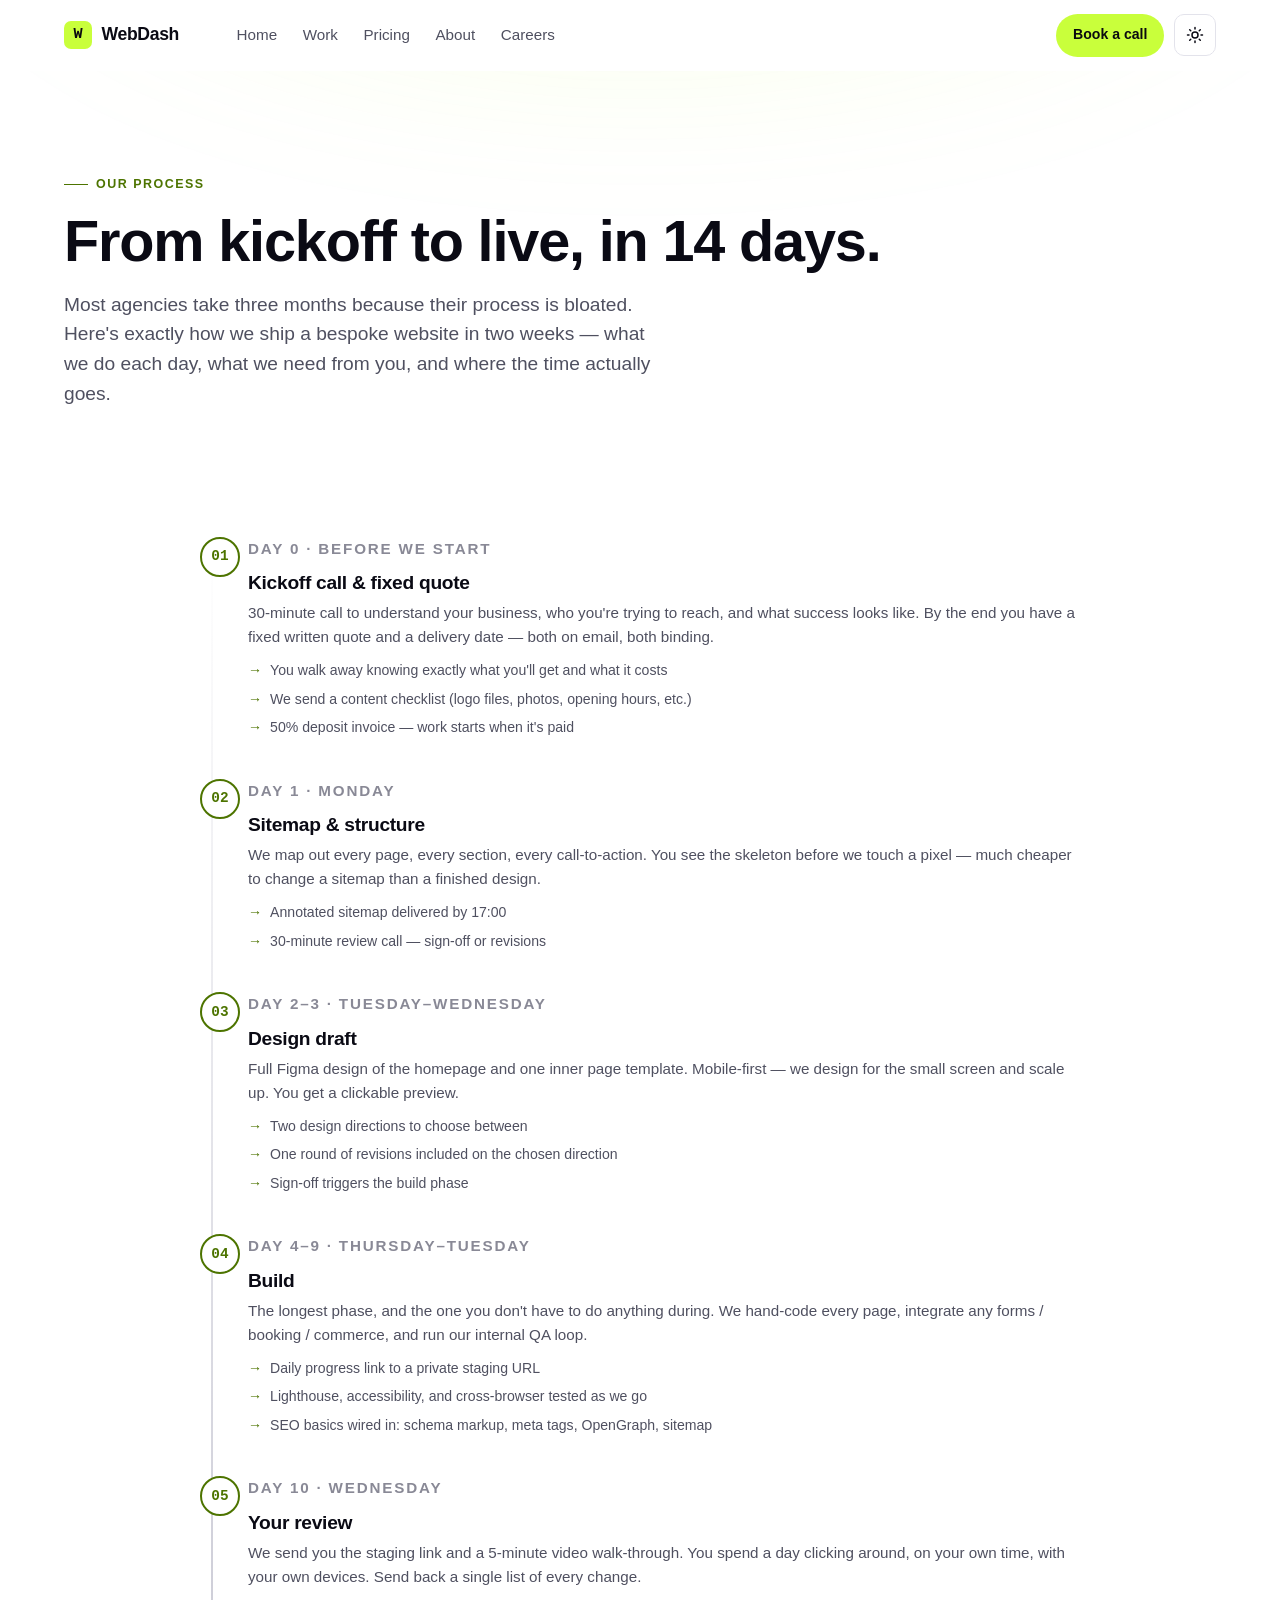
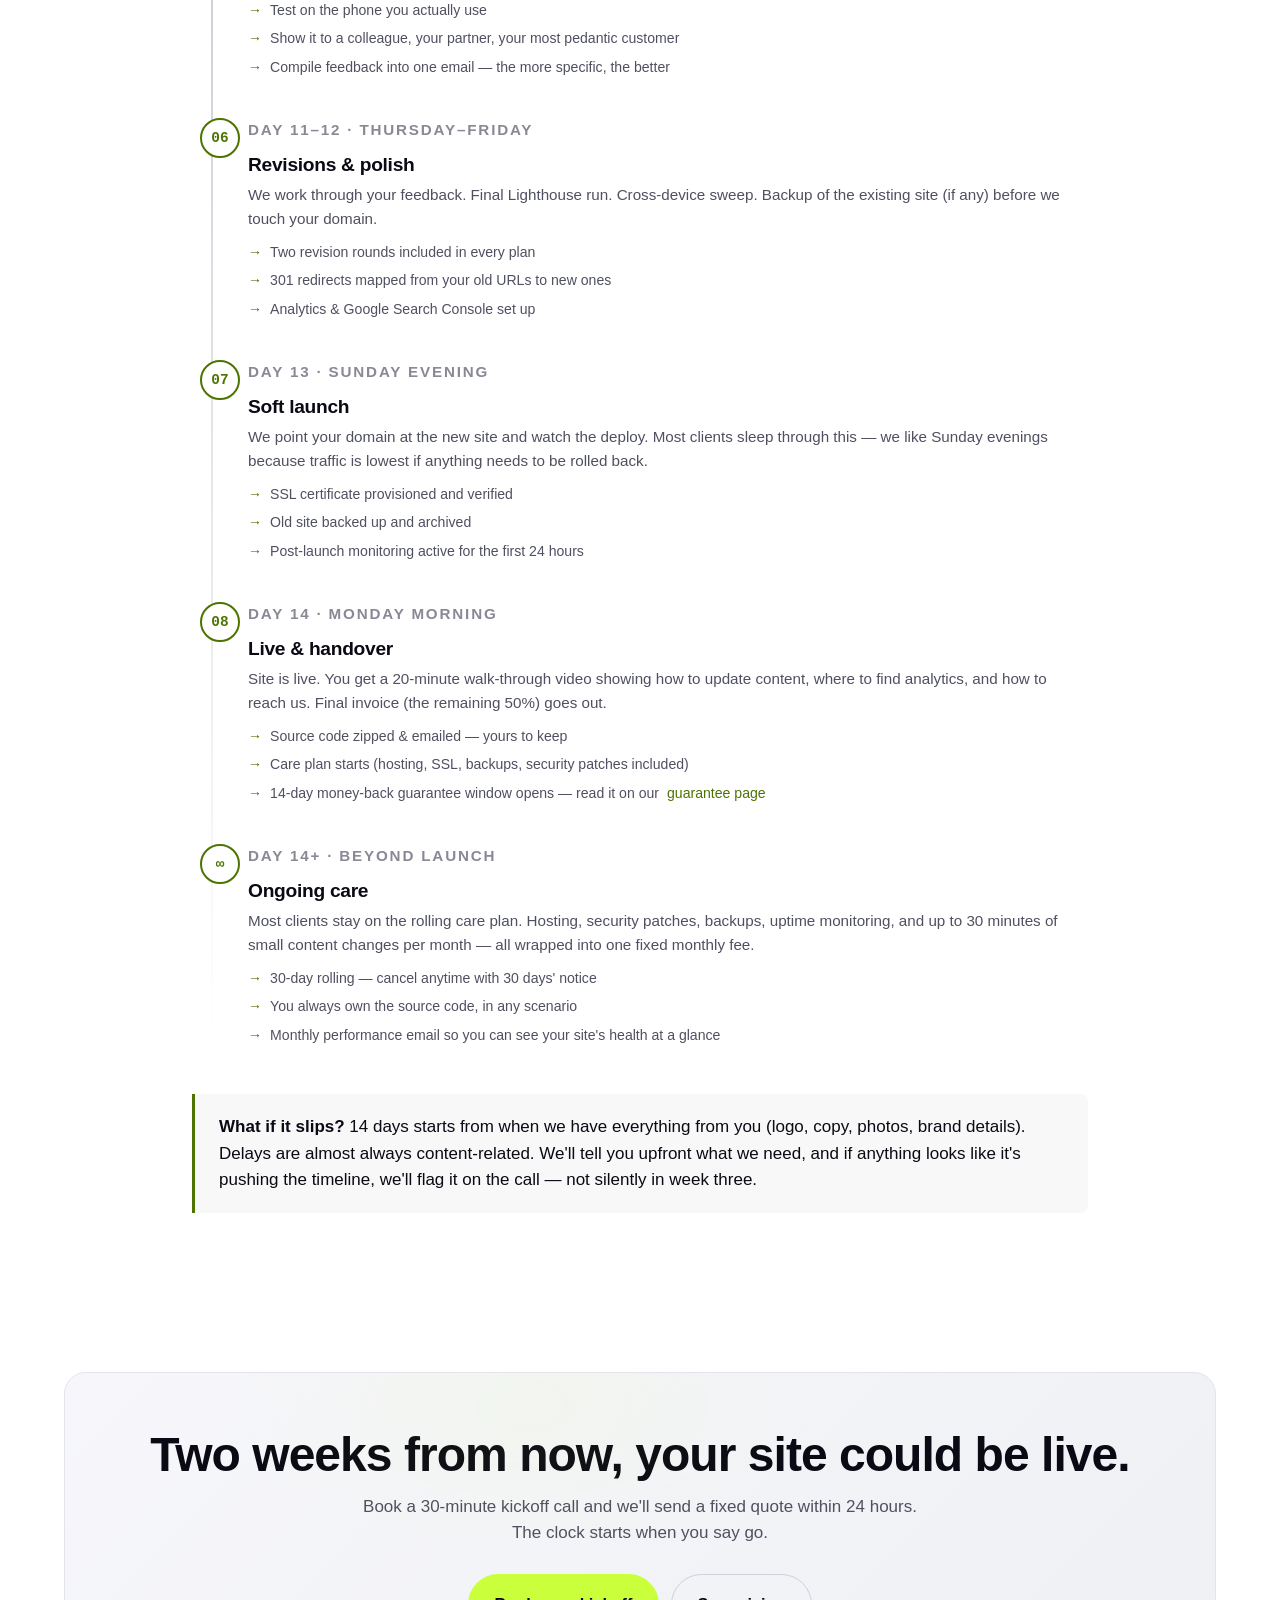
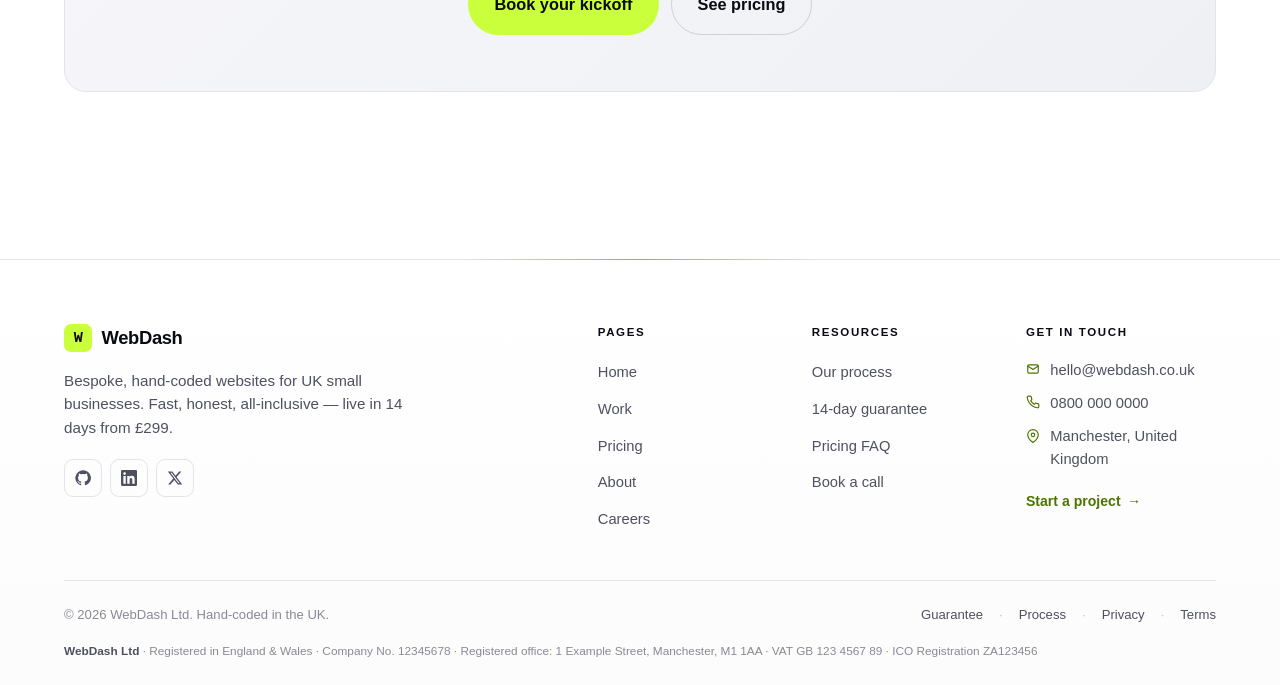
<file: process.html>
<!doctype html>
<html lang="en-GB">
<head>
  <meta charset="utf-8" />
  <meta name="viewport" content="width=device-width, initial-scale=1" />
  <title>Our 14-day process — WebDash</title>
  <meta name="description" content="Day-by-day breakdown of how a WebDash site goes from kickoff call to live in 14 days. No mystery, no surprises." />
  <meta name="theme-color" content="#0a0a0f" />
  <link rel="icon" href="assets/favicon.svg" type="image/svg+xml" />
  <link rel="canonical" href="https://www.webdash.co.uk/process.html" />
  <script>(function(){try{var t=localStorage.getItem('theme');if(!t)t=matchMedia('(prefers-color-scheme: light)').matches?'light':'dark';if(t==='light')document.documentElement.setAttribute('data-theme','light')}catch(e){}})();</script>
  <link rel="stylesheet" href="assets/styles.css" />
</head>
<body>
  <header class="nav" data-nav>
    <div class="container nav-inner">
      <a href="./" class="brand"><span class="brand-mark">W</span><span>WebDash</span></a>
      <nav aria-label="Primary">
        <ul class="nav-links">
          <li><a href="./">Home</a></li>
          <li><a href="work.html">Work</a></li>
          <li><a href="pricing.html">Pricing</a></li>
          <li><a href="about.html">About</a></li>
          <li><a href="careers.html">Careers</a></li>
        </ul>
      </nav>
      <a href="about.html#contact" class="btn btn-primary btn-sm nav-cta">Book a call</a>
      <button class="theme-toggle" data-theme-toggle type="button" aria-label="Toggle colour theme">
        <svg class="t-moon" viewBox="0 0 24 24" fill="none" stroke="currentColor" stroke-width="2" stroke-linecap="round" stroke-linejoin="round" aria-hidden="true"><path d="M21 12.79A9 9 0 1 1 11.21 3 7 7 0 0 0 21 12.79z"/></svg>
        <svg class="t-sun" viewBox="0 0 24 24" fill="none" stroke="currentColor" stroke-width="2" stroke-linecap="round" stroke-linejoin="round" aria-hidden="true"><circle cx="12" cy="12" r="4"/><path d="M12 2v2M12 20v2M4.93 4.93l1.41 1.41M17.66 17.66l1.41 1.41M2 12h2M20 12h2M4.93 19.07l1.41-1.41M17.66 6.34l1.41-1.41"/></svg>
      </button>
      <button class="nav-toggle" data-nav-toggle aria-label="Toggle menu" aria-expanded="false">
        <svg viewBox="0 0 24 24" fill="none" stroke="currentColor" stroke-width="2" stroke-linecap="round" aria-hidden="true"><line x1="3" y1="6" x2="21" y2="6"/><line x1="3" y1="12" x2="21" y2="12"/><line x1="3" y1="18" x2="21" y2="18"/></svg>
      </button>
    </div>
    <div class="nav-mobile">
      <ul>
        <li><a href="./">Home</a></li>
        <li><a href="work.html">Work</a></li>
        <li><a href="pricing.html">Pricing</a></li>
        <li><a href="about.html">About</a></li>
        <li><a href="careers.html">Careers</a></li>
      </ul>
      <a href="about.html#contact" class="btn btn-primary btn-block">Book a call</a>
    </div>
  </header>

  <main>
    <section class="page-header">
      <div class="container">
        <span class="eyebrow">Our process</span>
        <h1>From kickoff to live, in 14 days.</h1>
        <p class="lead">Most agencies take three months because their process is bloated. Here's exactly how we ship a bespoke website in two weeks — what we do each day, what we need from you, and where the time actually goes.</p>
      </div>
    </section>

    <section class="section-tight">
      <div class="container">
        <div class="timeline">

          <div class="tl-step">
            <div class="tl-marker">01</div>
            <p class="tl-day">Day 0 · Before we start</p>
            <h3>Kickoff call &amp; fixed quote</h3>
            <p>30-minute call to understand your business, who you're trying to reach, and what success looks like. By the end you have a fixed written quote and a delivery date — both on email, both binding.</p>
            <ul class="tl-detail">
              <li>You walk away knowing exactly what you'll get and what it costs</li>
              <li>We send a content checklist (logo files, photos, opening hours, etc.)</li>
              <li>50% deposit invoice — work starts when it's paid</li>
            </ul>
          </div>

          <div class="tl-step">
            <div class="tl-marker">02</div>
            <p class="tl-day">Day 1 · Monday</p>
            <h3>Sitemap &amp; structure</h3>
            <p>We map out every page, every section, every call-to-action. You see the skeleton before we touch a pixel — much cheaper to change a sitemap than a finished design.</p>
            <ul class="tl-detail">
              <li>Annotated sitemap delivered by 17:00</li>
              <li>30-minute review call — sign-off or revisions</li>
            </ul>
          </div>

          <div class="tl-step">
            <div class="tl-marker">03</div>
            <p class="tl-day">Day 2–3 · Tuesday–Wednesday</p>
            <h3>Design draft</h3>
            <p>Full Figma design of the homepage and one inner page template. Mobile-first — we design for the small screen and scale up. You get a clickable preview.</p>
            <ul class="tl-detail">
              <li>Two design directions to choose between</li>
              <li>One round of revisions included on the chosen direction</li>
              <li>Sign-off triggers the build phase</li>
            </ul>
          </div>

          <div class="tl-step">
            <div class="tl-marker">04</div>
            <p class="tl-day">Day 4–9 · Thursday–Tuesday</p>
            <h3>Build</h3>
            <p>The longest phase, and the one you don't have to do anything during. We hand-code every page, integrate any forms / booking / commerce, and run our internal QA loop.</p>
            <ul class="tl-detail">
              <li>Daily progress link to a private staging URL</li>
              <li>Lighthouse, accessibility, and cross-browser tested as we go</li>
              <li>SEO basics wired in: schema markup, meta tags, OpenGraph, sitemap</li>
            </ul>
          </div>

          <div class="tl-step">
            <div class="tl-marker">05</div>
            <p class="tl-day">Day 10 · Wednesday</p>
            <h3>Your review</h3>
            <p>We send you the staging link and a 5-minute video walk-through. You spend a day clicking around, on your own time, with your own devices. Send back a single list of every change.</p>
            <ul class="tl-detail">
              <li>Test on the phone you actually use</li>
              <li>Show it to a colleague, your partner, your most pedantic customer</li>
              <li>Compile feedback into one email — the more specific, the better</li>
            </ul>
          </div>

          <div class="tl-step">
            <div class="tl-marker">06</div>
            <p class="tl-day">Day 11–12 · Thursday–Friday</p>
            <h3>Revisions &amp; polish</h3>
            <p>We work through your feedback. Final Lighthouse run. Cross-device sweep. Backup of the existing site (if any) before we touch your domain.</p>
            <ul class="tl-detail">
              <li>Two revision rounds included in every plan</li>
              <li>301 redirects mapped from your old URLs to new ones</li>
              <li>Analytics &amp; Google Search Console set up</li>
            </ul>
          </div>

          <div class="tl-step">
            <div class="tl-marker">07</div>
            <p class="tl-day">Day 13 · Sunday evening</p>
            <h3>Soft launch</h3>
            <p>We point your domain at the new site and watch the deploy. Most clients sleep through this — we like Sunday evenings because traffic is lowest if anything needs to be rolled back.</p>
            <ul class="tl-detail">
              <li>SSL certificate provisioned and verified</li>
              <li>Old site backed up and archived</li>
              <li>Post-launch monitoring active for the first 24 hours</li>
            </ul>
          </div>

          <div class="tl-step">
            <div class="tl-marker">08</div>
            <p class="tl-day">Day 14 · Monday morning</p>
            <h3>Live &amp; handover</h3>
            <p>Site is live. You get a 20-minute walk-through video showing how to update content, where to find analytics, and how to reach us. Final invoice (the remaining 50%) goes out.</p>
            <ul class="tl-detail">
              <li>Source code zipped &amp; emailed — yours to keep</li>
              <li>Care plan starts (hosting, SSL, backups, security patches included)</li>
              <li>14-day money-back guarantee window opens — read it on our <a href="guarantee.html" class="accent">guarantee page</a></li>
            </ul>
          </div>

          <div class="tl-step">
            <div class="tl-marker">∞</div>
            <p class="tl-day">Day 14+ · Beyond launch</p>
            <h3>Ongoing care</h3>
            <p>Most clients stay on the rolling care plan. Hosting, security patches, backups, uptime monitoring, and up to 30 minutes of small content changes per month — all wrapped into one fixed monthly fee.</p>
            <ul class="tl-detail">
              <li>30-day rolling — cancel anytime with 30 days' notice</li>
              <li>You always own the source code, in any scenario</li>
              <li>Monthly performance email so you can see your site's health at a glance</li>
            </ul>
          </div>

        </div>

        <div class="policy-callout" style="max-width:56rem;margin:3rem auto 0;">
          <p><strong>What if it slips?</strong> 14 days starts from when we have everything from you (logo, copy, photos, brand details). Delays are almost always content-related. We'll tell you upfront what we need, and if anything looks like it's pushing the timeline, we'll flag it on the call — not silently in week three.</p>
        </div>

      </div>
    </section>

    <section class="section">
      <div class="container">
        <div class="cta">
          <h2>Two weeks from now, your site could be live.</h2>
          <p>Book a 30-minute kickoff call and we'll send a fixed quote within 24 hours. The clock starts when you say go.</p>
          <div class="cta-actions">
            <a href="about.html#contact" class="btn btn-primary btn-lg">Book your kickoff</a>
            <a href="pricing.html" class="btn btn-ghost btn-lg">See pricing</a>
          </div>
        </div>
      </div>
    </section>
  </main>

  <footer class="footer">
    <div class="container">
      <div class="footer-top">
        <div class="footer-brand">
          <a href="./" class="brand" aria-label="WebDash home">
            <span class="brand-mark">W</span>
            <span>WebDash</span>
          </a>
          <p class="footer-tagline">Bespoke, hand-coded websites for UK small businesses. Fast, honest, all-inclusive — live in 14 days from £299.</p>
          <div class="footer-social">
            <a href="https://github.com/" rel="noopener" aria-label="GitHub">
              <svg viewBox="0 0 24 24" fill="currentColor" aria-hidden="true"><path d="M12 .5a11.5 11.5 0 0 0-3.63 22.41c.58.1.79-.25.79-.56v-2c-3.2.7-3.88-1.37-3.88-1.37a3 3 0 0 0-1.27-1.7c-1.04-.71.08-.7.08-.7a2.4 2.4 0 0 1 1.74 1.18 2.43 2.43 0 0 0 3.32.96 2.45 2.45 0 0 1 .73-1.53c-2.55-.29-5.23-1.28-5.23-5.7a4.46 4.46 0 0 1 1.18-3.1 4.16 4.16 0 0 1 .12-3.06s.96-.31 3.16 1.18a10.86 10.86 0 0 1 5.76 0c2.2-1.49 3.16-1.18 3.16-1.18a4.16 4.16 0 0 1 .12 3.06 4.46 4.46 0 0 1 1.18 3.1c0 4.43-2.69 5.4-5.25 5.69a2.74 2.74 0 0 1 .78 2.13v3.16c0 .31.2.67.8.55A11.5 11.5 0 0 0 12 .5Z"/></svg>
            </a>
            <a href="https://www.linkedin.com/" rel="noopener" aria-label="LinkedIn">
              <svg viewBox="0 0 24 24" fill="currentColor" aria-hidden="true"><path d="M20.45 20.45h-3.55v-5.57c0-1.33-.02-3.04-1.85-3.04-1.85 0-2.13 1.45-2.13 2.94v5.67H9.36V9h3.4v1.56h.05a3.73 3.73 0 0 1 3.36-1.84c3.6 0 4.27 2.37 4.27 5.45v6.28ZM5.34 7.43a2.06 2.06 0 1 1 0-4.12 2.06 2.06 0 0 1 0 4.12ZM7.12 20.45H3.56V9h3.56v11.45ZM22.22 0H1.77C.79 0 0 .77 0 1.72v20.56C0 23.23.79 24 1.77 24h20.45C23.21 24 24 23.23 24 22.28V1.72C24 .77 23.21 0 22.22 0Z"/></svg>
            </a>
            <a href="https://x.com/" rel="noopener" aria-label="X (Twitter)">
              <svg viewBox="0 0 24 24" fill="currentColor" aria-hidden="true"><path d="M18.244 2.25h3.308l-7.227 8.26 8.502 11.24H16.17l-5.214-6.817L4.99 21.75H1.68l7.73-8.835L1.254 2.25H8.08l4.713 6.231 5.45-6.231Zm-1.161 17.52h1.833L7.084 4.126H5.117l11.966 15.644Z"/></svg>
            </a>
          </div>
        </div>

        <div class="footer-cols">
          <div>
            <h5>Pages</h5>
            <ul>
              <li><a href="./">Home</a></li>
              <li><a href="work.html">Work</a></li>
              <li><a href="pricing.html">Pricing</a></li>
              <li><a href="about.html">About</a></li>
              <li><a href="careers.html">Careers</a></li>
            </ul>
          </div>
          <div>
            <h5>Resources</h5>
            <ul>
              <li><a href="process.html">Our process</a></li>
              <li><a href="guarantee.html">14-day guarantee</a></li>
              <li><a href="pricing.html#faq">Pricing FAQ</a></li>
              <li><a href="about.html#contact">Book a call</a></li>
            </ul>
          </div>
          <div class="footer-contact">
            <h5>Get in touch</h5>
            <ul>
              <li>
                <svg viewBox="0 0 24 24" fill="none" stroke="currentColor" stroke-width="2" stroke-linecap="round" stroke-linejoin="round" aria-hidden="true"><rect x="3" y="5" width="18" height="14" rx="2"/><path d="m3 7 9 6 9-6"/></svg>
                <a href="mailto:hello@webdash.co.uk">hello@webdash.co.uk</a>
              </li>
              <li>
                <svg viewBox="0 0 24 24" fill="none" stroke="currentColor" stroke-width="2" stroke-linecap="round" stroke-linejoin="round" aria-hidden="true"><path d="M22 16.92v3a2 2 0 0 1-2.18 2 19.79 19.79 0 0 1-8.63-3.07 19.5 19.5 0 0 1-6-6 19.79 19.79 0 0 1-3.07-8.67A2 2 0 0 1 4.11 2h3a2 2 0 0 1 2 1.72c.13.96.36 1.9.7 2.81a2 2 0 0 1-.45 2.11L8.09 9.91a16 16 0 0 0 6 6l1.27-1.27a2 2 0 0 1 2.11-.45c.91.34 1.85.57 2.81.7A2 2 0 0 1 22 16.92Z"/></svg>
                <a href="tel:+448000000000">0800 000 0000</a>
              </li>
              <li>
                <svg viewBox="0 0 24 24" fill="none" stroke="currentColor" stroke-width="2" stroke-linecap="round" stroke-linejoin="round" aria-hidden="true"><path d="M21 10c0 7-9 13-9 13s-9-6-9-13a9 9 0 0 1 18 0Z"/><circle cx="12" cy="10" r="3"/></svg>
                <span>Manchester, United Kingdom</span>
              </li>
            </ul>
            <a href="about.html#contact" class="footer-cta">Start a project</a>
          </div>
        </div>
      </div>

      <div class="footer-bottom">
        <span>© <span id="y">2026</span> WebDash Ltd. Hand-coded in the UK.</span>
        <div class="footer-legal-links">
          <a href="guarantee.html">Guarantee</a>
          <span class="sep">·</span>
          <a href="process.html">Process</a>
          <span class="sep">·</span>
          <a href="#privacy">Privacy</a>
          <span class="sep">·</span>
          <a href="#terms">Terms</a>
        </div>
      </div>

      <!-- TODO: Replace these placeholder legitimacy details with your real Companies House number, VAT registration, ICO registration, and registered office address before going live. -->
      <div class="footer-legal">
        <strong>WebDash Ltd</strong> · Registered in England &amp; Wales · Company No. 12345678 · Registered office: 1 Example Street, Manchester, M1 1AA · VAT GB 123 4567 89 · ICO Registration ZA123456
      </div>
    </div>
  </footer>

  <script src="assets/nav.js" defer></script>
  <script>document.getElementById('y').textContent = new Date().getFullYear();</script>
</body>
</html>
</file>
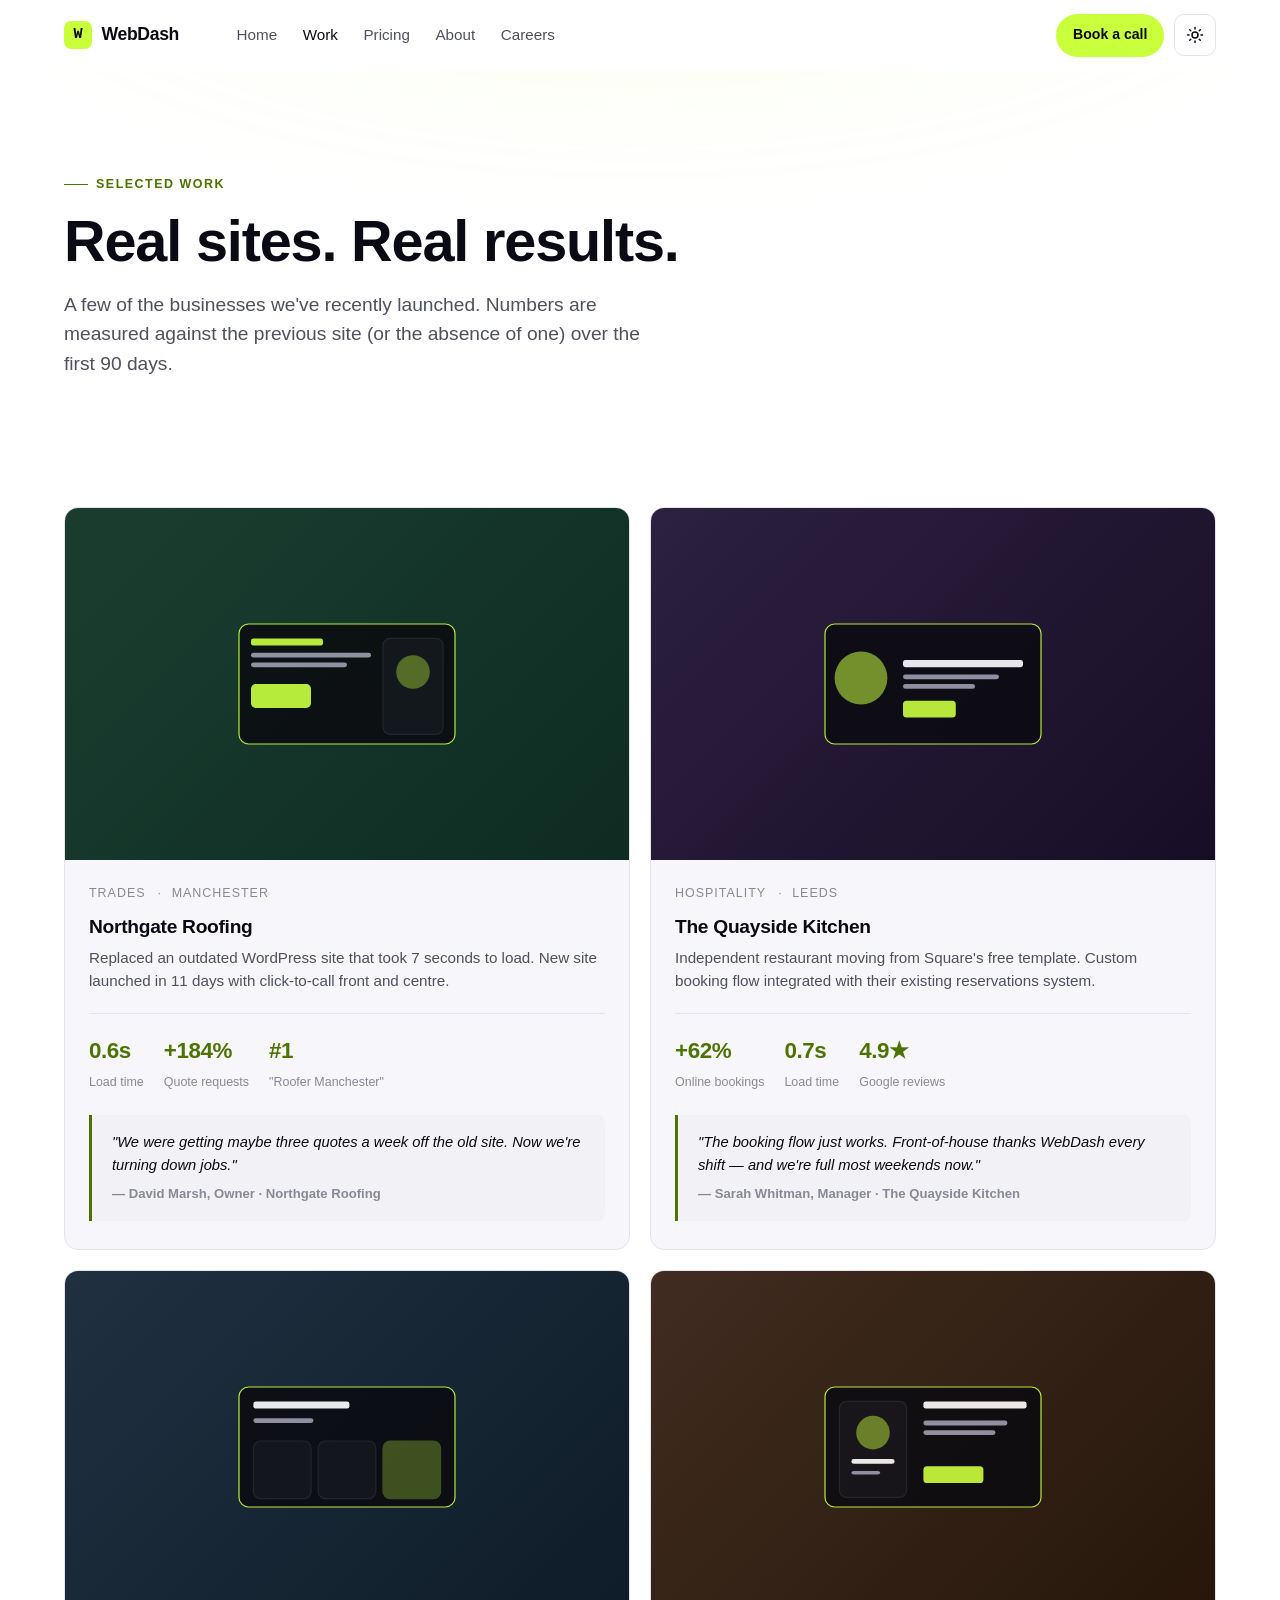
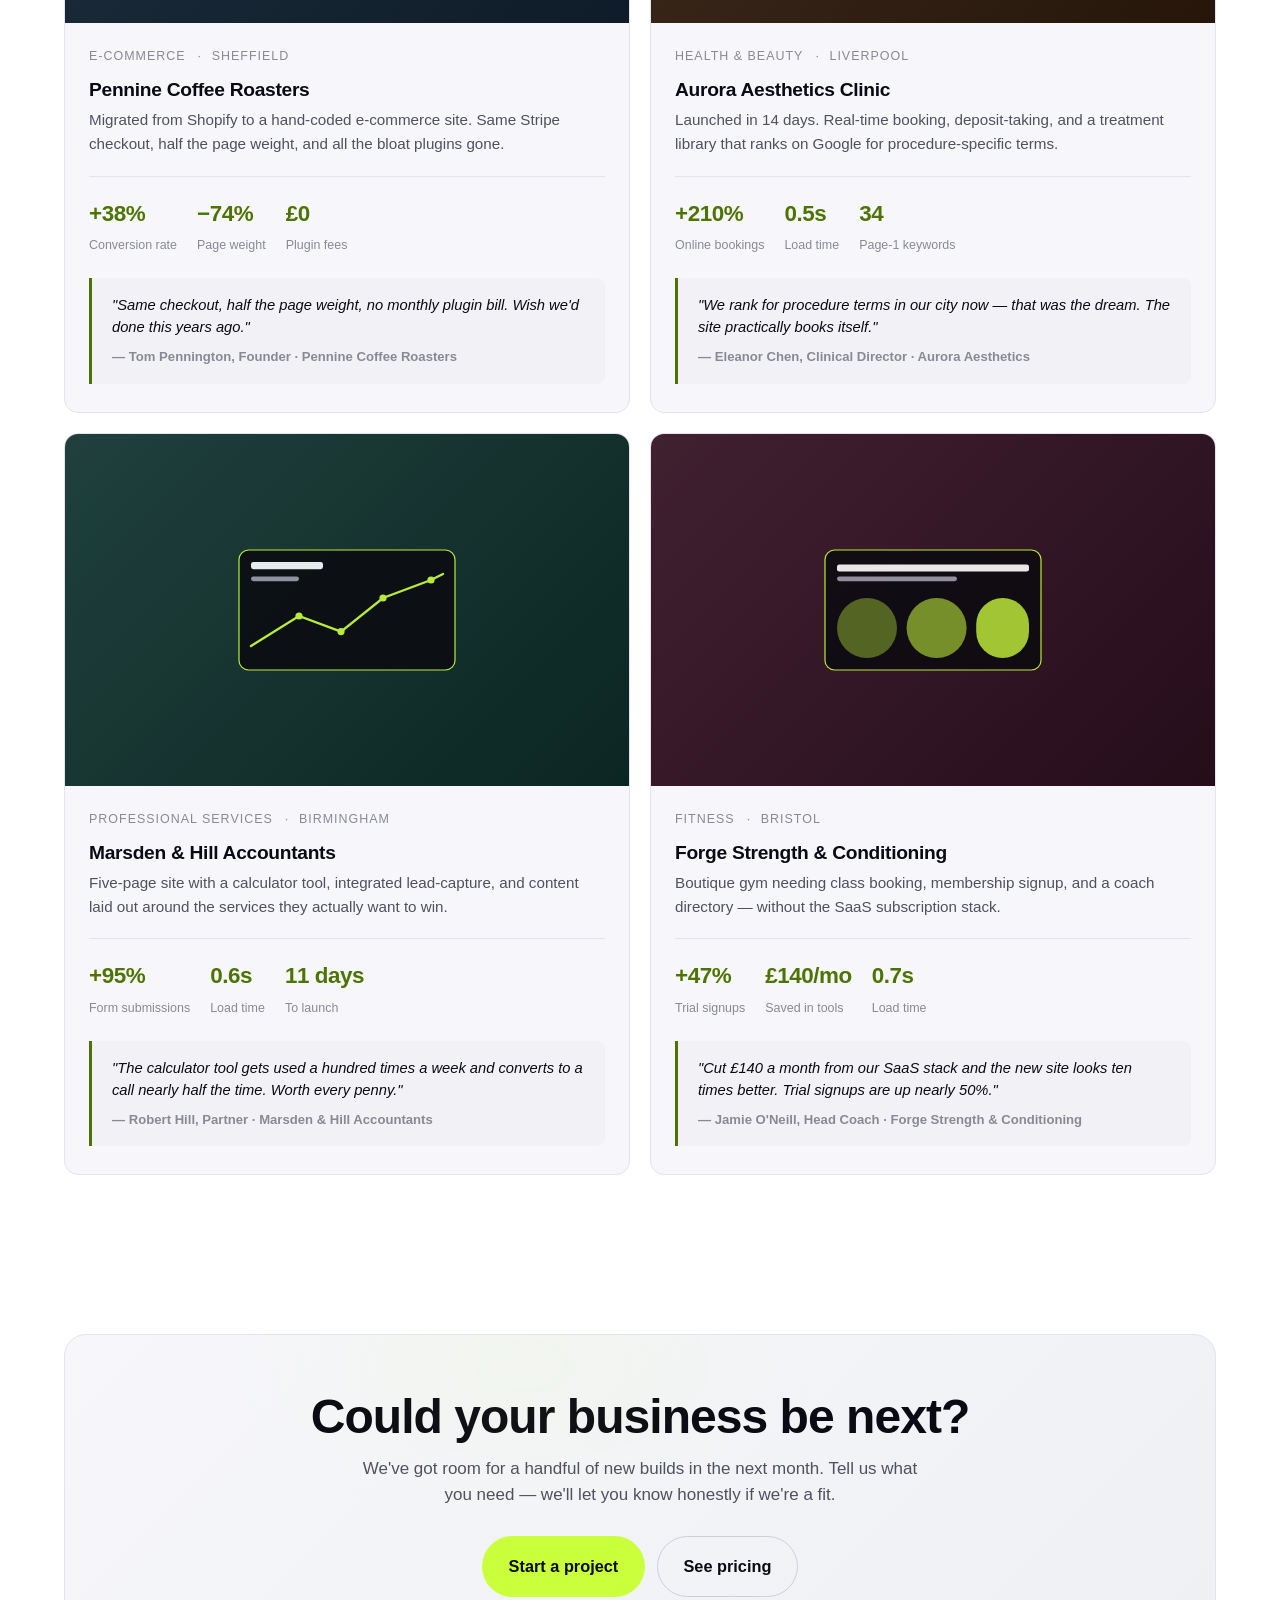
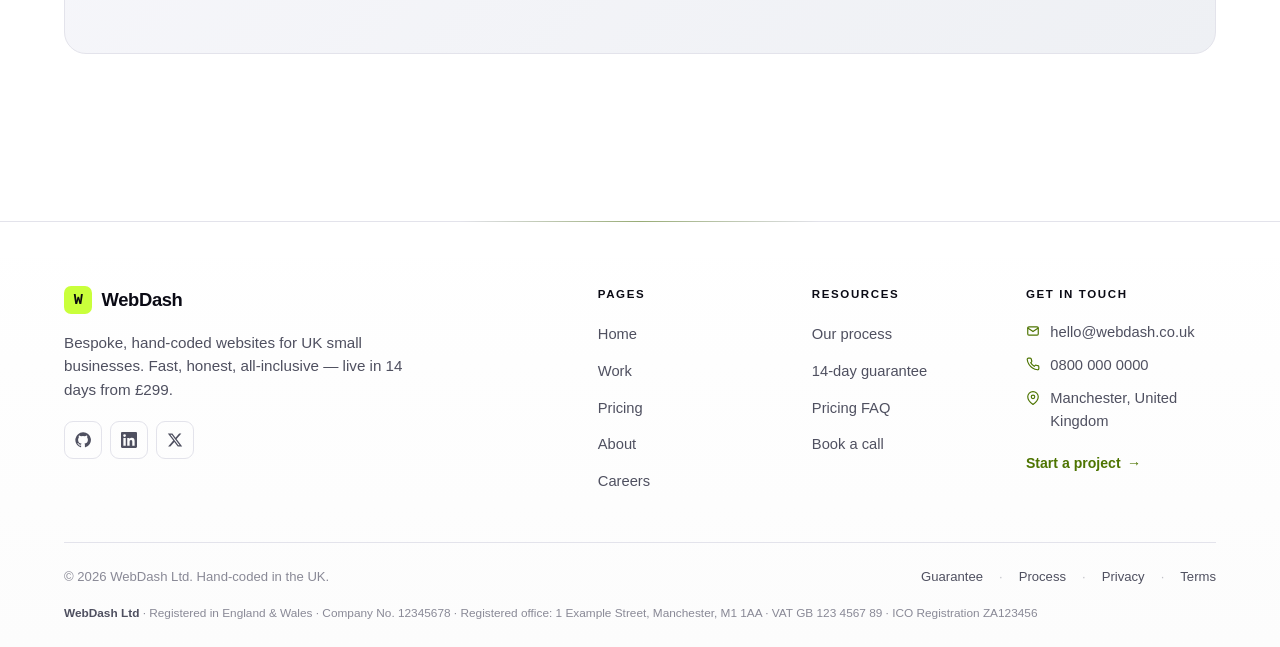
<file: work.html>
<!doctype html>
<html lang="en-GB">
<head>
  <meta charset="utf-8" />
  <meta name="viewport" content="width=device-width, initial-scale=1" />
  <title>Our work — WebDash</title>
  <meta name="description" content="Recent websites we've built for UK small businesses — case studies with real performance and conversion results." />
  <meta name="theme-color" content="#0a0a0f" />
  <link rel="icon" href="assets/favicon.svg" type="image/svg+xml" />
  <link rel="canonical" href="https://www.webdash.co.uk/work.html" />
  <script>(function(){try{var t=localStorage.getItem('theme');if(!t)t=matchMedia('(prefers-color-scheme: light)').matches?'light':'dark';if(t==='light')document.documentElement.setAttribute('data-theme','light')}catch(e){}})();</script>
  <link rel="stylesheet" href="assets/styles.css" />
</head>
<body>
  <header class="nav" data-nav>
    <div class="container nav-inner">
      <a href="./" class="brand"><span class="brand-mark">W</span><span>WebDash</span></a>
      <nav aria-label="Primary">
        <ul class="nav-links">
          <li><a href="./">Home</a></li>
          <li><a href="work.html" aria-current="page">Work</a></li>
          <li><a href="pricing.html">Pricing</a></li>
          <li><a href="about.html">About</a></li>
          <li><a href="careers.html">Careers</a></li>
        </ul>
      </nav>
      <a href="about.html#contact" class="btn btn-primary btn-sm nav-cta">Book a call</a>
      <button class="theme-toggle" data-theme-toggle type="button" aria-label="Toggle colour theme">
        <svg class="t-moon" viewBox="0 0 24 24" fill="none" stroke="currentColor" stroke-width="2" stroke-linecap="round" stroke-linejoin="round" aria-hidden="true"><path d="M21 12.79A9 9 0 1 1 11.21 3 7 7 0 0 0 21 12.79z"/></svg>
        <svg class="t-sun" viewBox="0 0 24 24" fill="none" stroke="currentColor" stroke-width="2" stroke-linecap="round" stroke-linejoin="round" aria-hidden="true"><circle cx="12" cy="12" r="4"/><path d="M12 2v2M12 20v2M4.93 4.93l1.41 1.41M17.66 17.66l1.41 1.41M2 12h2M20 12h2M4.93 19.07l1.41-1.41M17.66 6.34l1.41-1.41"/></svg>
      </button>
      <button class="nav-toggle" data-nav-toggle aria-label="Toggle menu" aria-expanded="false">
        <svg viewBox="0 0 24 24" fill="none" stroke="currentColor" stroke-width="2" stroke-linecap="round" aria-hidden="true"><line x1="3" y1="6" x2="21" y2="6"/><line x1="3" y1="12" x2="21" y2="12"/><line x1="3" y1="18" x2="21" y2="18"/></svg>
      </button>
    </div>
    <div class="nav-mobile">
      <ul>
        <li><a href="./">Home</a></li>
        <li><a href="work.html" aria-current="page">Work</a></li>
        <li><a href="pricing.html">Pricing</a></li>
        <li><a href="about.html">About</a></li>
        <li><a href="careers.html">Careers</a></li>
      </ul>
      <a href="about.html#contact" class="btn btn-primary btn-block">Book a call</a>
    </div>
  </header>

  <main>
    <section class="page-header">
      <div class="container">
        <span class="eyebrow">Selected work</span>
        <h1>Real sites. Real results.</h1>
        <p class="lead">A few of the businesses we've recently launched. Numbers are measured against the previous site (or the absence of one) over the first 90 days.</p>
      </div>
    </section>

    <section class="section-tight">
      <div class="container">
        <div class="work-grid">

          <article class="case">
            <div class="case-cover" style="background:linear-gradient(135deg,#1a3a2e,#0d2a20);">
              <svg viewBox="0 0 200 120" xmlns="http://www.w3.org/2000/svg" aria-hidden="true">
                <rect x="10" y="10" width="180" height="100" rx="8" fill="#0a0a0f" stroke="#c9ff3b" stroke-width="1"/>
                <rect x="20" y="22" width="60" height="6" rx="2" fill="#c9ff3b"/>
                <rect x="20" y="34" width="100" height="4" rx="2" fill="#9b9bad"/>
                <rect x="20" y="42" width="80" height="4" rx="2" fill="#9b9bad"/>
                <rect x="20" y="60" width="50" height="20" rx="4" fill="#c9ff3b"/>
                <rect x="130" y="22" width="50" height="80" rx="6" fill="#13131a" stroke="#23232e"/>
                <circle cx="155" cy="50" r="14" fill="#c9ff3b" opacity="0.4"/>
              </svg>
            </div>
            <div class="case-body">
              <div class="case-meta"><span>Trades</span><span>Manchester</span></div>
              <h3>Northgate Roofing</h3>
              <p>Replaced an outdated WordPress site that took 7 seconds to load. New site launched in 11 days with click-to-call front and centre.</p>
              <div class="case-results">
                <div class="case-result"><strong>0.6s</strong><span>Load time</span></div>
                <div class="case-result"><strong>+184%</strong><span>Quote requests</span></div>
                <div class="case-result"><strong>#1</strong><span>"Roofer Manchester"</span></div>
              </div>
              <blockquote class="case-quote">
                "We were getting maybe three quotes a week off the old site. Now we're turning down jobs."
                <cite>— David Marsh, Owner · Northgate Roofing</cite>
              </blockquote>
            </div>
          </article>

          <article class="case">
            <div class="case-cover" style="background:linear-gradient(135deg,#2a1f3d,#160d24);">
              <svg viewBox="0 0 200 120" xmlns="http://www.w3.org/2000/svg" aria-hidden="true">
                <rect x="10" y="10" width="180" height="100" rx="8" fill="#0a0a0f" stroke="#c9ff3b" stroke-width="1"/>
                <circle cx="40" cy="55" r="22" fill="#c9ff3b" opacity="0.6"/>
                <rect x="75" y="40" width="100" height="6" rx="2" fill="#fff"/>
                <rect x="75" y="52" width="80" height="4" rx="2" fill="#9b9bad"/>
                <rect x="75" y="60" width="60" height="4" rx="2" fill="#9b9bad"/>
                <rect x="75" y="74" width="44" height="14" rx="3" fill="#c9ff3b"/>
              </svg>
            </div>
            <div class="case-body">
              <div class="case-meta"><span>Hospitality</span><span>Leeds</span></div>
              <h3>The Quayside Kitchen</h3>
              <p>Independent restaurant moving from Square's free template. Custom booking flow integrated with their existing reservations system.</p>
              <div class="case-results">
                <div class="case-result"><strong>+62%</strong><span>Online bookings</span></div>
                <div class="case-result"><strong>0.7s</strong><span>Load time</span></div>
                <div class="case-result"><strong>4.9★</strong><span>Google reviews</span></div>
              </div>
              <blockquote class="case-quote">
                "The booking flow just works. Front-of-house thanks WebDash every shift — and we're full most weekends now."
                <cite>— Sarah Whitman, Manager · The Quayside Kitchen</cite>
              </blockquote>
            </div>
          </article>

          <article class="case">
            <div class="case-cover" style="background:linear-gradient(135deg,#1f2e3d,#0d1a26);">
              <svg viewBox="0 0 200 120" xmlns="http://www.w3.org/2000/svg" aria-hidden="true">
                <rect x="10" y="10" width="180" height="100" rx="8" fill="#0a0a0f" stroke="#c9ff3b" stroke-width="1"/>
                <rect x="22" y="22" width="80" height="6" rx="2" fill="#fff"/>
                <rect x="22" y="36" width="50" height="4" rx="2" fill="#9b9bad"/>
                <g>
                  <rect x="22" y="55" width="48" height="48" rx="6" fill="#13131a" stroke="#23232e"/>
                  <rect x="76" y="55" width="48" height="48" rx="6" fill="#13131a" stroke="#23232e"/>
                  <rect x="130" y="55" width="48" height="48" rx="6" fill="#c9ff3b" opacity="0.3" stroke="#c9ff3b"/>
                </g>
              </svg>
            </div>
            <div class="case-body">
              <div class="case-meta"><span>E-commerce</span><span>Sheffield</span></div>
              <h3>Pennine Coffee Roasters</h3>
              <p>Migrated from Shopify to a hand-coded e-commerce site. Same Stripe checkout, half the page weight, and all the bloat plugins gone.</p>
              <div class="case-results">
                <div class="case-result"><strong>+38%</strong><span>Conversion rate</span></div>
                <div class="case-result"><strong>−74%</strong><span>Page weight</span></div>
                <div class="case-result"><strong>£0</strong><span>Plugin fees</span></div>
              </div>
              <blockquote class="case-quote">
                "Same checkout, half the page weight, no monthly plugin bill. Wish we'd done this years ago."
                <cite>— Tom Pennington, Founder · Pennine Coffee Roasters</cite>
              </blockquote>
            </div>
          </article>

          <article class="case">
            <div class="case-cover" style="background:linear-gradient(135deg,#3d2a1f,#241509);">
              <svg viewBox="0 0 200 120" xmlns="http://www.w3.org/2000/svg" aria-hidden="true">
                <rect x="10" y="10" width="180" height="100" rx="8" fill="#0a0a0f" stroke="#c9ff3b" stroke-width="1"/>
                <rect x="22" y="22" width="56" height="80" rx="6" fill="#13131a" stroke="#23232e"/>
                <circle cx="50" cy="48" r="14" fill="#c9ff3b" opacity="0.5"/>
                <rect x="32" y="70" width="36" height="4" rx="2" fill="#fff"/>
                <rect x="32" y="80" width="24" height="3" rx="2" fill="#9b9bad"/>
                <rect x="92" y="22" width="86" height="6" rx="2" fill="#fff"/>
                <rect x="92" y="38" width="70" height="4" rx="2" fill="#9b9bad"/>
                <rect x="92" y="46" width="60" height="4" rx="2" fill="#9b9bad"/>
                <rect x="92" y="76" width="50" height="14" rx="3" fill="#c9ff3b"/>
              </svg>
            </div>
            <div class="case-body">
              <div class="case-meta"><span>Health &amp; beauty</span><span>Liverpool</span></div>
              <h3>Aurora Aesthetics Clinic</h3>
              <p>Launched in 14 days. Real-time booking, deposit-taking, and a treatment library that ranks on Google for procedure-specific terms.</p>
              <div class="case-results">
                <div class="case-result"><strong>+210%</strong><span>Online bookings</span></div>
                <div class="case-result"><strong>0.5s</strong><span>Load time</span></div>
                <div class="case-result"><strong>34</strong><span>Page-1 keywords</span></div>
              </div>
              <blockquote class="case-quote">
                "We rank for procedure terms in our city now — that was the dream. The site practically books itself."
                <cite>— Eleanor Chen, Clinical Director · Aurora Aesthetics</cite>
              </blockquote>
            </div>
          </article>

          <article class="case">
            <div class="case-cover" style="background:linear-gradient(135deg,#1f3d3a,#0a2421);">
              <svg viewBox="0 0 200 120" xmlns="http://www.w3.org/2000/svg" aria-hidden="true">
                <rect x="10" y="10" width="180" height="100" rx="8" fill="#0a0a0f" stroke="#c9ff3b" stroke-width="1"/>
                <path d="M20 90 L60 65 L95 78 L130 50 L170 35 L180 30" fill="none" stroke="#c9ff3b" stroke-width="2" stroke-linecap="round"/>
                <circle cx="60" cy="65" r="3" fill="#c9ff3b"/>
                <circle cx="95" cy="78" r="3" fill="#c9ff3b"/>
                <circle cx="130" cy="50" r="3" fill="#c9ff3b"/>
                <circle cx="170" cy="35" r="3" fill="#c9ff3b"/>
                <rect x="20" y="20" width="60" height="6" rx="2" fill="#fff"/>
                <rect x="20" y="32" width="40" height="4" rx="2" fill="#9b9bad"/>
              </svg>
            </div>
            <div class="case-body">
              <div class="case-meta"><span>Professional services</span><span>Birmingham</span></div>
              <h3>Marsden &amp; Hill Accountants</h3>
              <p>Five-page site with a calculator tool, integrated lead-capture, and content laid out around the services they actually want to win.</p>
              <div class="case-results">
                <div class="case-result"><strong>+95%</strong><span>Form submissions</span></div>
                <div class="case-result"><strong>0.6s</strong><span>Load time</span></div>
                <div class="case-result"><strong>11 days</strong><span>To launch</span></div>
              </div>
              <blockquote class="case-quote">
                "The calculator tool gets used a hundred times a week and converts to a call nearly half the time. Worth every penny."
                <cite>— Robert Hill, Partner · Marsden &amp; Hill Accountants</cite>
              </blockquote>
            </div>
          </article>

          <article class="case">
            <div class="case-cover" style="background:linear-gradient(135deg,#3d1f2e,#240c19);">
              <svg viewBox="0 0 200 120" xmlns="http://www.w3.org/2000/svg" aria-hidden="true">
                <rect x="10" y="10" width="180" height="100" rx="8" fill="#0a0a0f" stroke="#c9ff3b" stroke-width="1"/>
                <rect x="20" y="22" width="160" height="6" rx="2" fill="#fff"/>
                <rect x="20" y="32" width="100" height="4" rx="2" fill="#9b9bad"/>
                <g>
                  <rect x="20" y="50" width="50" height="50" rx="25" fill="#c9ff3b" opacity="0.4"/>
                  <rect x="78" y="50" width="50" height="50" rx="25" fill="#c9ff3b" opacity="0.6"/>
                  <rect x="136" y="50" width="44" height="50" rx="22" fill="#c9ff3b" opacity="0.85"/>
                </g>
              </svg>
            </div>
            <div class="case-body">
              <div class="case-meta"><span>Fitness</span><span>Bristol</span></div>
              <h3>Forge Strength &amp; Conditioning</h3>
              <p>Boutique gym needing class booking, membership signup, and a coach directory — without the SaaS subscription stack.</p>
              <div class="case-results">
                <div class="case-result"><strong>+47%</strong><span>Trial signups</span></div>
                <div class="case-result"><strong>£140/mo</strong><span>Saved in tools</span></div>
                <div class="case-result"><strong>0.7s</strong><span>Load time</span></div>
              </div>
              <blockquote class="case-quote">
                "Cut £140 a month from our SaaS stack and the new site looks ten times better. Trial signups are up nearly 50%."
                <cite>— Jamie O'Neill, Head Coach · Forge Strength &amp; Conditioning</cite>
              </blockquote>
            </div>
          </article>

        </div>
      </div>
    </section>

    <section class="section">
      <div class="container">
        <div class="cta">
          <h2>Could your business be next?</h2>
          <p>We've got room for a handful of new builds in the next month. Tell us what you need — we'll let you know honestly if we're a fit.</p>
          <div class="cta-actions">
            <a href="about.html#contact" class="btn btn-primary btn-lg">Start a project</a>
            <a href="pricing.html" class="btn btn-ghost btn-lg">See pricing</a>
          </div>
        </div>
      </div>
    </section>
  </main>

  <footer class="footer">
    <div class="container">
      <div class="footer-top">
        <div class="footer-brand">
          <a href="./" class="brand" aria-label="WebDash home">
            <span class="brand-mark">W</span>
            <span>WebDash</span>
          </a>
          <p class="footer-tagline">Bespoke, hand-coded websites for UK small businesses. Fast, honest, all-inclusive — live in 14 days from £299.</p>
          <div class="footer-social">
            <a href="https://github.com/" rel="noopener" aria-label="GitHub">
              <svg viewBox="0 0 24 24" fill="currentColor" aria-hidden="true"><path d="M12 .5a11.5 11.5 0 0 0-3.63 22.41c.58.1.79-.25.79-.56v-2c-3.2.7-3.88-1.37-3.88-1.37a3 3 0 0 0-1.27-1.7c-1.04-.71.08-.7.08-.7a2.4 2.4 0 0 1 1.74 1.18 2.43 2.43 0 0 0 3.32.96 2.45 2.45 0 0 1 .73-1.53c-2.55-.29-5.23-1.28-5.23-5.7a4.46 4.46 0 0 1 1.18-3.1 4.16 4.16 0 0 1 .12-3.06s.96-.31 3.16 1.18a10.86 10.86 0 0 1 5.76 0c2.2-1.49 3.16-1.18 3.16-1.18a4.16 4.16 0 0 1 .12 3.06 4.46 4.46 0 0 1 1.18 3.1c0 4.43-2.69 5.4-5.25 5.69a2.74 2.74 0 0 1 .78 2.13v3.16c0 .31.2.67.8.55A11.5 11.5 0 0 0 12 .5Z"/></svg>
            </a>
            <a href="https://www.linkedin.com/" rel="noopener" aria-label="LinkedIn">
              <svg viewBox="0 0 24 24" fill="currentColor" aria-hidden="true"><path d="M20.45 20.45h-3.55v-5.57c0-1.33-.02-3.04-1.85-3.04-1.85 0-2.13 1.45-2.13 2.94v5.67H9.36V9h3.4v1.56h.05a3.73 3.73 0 0 1 3.36-1.84c3.6 0 4.27 2.37 4.27 5.45v6.28ZM5.34 7.43a2.06 2.06 0 1 1 0-4.12 2.06 2.06 0 0 1 0 4.12ZM7.12 20.45H3.56V9h3.56v11.45ZM22.22 0H1.77C.79 0 0 .77 0 1.72v20.56C0 23.23.79 24 1.77 24h20.45C23.21 24 24 23.23 24 22.28V1.72C24 .77 23.21 0 22.22 0Z"/></svg>
            </a>
            <a href="https://x.com/" rel="noopener" aria-label="X (Twitter)">
              <svg viewBox="0 0 24 24" fill="currentColor" aria-hidden="true"><path d="M18.244 2.25h3.308l-7.227 8.26 8.502 11.24H16.17l-5.214-6.817L4.99 21.75H1.68l7.73-8.835L1.254 2.25H8.08l4.713 6.231 5.45-6.231Zm-1.161 17.52h1.833L7.084 4.126H5.117l11.966 15.644Z"/></svg>
            </a>
          </div>
        </div>

        <div class="footer-cols">
          <div>
            <h5>Pages</h5>
            <ul>
              <li><a href="./">Home</a></li>
              <li><a href="work.html">Work</a></li>
              <li><a href="pricing.html">Pricing</a></li>
              <li><a href="about.html">About</a></li>
              <li><a href="careers.html">Careers</a></li>
            </ul>
          </div>
          <div>
            <h5>Resources</h5>
            <ul>
              <li><a href="process.html">Our process</a></li>
              <li><a href="guarantee.html">14-day guarantee</a></li>
              <li><a href="pricing.html#faq">Pricing FAQ</a></li>
              <li><a href="about.html#contact">Book a call</a></li>
            </ul>
          </div>
          <div class="footer-contact">
            <h5>Get in touch</h5>
            <ul>
              <li>
                <svg viewBox="0 0 24 24" fill="none" stroke="currentColor" stroke-width="2" stroke-linecap="round" stroke-linejoin="round" aria-hidden="true"><rect x="3" y="5" width="18" height="14" rx="2"/><path d="m3 7 9 6 9-6"/></svg>
                <a href="mailto:hello@webdash.co.uk">hello@webdash.co.uk</a>
              </li>
              <li>
                <svg viewBox="0 0 24 24" fill="none" stroke="currentColor" stroke-width="2" stroke-linecap="round" stroke-linejoin="round" aria-hidden="true"><path d="M22 16.92v3a2 2 0 0 1-2.18 2 19.79 19.79 0 0 1-8.63-3.07 19.5 19.5 0 0 1-6-6 19.79 19.79 0 0 1-3.07-8.67A2 2 0 0 1 4.11 2h3a2 2 0 0 1 2 1.72c.13.96.36 1.9.7 2.81a2 2 0 0 1-.45 2.11L8.09 9.91a16 16 0 0 0 6 6l1.27-1.27a2 2 0 0 1 2.11-.45c.91.34 1.85.57 2.81.7A2 2 0 0 1 22 16.92Z"/></svg>
                <a href="tel:+448000000000">0800 000 0000</a>
              </li>
              <li>
                <svg viewBox="0 0 24 24" fill="none" stroke="currentColor" stroke-width="2" stroke-linecap="round" stroke-linejoin="round" aria-hidden="true"><path d="M21 10c0 7-9 13-9 13s-9-6-9-13a9 9 0 0 1 18 0Z"/><circle cx="12" cy="10" r="3"/></svg>
                <span>Manchester, United Kingdom</span>
              </li>
            </ul>
            <a href="about.html#contact" class="footer-cta">Start a project</a>
          </div>
        </div>
      </div>

      <div class="footer-bottom">
        <span>© <span id="y">2026</span> WebDash Ltd. Hand-coded in the UK.</span>
        <div class="footer-legal-links">
          <a href="guarantee.html">Guarantee</a>
          <span class="sep">·</span>
          <a href="process.html">Process</a>
          <span class="sep">·</span>
          <a href="#privacy">Privacy</a>
          <span class="sep">·</span>
          <a href="#terms">Terms</a>
        </div>
      </div>

      <!-- TODO: Replace these placeholder legitimacy details with your real Companies House number, VAT registration, ICO registration, and registered office address before going live. -->
      <div class="footer-legal">
        <strong>WebDash Ltd</strong> · Registered in England &amp; Wales · Company No. 12345678 · Registered office: 1 Example Street, Manchester, M1 1AA · VAT GB 123 4567 89 · ICO Registration ZA123456
      </div>
    </div>
  </footer>

  <script src="assets/nav.js" defer></script>
  <script>document.getElementById('y').textContent = new Date().getFullYear();</script>
</body>
</html>
</file>
<file: assets/styles.css>
:root {
  color-scheme: dark;
  --bg: #0a0a0f;
  --bg-2: #11111a;
  --bg-3: #16161f;
  --border: #232333;
  --border-strong: #313146;
  --text: #f5f5f7;
  --text-muted: #9b9bad;
  --text-dim: #6c6c80;
  --accent: #c9ff3b;
  --accent-2: #a4e600;
  --accent-ink: #0a0a0f;
  --accent-text: #c9ff3b;
  --grid-line: rgba(255, 255, 255, 0.04);
  --aurora-1: #c9ff3b;
  --aurora-2: #6dffd0;
  --aurora-3: #b0ff52;
  --aurora-opacity: 0.45;
  --aurora-opacity-3: 0.30;
  --shadow: 0 20px 50px -20px rgba(0, 0, 0, 0.6);
  --danger: #ff6b6b;
  --radius: 14px;
  --radius-sm: 8px;
  --radius-lg: 22px;
  --container: 76rem;
  --gutter: clamp(1rem, 4vw, 2rem);
  --font: -apple-system, BlinkMacSystemFont, "Segoe UI", Roboto, Oxygen, Ubuntu,
    Cantarell, "Helvetica Neue", Arial, sans-serif;
  --mono: ui-monospace, SFMono-Regular, "SF Mono", Menlo, Consolas, monospace;
}

[data-theme="light"] {
  color-scheme: light;
  --bg: #ffffff;
  --bg-2: #f7f7fb;
  --bg-3: #eef0f4;
  --border: #e3e3eb;
  --border-strong: #cfcfd9;
  --text: #0a0a14;
  --text-muted: #4f5060;
  --text-dim: #898996;
  --accent: #c9ff3b;
  --accent-2: #b0ee20;
  --accent-ink: #0a0a0f;
  --accent-text: #4d7400;
  --grid-line: rgba(0, 0, 0, 0.05);
  --aurora-opacity: 0.22;
  --aurora-opacity-3: 0.14;
  --shadow: 0 20px 50px -20px rgba(15, 20, 40, 0.18);
}

* {
  box-sizing: border-box;
}

html {
  scroll-behavior: smooth;
  -webkit-text-size-adjust: 100%;
}

body {
  margin: 0;
  background: var(--bg);
  color: var(--text);
  font-family: var(--font);
  font-size: 17px;
  line-height: 1.55;
  -webkit-font-smoothing: antialiased;
  text-rendering: optimizeLegibility;
}

img,
svg {
  max-width: 100%;
  display: block;
}

a {
  color: inherit;
  text-decoration: none;
}

a:focus-visible,
button:focus-visible,
input:focus-visible,
textarea:focus-visible,
select:focus-visible {
  outline: 2px solid var(--accent);
  outline-offset: 3px;
  border-radius: 4px;
}

::selection {
  background: var(--accent);
  color: var(--accent-ink);
}

/* ---------- Layout ---------- */

.container {
  width: 100%;
  max-width: var(--container);
  margin-inline: auto;
  padding-inline: var(--gutter);
}

.section {
  padding-block: clamp(3.5rem, 8vw, 6.5rem);
}

.section-tight {
  padding-block: clamp(2rem, 5vw, 3.5rem);
}

.eyebrow {
  display: inline-flex;
  align-items: center;
  gap: 0.5rem;
  font-size: 0.78rem;
  font-weight: 600;
  letter-spacing: 0.12em;
  text-transform: uppercase;
  color: var(--accent-text);
  margin: 0 0 1rem;
}

.eyebrow::before {
  content: "";
  width: 24px;
  height: 1px;
  background: var(--accent-text);
}

h1, h2, h3, h4 {
  font-weight: 700;
  letter-spacing: -0.02em;
  margin: 0 0 0.5rem;
  line-height: 1.1;
}

h1 {
  font-size: clamp(2.4rem, 6vw, 4.4rem);
}

h2 {
  font-size: clamp(1.9rem, 4.2vw, 3rem);
}

h3 {
  font-size: clamp(1.25rem, 2vw, 1.55rem);
  letter-spacing: -0.015em;
}

h4 {
  font-size: 1.05rem;
  letter-spacing: 0;
}

p {
  margin: 0 0 1rem;
  color: var(--text-muted);
}

.lead {
  font-size: clamp(1.05rem, 1.6vw, 1.25rem);
  color: var(--text-muted);
  max-width: 38rem;
}

.section-head {
  max-width: 44rem;
  margin: 0 auto clamp(2rem, 5vw, 3.5rem);
  text-align: center;
}

.section-head p {
  font-size: 1.1rem;
}

/* ---------- Navigation ---------- */

.nav {
  position: sticky;
  top: 0;
  z-index: 50;
  background: rgba(10, 10, 15, 0.78);
  backdrop-filter: saturate(140%) blur(14px);
  -webkit-backdrop-filter: saturate(140%) blur(14px);
  border-bottom: 1px solid transparent;
  transition: border-color 0.2s ease;
}

.nav.is-scrolled {
  border-bottom-color: var(--border);
}

.nav-inner {
  display: flex;
  align-items: center;
  gap: 0.6rem;
  height: 70px;
}

/* Brand stays left; nav-links sit right of brand with breathing room.
   margin-right:auto on the <nav> pushes the right cluster (cta, theme, toggle) to the far right. */
.nav-inner > nav { margin-right: auto; }

@media (min-width: 880px) {
  .nav-inner > nav { margin-left: clamp(1.5rem, 4vw, 3rem); }
}

.brand {
  display: inline-flex;
  align-items: center;
  gap: 0.6rem;
  font-weight: 700;
  letter-spacing: -0.02em;
  font-size: 1.1rem;
}

.brand-mark {
  width: 28px;
  height: 28px;
  border-radius: 7px;
  background: var(--accent);
  color: var(--accent-ink);
  display: grid;
  place-items: center;
  font-weight: 800;
  font-size: 0.95rem;
  font-family: var(--mono);
}

.nav-links {
  display: none;
  gap: 1.6rem;
  align-items: center;
  list-style: none;
  margin: 0;
  padding: 0;
}

.nav-links a {
  color: var(--text-muted);
  font-weight: 500;
  font-size: 0.95rem;
  transition: color 0.15s ease;
}

.nav-links a:hover,
.nav-links a[aria-current="page"] {
  color: var(--text);
}

.nav-cta {
  display: none;
}

.nav-toggle {
  background: transparent;
  border: 1px solid var(--border);
  color: var(--text);
  width: 42px;
  height: 42px;
  border-radius: 10px;
  display: grid;
  place-items: center;
  cursor: pointer;
}

.nav-toggle svg {
  width: 18px;
  height: 18px;
}

.nav-mobile {
  display: none;
  border-top: 1px solid var(--border);
  padding: 1rem var(--gutter) 1.5rem;
}

.nav.is-open .nav-mobile {
  display: block;
}

.nav-mobile ul {
  list-style: none;
  padding: 0;
  margin: 0 0 1rem;
  display: flex;
  flex-direction: column;
  gap: 0.25rem;
}

.nav-mobile a {
  display: block;
  padding: 0.75rem 0.25rem;
  color: var(--text-muted);
  font-weight: 500;
}

.nav-mobile a[aria-current="page"] {
  color: var(--text);
}

@media (min-width: 880px) {
  .nav-links { display: flex; }
  .nav-cta { display: inline-flex; }
  .nav-toggle { display: none; }
  .nav-mobile { display: none !important; }
}

/* ---------- Buttons ---------- */

.btn {
  display: inline-flex;
  align-items: center;
  justify-content: center;
  gap: 0.5rem;
  padding: 0.85rem 1.3rem;
  font-family: inherit;
  font-size: 0.97rem;
  font-weight: 600;
  border-radius: 999px;
  border: 1px solid transparent;
  cursor: pointer;
  transition: transform 0.12s ease, background 0.15s ease, border-color 0.15s ease, color 0.15s ease;
  white-space: nowrap;
}

.btn:active {
  transform: translateY(1px);
}

.btn-primary {
  background: var(--accent);
  color: var(--accent-ink);
}

.btn-primary:hover {
  background: var(--accent-2);
}

.btn-ghost {
  background: transparent;
  color: var(--text);
  border-color: var(--border-strong);
}

.btn-ghost:hover {
  border-color: var(--text);
}

.btn-sm {
  padding: 0.6rem 1rem;
  font-size: 0.88rem;
}

.btn-lg {
  padding: 1.05rem 1.6rem;
  font-size: 1.02rem;
}

.btn-block {
  width: 100%;
}

/* ---------- Hero ---------- */

.hero {
  position: relative;
  padding-block: clamp(4rem, 10vw, 7rem) clamp(3rem, 7vw, 5rem);
  overflow: hidden;
}

.hero::before {
  content: "";
  position: absolute;
  inset: -10% -10% auto -10%;
  height: 60%;
  background: radial-gradient(ellipse at 50% 0%, rgba(201, 255, 59, 0.18), transparent 60%);
  filter: blur(40px);
  z-index: -1;
}

.hero-grid {
  position: absolute;
  inset: 0;
  background-image:
    linear-gradient(to right, rgba(255, 255, 255, 0.04) 1px, transparent 1px),
    linear-gradient(to bottom, rgba(255, 255, 255, 0.04) 1px, transparent 1px);
  background-size: 56px 56px;
  -webkit-mask-image: radial-gradient(ellipse at 50% 0%, black 30%, transparent 70%);
          mask-image: radial-gradient(ellipse at 50% 0%, black 30%, transparent 70%);
  z-index: -1;
}

.hero-pill {
  display: inline-flex;
  align-items: center;
  gap: 0.55rem;
  padding: 0.4rem 0.85rem 0.4rem 0.55rem;
  border: 1px solid var(--border);
  background: var(--bg-2);
  border-radius: 999px;
  font-size: 0.82rem;
  color: var(--text-muted);
  margin-bottom: 1.5rem;
}

.hero-pill .dot {
  width: 8px;
  height: 8px;
  border-radius: 50%;
  background: var(--accent);
  box-shadow: 0 0 0 4px rgba(201, 255, 59, 0.18);
}

.hero h1 {
  margin-bottom: 1.25rem;
}

.hero h1 .accent {
  color: var(--accent-text);
}

.hero-sub {
  font-size: clamp(1.05rem, 1.6vw, 1.2rem);
  color: var(--text-muted);
  max-width: 36rem;
  margin: 0 0 2rem;
}

.hero-actions {
  display: flex;
  flex-wrap: wrap;
  gap: 0.75rem;
  margin-bottom: 2.5rem;
}

.hero-trust {
  display: flex;
  flex-wrap: wrap;
  gap: 1.5rem 2rem;
  align-items: center;
  font-size: 0.85rem;
  color: var(--text-dim);
}

.hero-trust strong {
  color: var(--text);
  font-weight: 600;
}

/* ---------- Stats ---------- */

.stats {
  display: grid;
  grid-template-columns: 1fr;
  gap: 1rem;
}

@media (min-width: 720px) {
  .stats { grid-template-columns: repeat(3, 1fr); }
}

.stat {
  padding: 2rem 1.75rem;
  border: 1px solid var(--border);
  background: var(--bg-2);
  border-radius: var(--radius);
  position: relative;
  overflow: hidden;
}

.stat::after {
  content: "";
  position: absolute;
  top: 0;
  left: 0;
  width: 100%;
  height: 1px;
  background: linear-gradient(90deg, transparent, var(--accent), transparent);
  opacity: 0.4;
}

.stat-value {
  font-size: clamp(2.5rem, 5vw, 3.4rem);
  font-weight: 800;
  letter-spacing: -0.04em;
  line-height: 1;
  color: var(--text);
  margin-bottom: 0.5rem;
}

.stat-value .unit {
  color: var(--accent-text);
  font-weight: 700;
}

.stat-label {
  font-weight: 600;
  color: var(--text);
  margin-bottom: 0.4rem;
}

.stat-source {
  font-size: 0.78rem;
  color: var(--text-dim);
  margin-top: 0.75rem;
}

/* ---------- Feature cards ---------- */

.cards {
  display: grid;
  grid-template-columns: 1fr;
  gap: 1rem;
}

@media (min-width: 640px) {
  .cards { grid-template-columns: repeat(2, 1fr); }
}

@media (min-width: 960px) {
  .cards.cols-4 { grid-template-columns: repeat(4, 1fr); }
  .cards.cols-3 { grid-template-columns: repeat(3, 1fr); }
}

.card {
  padding: 1.75rem;
  border: 1px solid var(--border);
  background: var(--bg-2);
  border-radius: var(--radius);
  transition: border-color 0.18s ease, transform 0.18s ease;
}

.card:hover {
  border-color: var(--border-strong);
  transform: translateY(-2px);
}

.card-icon {
  width: 42px;
  height: 42px;
  border-radius: 10px;
  display: grid;
  place-items: center;
  background: rgba(201, 255, 59, 0.12);
  color: var(--accent-text);
  margin-bottom: 1rem;
}

.card-icon svg {
  width: 22px;
  height: 22px;
}

.card h3 {
  margin-bottom: 0.4rem;
  font-size: 1.15rem;
}

.card p {
  margin: 0;
  font-size: 0.95rem;
}

/* ---------- Pricing ---------- */

.pricing {
  display: grid;
  grid-template-columns: 1fr;
  gap: 1.25rem;
  align-items: stretch;
}

@media (min-width: 920px) {
  .pricing { grid-template-columns: repeat(3, 1fr); }
}

.plan {
  display: flex;
  flex-direction: column;
  padding: 2rem 1.75rem;
  border: 1px solid var(--border);
  background: var(--bg-2);
  border-radius: var(--radius-lg);
  position: relative;
}

.plan.is-featured {
  border-color: var(--accent-text);
  background: linear-gradient(180deg, rgba(201, 255, 59, 0.05), var(--bg-2) 50%);
  box-shadow: var(--shadow);
}

.plan-tag {
  position: absolute;
  top: -0.7rem;
  left: 50%;
  transform: translateX(-50%);
  background: var(--accent);
  color: var(--accent-ink);
  font-size: 0.72rem;
  font-weight: 700;
  letter-spacing: 0.08em;
  text-transform: uppercase;
  padding: 0.35rem 0.75rem;
  border-radius: 999px;
}

.plan-name {
  font-size: 1.35rem;
  font-weight: 700;
  margin-bottom: 0.25rem;
}

.plan-blurb {
  font-size: 0.92rem;
  color: var(--text-muted);
  margin: 0 0 1.5rem;
  min-height: 2.6em;
}

.plan-price {
  display: baseline;
  margin-bottom: 0.25rem;
}

.plan-price .amount {
  font-size: 2.6rem;
  font-weight: 800;
  letter-spacing: -0.03em;
  line-height: 1;
}

.plan-price .term {
  color: var(--text-muted);
  font-size: 0.95rem;
  margin-left: 0.4rem;
}

.plan-care {
  font-size: 0.85rem;
  color: var(--text-dim);
  margin: 0 0 1.5rem;
}

.plan-features {
  list-style: none;
  padding: 0;
  margin: 0 0 2rem;
  display: flex;
  flex-direction: column;
  gap: 0.65rem;
  flex-grow: 1;
}

.plan-features li {
  display: flex;
  align-items: flex-start;
  gap: 0.65rem;
  font-size: 0.95rem;
  color: var(--text);
}

.plan-features li::before {
  content: "";
  width: 18px;
  height: 18px;
  flex-shrink: 0;
  margin-top: 0.15rem;
  background-color: var(--accent-text);
  -webkit-mask: url("data:image/svg+xml;utf8,<svg xmlns='http://www.w3.org/2000/svg' viewBox='0 0 24 24' fill='none' stroke='black' stroke-width='3' stroke-linecap='round' stroke-linejoin='round'><polyline points='20 6 9 17 4 12'/></svg>") center/contain no-repeat;
          mask: url("data:image/svg+xml;utf8,<svg xmlns='http://www.w3.org/2000/svg' viewBox='0 0 24 24' fill='none' stroke='black' stroke-width='3' stroke-linecap='round' stroke-linejoin='round'><polyline points='20 6 9 17 4 12'/></svg>") center/contain no-repeat;
}

.plan-foot {
  font-size: 0.82rem;
  color: var(--text-dim);
  text-align: center;
  margin-top: 0.75rem;
}

/* ---------- Add-ons ---------- */

.addons {
  display: grid;
  grid-template-columns: 1fr;
  gap: 0.75rem;
}

@media (min-width: 640px) {
  .addons { grid-template-columns: repeat(2, 1fr); }
}

@media (min-width: 960px) {
  .addons { grid-template-columns: repeat(3, 1fr); }
}

.addon {
  display: flex;
  align-items: baseline;
  justify-content: space-between;
  gap: 1rem;
  padding: 1.1rem 1.25rem;
  border: 1px solid var(--border);
  background: var(--bg-2);
  border-radius: var(--radius-sm);
}

.addon-name {
  font-weight: 600;
  font-size: 0.98rem;
}

.addon-blurb {
  font-size: 0.82rem;
  color: var(--text-dim);
  display: block;
  margin-top: 0.2rem;
  font-weight: 400;
}

.addon-price {
  color: var(--accent-text);
  font-weight: 700;
  font-size: 0.95rem;
  white-space: nowrap;
}

/* ---------- Work / case studies ---------- */

.work-grid {
  display: grid;
  grid-template-columns: 1fr;
  gap: 1.25rem;
}

@media (min-width: 760px) {
  .work-grid { grid-template-columns: repeat(2, 1fr); }
}

.case {
  display: flex;
  flex-direction: column;
  border: 1px solid var(--border);
  background: var(--bg-2);
  border-radius: var(--radius);
  overflow: hidden;
  transition: border-color 0.18s ease, transform 0.18s ease;
}

.case:hover {
  border-color: var(--border-strong);
  transform: translateY(-2px);
}

.case-cover {
  aspect-ratio: 16 / 10;
  background: var(--bg-3);
  position: relative;
  overflow: hidden;
  display: grid;
  place-items: center;
}

.case-cover svg {
  width: 60%;
  max-width: 240px;
  opacity: 0.85;
}

.case-body {
  padding: 1.5rem 1.5rem 1.75rem;
}

.case-meta {
  display: flex;
  gap: 0.75rem;
  font-size: 0.78rem;
  color: var(--text-dim);
  text-transform: uppercase;
  letter-spacing: 0.08em;
  margin-bottom: 0.8rem;
}

.case-meta span + span::before {
  content: "·";
  margin-right: 0.6rem;
  color: var(--text-dim);
}

.case h3 {
  font-size: 1.2rem;
  margin-bottom: 0.5rem;
}

.case p {
  margin: 0 0 1.25rem;
  font-size: 0.95rem;
}

.case-results {
  display: flex;
  flex-wrap: wrap;
  gap: 1.25rem;
  border-top: 1px solid var(--border);
  padding-top: 1.25rem;
}

.case-result strong {
  display: block;
  font-size: 1.4rem;
  color: var(--accent-text);
  font-weight: 800;
  letter-spacing: -0.02em;
}

.case-result span {
  font-size: 0.78rem;
  color: var(--text-dim);
}

/* ---------- About / Team ---------- */

.about-hero {
  display: grid;
  grid-template-columns: 1fr;
  gap: 2.5rem;
  align-items: center;
}

@media (min-width: 880px) {
  .about-hero { grid-template-columns: 1.2fr 1fr; }
}

.about-photo {
  aspect-ratio: 4 / 5;
  border-radius: var(--radius-lg);
  background:
    radial-gradient(ellipse at 30% 10%, rgba(201, 255, 59, 0.25), transparent 55%),
    linear-gradient(160deg, var(--bg-3), var(--bg-2));
  border: 1px solid var(--border);
  display: grid;
  place-items: center;
  position: relative;
  overflow: hidden;
}

.about-photo svg {
  width: 60%;
  opacity: 0.85;
}

.values {
  display: grid;
  grid-template-columns: 1fr;
  gap: 1rem;
}

@media (min-width: 720px) {
  .values { grid-template-columns: repeat(2, 1fr); }
}

/* ---------- Contact ---------- */

.contact {
  display: grid;
  grid-template-columns: 1fr;
  gap: 2rem;
  border: 1px solid var(--border);
  background: var(--bg-2);
  border-radius: var(--radius-lg);
  padding: clamp(1.75rem, 4vw, 3rem);
}

@media (min-width: 880px) {
  .contact { grid-template-columns: 0.9fr 1.1fr; gap: 3rem; }
}

.contact-info h3 {
  margin-bottom: 1rem;
}

.contact-list {
  list-style: none;
  padding: 0;
  margin: 1.5rem 0 0;
  display: flex;
  flex-direction: column;
  gap: 1rem;
}

.contact-list li {
  display: flex;
  gap: 0.75rem;
  align-items: flex-start;
  font-size: 0.95rem;
}

.contact-list .label {
  display: block;
  font-size: 0.75rem;
  text-transform: uppercase;
  letter-spacing: 0.08em;
  color: var(--text-dim);
  margin-bottom: 0.15rem;
}

.contact-list a {
  color: var(--text);
  font-weight: 500;
}

.contact-list a:hover {
  color: var(--accent-text);
}

.contact-icon {
  width: 36px;
  height: 36px;
  border-radius: 9px;
  background: rgba(201, 255, 59, 0.12);
  color: var(--accent-text);
  display: grid;
  place-items: center;
  flex-shrink: 0;
}

.contact-icon svg {
  width: 18px;
  height: 18px;
}

/* ---------- Form ---------- */

.form {
  display: flex;
  flex-direction: column;
  gap: 1rem;
}

.form-row {
  display: grid;
  grid-template-columns: 1fr;
  gap: 1rem;
}

@media (min-width: 540px) {
  .form-row { grid-template-columns: 1fr 1fr; }
}

.field {
  display: flex;
  flex-direction: column;
  gap: 0.4rem;
}

.field label {
  font-size: 0.85rem;
  font-weight: 600;
  color: var(--text);
}

.field .req {
  color: var(--accent-text);
  margin-left: 0.2rem;
}

.field input,
.field select,
.field textarea {
  font-family: inherit;
  font-size: 0.97rem;
  background: var(--bg-3);
  color: var(--text);
  border: 1px solid var(--border);
  border-radius: 10px;
  padding: 0.85rem 1rem;
  transition: border-color 0.15s ease, background 0.15s ease;
}

.field input::placeholder,
.field textarea::placeholder {
  color: var(--text-dim);
}

.field input:focus,
.field select:focus,
.field textarea:focus {
  border-color: var(--accent-text);
  outline: none;
  background: var(--bg-2);
}

.field textarea {
  resize: vertical;
  min-height: 130px;
}

.field-note {
  font-size: 0.78rem;
  color: var(--text-dim);
}

/* ---------- Careers ---------- */

.role-list {
  display: flex;
  flex-direction: column;
  gap: 1rem;
}

.role {
  display: grid;
  grid-template-columns: 1fr auto;
  align-items: center;
  gap: 1rem;
  padding: 1.5rem 1.75rem;
  border: 1px solid var(--border);
  background: var(--bg-2);
  border-radius: var(--radius);
  transition: border-color 0.18s ease;
}

.role:hover {
  border-color: var(--border-strong);
}

.role-meta {
  display: flex;
  flex-wrap: wrap;
  gap: 0.5rem 1rem;
  font-size: 0.82rem;
  color: var(--text-dim);
  margin-top: 0.4rem;
}

.role-meta span {
  display: inline-flex;
  align-items: center;
  gap: 0.35rem;
}

.role h3 {
  font-size: 1.15rem;
  margin: 0;
}

.role .btn {
  align-self: center;
}

.perks {
  display: grid;
  grid-template-columns: 1fr;
  gap: 1rem;
}

@media (min-width: 720px) {
  .perks { grid-template-columns: repeat(2, 1fr); }
}

@media (min-width: 1000px) {
  .perks { grid-template-columns: repeat(3, 1fr); }
}

.perk {
  padding: 1.4rem;
  border: 1px solid var(--border);
  background: var(--bg-2);
  border-radius: var(--radius);
}

.perk-icon {
  width: 36px;
  height: 36px;
  border-radius: 9px;
  background: rgba(201, 255, 59, 0.12);
  color: var(--accent-text);
  display: grid;
  place-items: center;
  margin-bottom: 0.85rem;
}

.perk-icon svg { width: 18px; height: 18px; }

.perk h4 {
  font-size: 1rem;
  margin-bottom: 0.3rem;
}

.perk p {
  margin: 0;
  font-size: 0.9rem;
}

/* ---------- CTA banner ---------- */

.cta {
  border: 1px solid var(--border);
  background: linear-gradient(135deg, var(--bg-2), var(--bg-3));
  border-radius: var(--radius-lg);
  padding: clamp(2.25rem, 5vw, 3.5rem);
  text-align: center;
  position: relative;
  overflow: hidden;
}

.cta::before {
  content: "";
  position: absolute;
  inset: -40% 30% auto auto;
  width: 60%;
  height: 100%;
  background: radial-gradient(ellipse at center, rgba(201, 255, 59, 0.18), transparent 60%);
  filter: blur(40px);
}

.cta h2 {
  margin-bottom: 0.75rem;
}

.cta p {
  margin-bottom: 1.75rem;
  max-width: 36rem;
  margin-inline: auto;
}

.cta-actions {
  display: inline-flex;
  flex-wrap: wrap;
  gap: 0.75rem;
  justify-content: center;
}

/* ---------- Footer ---------- */

.footer {
  position: relative;
  border-top: 1px solid var(--border);
  margin-top: 4rem;
  padding-block: clamp(2.5rem, 5vw, 4rem) 1.5rem;
  background:
    linear-gradient(180deg, transparent, rgba(127, 127, 127, 0.025));
}

.footer::before {
  content: "";
  position: absolute;
  top: -1px;
  left: 50%;
  transform: translateX(-50%);
  width: clamp(180px, 30%, 360px);
  height: 1px;
  background: linear-gradient(90deg, transparent, var(--accent-text), transparent);
  opacity: 0.5;
}

.footer-top {
  display: grid;
  grid-template-columns: 1fr;
  gap: clamp(2rem, 5vw, 3rem);
  padding-bottom: clamp(2rem, 4vw, 3rem);
}

@media (min-width: 880px) {
  .footer-top { grid-template-columns: 1.1fr 1.4fr; align-items: start; }
}

.footer-brand .brand { font-size: 1.15rem; }

.footer-tagline {
  margin: 1rem 0 1.25rem;
  max-width: 22rem;
  color: var(--text-muted);
  font-size: 0.95rem;
  line-height: 1.55;
}

.footer-social {
  display: flex;
  gap: 0.5rem;
}

.footer-social a {
  width: 38px;
  height: 38px;
  border-radius: 9px;
  border: 1px solid var(--border);
  display: grid;
  place-items: center;
  color: var(--text-muted);
  transition: color 0.15s, border-color 0.15s, transform 0.15s, background 0.15s;
}

.footer-social a:hover {
  color: var(--accent-text);
  border-color: var(--border-strong);
  background: var(--bg-2);
  transform: translateY(-2px);
}

.footer-social svg { width: 16px; height: 16px; }

.footer-cols {
  display: grid;
  grid-template-columns: 1fr 1fr;
  gap: 2rem 1.5rem;
}

@media (min-width: 640px) {
  .footer-cols { grid-template-columns: repeat(3, 1fr); }
}

.footer h5 {
  font-size: 0.72rem;
  font-weight: 700;
  text-transform: uppercase;
  letter-spacing: 0.14em;
  color: var(--text);
  margin: 0 0 1.1rem;
}

.footer ul {
  list-style: none;
  padding: 0;
  margin: 0;
  display: flex;
  flex-direction: column;
  gap: 0.65rem;
}

.footer ul a {
  color: var(--text-muted);
  font-size: 0.92rem;
  transition: color 0.12s ease;
}

.footer ul a:hover { color: var(--accent-text); }

/* Contact column with inline icons */
.footer-contact ul li {
  display: flex;
  gap: 0.65rem;
  align-items: flex-start;
  font-size: 0.92rem;
  color: var(--text-muted);
}

.footer-contact ul li svg {
  width: 14px;
  height: 14px;
  margin-top: 0.2rem;
  color: var(--accent-text);
  flex-shrink: 0;
}

.footer-contact ul li a { color: var(--text-muted); }
.footer-contact ul li a:hover { color: var(--accent-text); }

.footer-cta {
  margin-top: 1.25rem;
  display: inline-flex;
  align-items: center;
  gap: 0.4rem;
  font-size: 0.88rem;
  font-weight: 600;
  color: var(--accent-text);
}

.footer-cta:hover { color: var(--text); }

.footer-cta::after {
  content: "→";
  transition: transform 0.15s ease;
}

.footer-cta:hover::after { transform: translateX(3px); }

.footer-bottom {
  display: flex;
  flex-wrap: wrap;
  gap: 0.75rem 1.5rem;
  justify-content: space-between;
  align-items: center;
  border-top: 1px solid var(--border);
  padding-top: 1.5rem;
  font-size: 0.82rem;
  color: var(--text-dim);
}

/* ---------- Page header ---------- */

.page-header {
  padding-block: clamp(4rem, 8vw, 6rem) clamp(2.5rem, 5vw, 3.5rem);
  position: relative;
  overflow: hidden;
}

.page-header::before {
  content: "";
  position: absolute;
  inset: -40% -10% auto -10%;
  height: 70%;
  background: radial-gradient(ellipse at 50% 0%, rgba(201, 255, 59, 0.12), transparent 65%);
  filter: blur(50px);
  z-index: -1;
}

.page-header h1 {
  font-size: clamp(2.2rem, 5vw, 3.6rem);
  margin-bottom: 1rem;
}

.page-header p {
  font-size: clamp(1.05rem, 1.6vw, 1.2rem);
  max-width: 38rem;
}

/* ---------- FAQ ---------- */

.faq {
  display: flex;
  flex-direction: column;
  gap: 0.75rem;
  max-width: 48rem;
  margin: 0 auto;
}

.faq details {
  border: 1px solid var(--border);
  background: var(--bg-2);
  border-radius: var(--radius-sm);
  padding: 1.1rem 1.4rem;
  transition: border-color 0.15s ease;
}

.faq details[open] {
  border-color: var(--border-strong);
}

.faq summary {
  list-style: none;
  cursor: pointer;
  font-weight: 600;
  color: var(--text);
  display: flex;
  justify-content: space-between;
  align-items: center;
  gap: 1rem;
}

.faq summary::-webkit-details-marker {
  display: none;
}

.faq summary::after {
  content: "+";
  font-size: 1.4rem;
  color: var(--accent-text);
  font-weight: 400;
  line-height: 1;
  transition: transform 0.18s ease;
}

.faq details[open] summary::after {
  transform: rotate(45deg);
}

.faq p {
  margin: 0.85rem 0 0;
  font-size: 0.95rem;
}

/* ---------- Utilities ---------- */

.center { text-align: center; }
.muted { color: var(--text-muted); }
.dim { color: var(--text-dim); }
.accent { color: var(--accent-text); }

@media (prefers-reduced-motion: reduce) {
  *,
  *::before,
  *::after {
    animation-duration: 0.001ms !important;
    transition-duration: 0.001ms !important;
    scroll-behavior: auto !important;
  }
  [data-reveal] { opacity: 1 !important; transform: none !important; }
  .aurora-blob { animation: none !important; }
  .marquee-track { animation: none !important; }
  .grad { animation: none !important; }
  .cursor { animation: none !important; }
}

/* ============================================================
   Pro hero — aurora + code editor + Lighthouse gauges
   ============================================================ */

.hero-pro {
  position: relative;
  padding-block: clamp(3.5rem, 8vw, 6rem) clamp(3rem, 6vw, 4.5rem);
  overflow: hidden;
  isolation: isolate;
}

.aurora {
  position: absolute;
  inset: 0;
  pointer-events: none;
  overflow: hidden;
  z-index: -2;
}

.aurora-blob {
  position: absolute;
  border-radius: 50%;
  filter: blur(70px);
  opacity: var(--aurora-opacity);
  will-change: transform;
}

.aurora-blob.a1 {
  width: 540px; height: 540px;
  background: radial-gradient(circle, var(--aurora-1) 0%, transparent 65%);
  top: -28%; left: -10%;
  animation: drift1 22s ease-in-out infinite;
}
.aurora-blob.a2 {
  width: 620px; height: 620px;
  background: radial-gradient(circle, var(--aurora-2) 0%, transparent 65%);
  top: -20%; right: -18%;
  animation: drift2 28s ease-in-out infinite;
}
.aurora-blob.a3 {
  width: 460px; height: 460px;
  background: radial-gradient(circle, var(--aurora-3) 0%, transparent 65%);
  top: 35%; left: 30%;
  opacity: var(--aurora-opacity-3);
  animation: drift3 24s ease-in-out infinite;
}

@keyframes drift1 {
  0%,100% { transform: translate(0, 0) scale(1); }
  50%     { transform: translate(60px, 40px) scale(1.05); }
}
@keyframes drift2 {
  0%,100% { transform: translate(0, 0) scale(1); }
  50%     { transform: translate(-80px, 60px) scale(0.95); }
}
@keyframes drift3 {
  0%,100% { transform: translate(0, 0); }
  50%     { transform: translate(40px, -50px); }
}

.grid-pattern {
  position: absolute;
  inset: 0;
  z-index: -1;
  background-image:
    linear-gradient(to right, var(--grid-line) 1px, transparent 1px),
    linear-gradient(to bottom, var(--grid-line) 1px, transparent 1px);
  background-size: 56px 56px;
  -webkit-mask-image: radial-gradient(ellipse at 50% 30%, black 30%, transparent 75%);
          mask-image: radial-gradient(ellipse at 50% 30%, black 30%, transparent 75%);
  pointer-events: none;
}

.hero-pro-grid {
  display: grid;
  grid-template-columns: 1fr;
  gap: clamp(2.5rem, 6vw, 4rem);
  align-items: center;
  position: relative;
  z-index: 1;
}

@media (min-width: 1000px) {
  .hero-pro-grid { grid-template-columns: 1.05fr .95fr; gap: 4rem; }
}

.hero-pro-text h1 {
  font-size: clamp(2.4rem, 5.6vw, 4rem);
  margin-bottom: 1.4rem;
}

.grad {
  background: linear-gradient(120deg, #c9ff3b 0%, #6dffd0 35%, #c9ff3b 70%, #b0ff52 100%);
  background-size: 220% 100%;
  -webkit-background-clip: text;
          background-clip: text;
  color: transparent;
  animation: shimmer 6s ease-in-out infinite;
}

@keyframes shimmer {
  0%,100% { background-position: 0% 50%; }
  50%     { background-position: 100% 50%; }
}

.kbd-hint {
  display: inline-flex;
  align-items: center;
  margin-left: .25rem;
  color: var(--accent-text);
  font-family: var(--mono);
  font-size: .85em;
}

.kbd-hint kbd {
  font: inherit;
}

/* Code card */

.hero-pro-code {
  position: relative;
}

.code-card {
  position: relative;
  background: linear-gradient(180deg, rgba(20, 20, 30, 0.95), rgba(13, 13, 20, 0.96));
  border: 1px solid var(--border);
  border-radius: 16px;
  overflow: hidden;
  box-shadow:
    0 30px 80px -20px rgba(0,0,0,0.6),
    0 0 60px -20px rgba(201, 255, 59, 0.18),
    0 0 0 1px rgba(255,255,255,0.03) inset;
  transform: perspective(1000px) rotateX(2deg) rotateY(-2deg);
  transition: transform 0.4s ease;
}

.code-card:hover {
  transform: perspective(1000px) rotateX(0deg) rotateY(0deg);
}

@media (max-width: 800px) {
  .code-card { transform: none; }
}

.code-bar {
  display: flex;
  align-items: center;
  gap: .45rem;
  padding: .8rem 1rem;
  background: rgba(0,0,0,0.32);
  border-bottom: 1px solid var(--border);
  font-size: .76rem;
  color: var(--text-dim);
}

.code-bar .cdot {
  width: 11px; height: 11px;
  border-radius: 50%;
  flex-shrink: 0;
}
.code-bar .cdot.r { background: #ff5f57; }
.code-bar .cdot.y { background: #febc2e; }
.code-bar .cdot.g { background: #28c840; }

.code-tab {
  margin-left: .65rem;
  padding: .25rem .65rem;
  background: var(--bg-2);
  border: 1px solid var(--border);
  border-radius: 6px;
  color: var(--text-muted);
  font-family: var(--mono);
}

.code-meta {
  margin-left: auto;
  font-family: var(--mono);
  font-size: .72rem;
  color: var(--text-dim);
  white-space: nowrap;
}

.code-body {
  margin: 0;
  padding: 1.25rem 1.4rem;
  font-family: var(--mono);
  font-size: .8rem;
  line-height: 1.7;
  color: #d8d8e0;
  overflow-x: auto;
  white-space: pre;
  background:
    linear-gradient(180deg, transparent, rgba(0,0,0,0.15));
}

.code-body .tag  { color: #ff7eb6; }
.code-body .attr { color: #79c0ff; }
.code-body .str  { color: #c9ff3b; }
.code-body .com  { color: #6c6c80; font-style: italic; }
.code-body .punc { color: #9b9bad; }

.code-body .cursor {
  display: inline-block;
  width: 7px;
  height: 1em;
  background: var(--accent);
  vertical-align: -2px;
  margin-left: 2px;
  animation: blink 1.05s steps(2) infinite;
}

@keyframes blink { 50% { opacity: 0; } }

.code-status {
  display: flex;
  align-items: center;
  gap: .5rem;
  padding: .65rem 1rem;
  border-top: 1px solid var(--border);
  background: rgba(0,0,0,0.2);
  font-family: var(--mono);
  font-size: .74rem;
  color: var(--text-muted);
}

.code-status .status-dot {
  width: 7px; height: 7px;
  border-radius: 50%;
  background: #4ade80;
  box-shadow: 0 0 0 4px rgba(74, 222, 128, 0.18);
  animation: pulse 2s ease-in-out infinite;
}

@keyframes pulse {
  0%,100% { box-shadow: 0 0 0 4px rgba(74, 222, 128, 0.18); }
  50%     { box-shadow: 0 0 0 7px rgba(74, 222, 128, 0.06); }
}

/* Lighthouse gauges */

.lighthouse-strip {
  margin-top: 2.25rem;
  padding-top: 1.75rem;
  border-top: 1px solid var(--border);
}

.strip-label {
  text-transform: uppercase;
  letter-spacing: .14em;
  font-size: .72rem;
  color: var(--text-dim);
  margin: 0 0 1rem;
}

.gauges {
  display: grid;
  grid-template-columns: repeat(4, 1fr);
  gap: .75rem;
  max-width: 30rem;
}

.gauge {
  position: relative;
  display: flex;
  flex-direction: column;
  align-items: center;
  gap: .35rem;
  text-align: center;
}

.gauge-svg {
  width: 56px;
  height: 56px;
  transform: rotate(-90deg);
  filter: drop-shadow(0 0 6px rgba(201, 255, 59, 0.25));
}

.gauge-track { stroke: var(--accent-text); opacity: 0.18; }
.gauge-fill  {
  stroke: var(--accent-text);
  stroke-linecap: round;
  transition: stroke-dashoffset 1.6s cubic-bezier(.22, 1, .36, 1);
}

.gauge-num {
  position: absolute;
  top: 19px;
  left: 0; right: 0;
  font-size: 1rem;
  font-weight: 800;
  color: var(--text);
  letter-spacing: -0.02em;
}

.gauge-label {
  font-size: .68rem;
  color: var(--text-dim);
  font-weight: 500;
}

@media (max-width: 380px) {
  .gauges { gap: .5rem; }
  .gauge-svg { width: 48px; height: 48px; }
  .gauge-num { top: 15px; font-size: .9rem; }
  .gauge-label { font-size: .62rem; }
}

/* ============================================================
   Marquee
   ============================================================ */

.marquee {
  position: relative;
  border-block: 1px solid var(--border);
  padding: 1.1rem 0;
  background: rgba(255, 255, 255, 0.015);
  overflow: hidden;
  -webkit-mask-image: linear-gradient(90deg, transparent, black 8%, black 92%, transparent);
          mask-image: linear-gradient(90deg, transparent, black 8%, black 92%, transparent);
}

.marquee-track {
  display: flex;
  gap: 2.5rem;
  white-space: nowrap;
  animation: marquee 50s linear infinite;
  font-family: var(--mono);
  font-size: .9rem;
  letter-spacing: .14em;
  text-transform: uppercase;
  color: var(--text-muted);
  width: max-content;
}

.marquee-track .acc { color: var(--accent-text); opacity: 0.6; }

@keyframes marquee {
  from { transform: translate3d(0, 0, 0); }
  to   { transform: translate3d(-50%, 0, 0); }
}

/* ============================================================
   Compare bar chart
   ============================================================ */

.compare {
  max-width: 56rem;
  margin: 0 auto;
  display: flex;
  flex-direction: column;
  gap: 1rem;
}

.compare-row {
  display: grid;
  grid-template-columns: 9rem 1fr 4rem;
  align-items: center;
  gap: 1rem;
  font-size: .95rem;
}

@media (max-width: 600px) {
  .compare-row {
    grid-template-columns: 6.5rem 1fr 3rem;
    gap: .65rem;
    font-size: .85rem;
  }
}

.compare-label {
  color: var(--text);
  font-weight: 500;
}

.compare-bar {
  height: 16px;
  background: var(--bg-2);
  border: 1px solid var(--border);
  border-radius: 999px;
  overflow: hidden;
  position: relative;
}

.compare-fill {
  height: 100%;
  width: 0;
  border-radius: 999px;
  background: linear-gradient(90deg, #404054, #7a7a92);
  transition: width 1.6s cubic-bezier(.22, 1, .36, 1);
}

.compare-fill.is-us {
  background: linear-gradient(90deg, var(--accent), #6dffd0);
  box-shadow: 0 0 14px rgba(201, 255, 59, 0.4);
}

.compare-time {
  color: var(--text-muted);
  font-family: var(--mono);
  font-size: .85rem;
  text-align: right;
}

.compare-row.is-us .compare-label { color: var(--accent-text); font-weight: 700; }
.compare-row.is-us .compare-time  { color: var(--accent-text); font-weight: 700; }

/* ============================================================
   Bento
   ============================================================ */

.bento {
  display: grid;
  grid-template-columns: 1fr;
  gap: 1rem;
}

@media (min-width: 760px) {
  .bento {
    grid-template-columns: repeat(4, 1fr);
    grid-auto-rows: minmax(260px, auto);
  }
  .bento-tile.span-2 { grid-column: span 2; }
}

.bento-tile {
  position: relative;
  padding: 1.75rem;
  background: var(--bg-2);
  border: 1px solid var(--border);
  border-radius: var(--radius);
  overflow: hidden;
  display: flex;
  flex-direction: column;
  justify-content: space-between;
  gap: 1.25rem;
  transition: border-color 0.18s ease, transform 0.18s ease;
  isolation: isolate;
}

.bento-tile:hover {
  border-color: var(--border-strong);
  transform: translateY(-2px);
}

.bento-head h3 {
  font-size: 1.2rem;
  margin-bottom: .35rem;
  letter-spacing: -0.015em;
}

.bento-head p {
  margin: 0;
  font-size: .92rem;
}

.bento-art {
  margin-top: auto;
  width: 100%;
  display: grid;
  place-items: center;
  pointer-events: none;
}

.bento-art svg {
  width: 100%;
  max-width: 360px;
  height: auto;
}

/* ============================================================
   Pointer glow (subtle premium card highlight)
   ============================================================ */

.glow {
  position: relative;
}

.glow::before {
  content: "";
  position: absolute;
  inset: 0;
  border-radius: inherit;
  pointer-events: none;
  opacity: 0;
  transition: opacity 0.3s ease;
  background: radial-gradient(
    480px circle at var(--mx, 50%) var(--my, 50%),
    rgba(201, 255, 59, 0.08),
    transparent 40%
  );
  z-index: 0;
}

.glow:hover::before { opacity: 1; }

.glow > * { position: relative; z-index: 1; }

/* ============================================================
   Scroll reveal
   ============================================================ */

[data-reveal] {
  opacity: 0;
  transform: translateY(18px);
  transition: opacity 0.7s cubic-bezier(.22, 1, .36, 1),
              transform 0.7s cubic-bezier(.22, 1, .36, 1);
}

[data-reveal].is-in {
  opacity: 1;
  transform: none;
}

[data-reveal][data-delay="1"] { transition-delay: 0.08s; }
[data-reveal][data-delay="2"] { transition-delay: 0.16s; }
[data-reveal][data-delay="3"] { transition-delay: 0.24s; }
[data-reveal][data-delay="4"] { transition-delay: 0.32s; }

/* ============================================================
   Theme toggle button
   ============================================================ */

.theme-toggle {
  background: transparent;
  border: 1px solid var(--border);
  color: var(--text);
  width: 42px;
  height: 42px;
  border-radius: 10px;
  display: grid;
  place-items: center;
  cursor: pointer;
  transition: border-color 0.15s ease, color 0.15s ease, background 0.15s ease;
  flex-shrink: 0;
}

.theme-toggle:hover {
  border-color: var(--border-strong);
  color: var(--accent-text);
}

.theme-toggle svg {
  width: 18px;
  height: 18px;
}

.theme-toggle .t-sun  { display: none; }
.theme-toggle .t-moon { display: block; }
[data-theme="light"] .theme-toggle .t-sun  { display: block; }
[data-theme="light"] .theme-toggle .t-moon { display: none; }

/* Theme toggle and nav-cta sit naturally in the right cluster (handled by gap on .nav-inner). */

/* ============================================================
   Fix: mobile nav drawer button text colour
   (.nav-mobile a has higher specificity than .btn-primary)
   ============================================================ */

.nav-mobile a.btn          { color: inherit; font-weight: 600; padding: 0.85rem 1.3rem; }
.nav-mobile a.btn-primary  { color: var(--accent-ink); }
.nav-mobile a.btn-ghost    { color: var(--text); }

/* ============================================================
   Light-mode nuance
   ============================================================ */

[data-theme="light"] .nav {
  background: rgba(255, 255, 255, 0.72);
}

[data-theme="light"] .grad {
  background: linear-gradient(120deg, #4d7400 0%, #007a66 35%, #4d7400 70%, #3e5d00 100%);
  background-size: 220% 100%;
  -webkit-background-clip: text;
          background-clip: text;
  color: transparent;
}

[data-theme="light"] .gauge-svg {
  filter: none;
}

[data-theme="light"] .stat::after,
[data-theme="light"] .cta::before {
  opacity: 0.35;
}

[data-theme="light"] .compare-fill {
  background: linear-gradient(90deg, #d0d0db, #a8a8b8);
}

[data-theme="light"] .compare-fill.is-us {
  background: linear-gradient(90deg, var(--accent-text), #4d7400);
  box-shadow: 0 0 14px rgba(77, 116, 0, 0.25);
}

[data-theme="light"] .marquee {
  background: rgba(0, 0, 0, 0.015);
}

[data-theme="light"] .glow::before {
  background: radial-gradient(
    480px circle at var(--mx, 50%) var(--my, 50%),
    rgba(77, 116, 0, 0.07),
    transparent 40%
  );
}

[data-theme="light"] .hero-pill {
  background: var(--bg-2);
}

[data-theme="light"] .case-cover {
  filter: brightness(1.05);
}

/* The faux IDE stays dark in both themes — code editors are conventionally dark. */
.code-card {
  color-scheme: dark;
  background: linear-gradient(180deg, rgba(20, 20, 30, 0.95), rgba(13, 13, 20, 0.96)) !important;
  border-color: #232333 !important;
}
.code-card .code-bar    { background: rgba(0,0,0,0.32) !important; color: #9b9bad !important; border-color: #232333 !important; }
.code-card .code-tab    { background: #11111a !important; border-color: #232333 !important; color: #9b9bad !important; }
.code-card .code-meta   { color: #6c6c80 !important; }
.code-card .code-status { color: #9b9bad !important; border-color: #232333 !important; background: rgba(0,0,0,0.2) !important; }
.code-card .code-status .accent { color: #c9ff3b !important; }
.code-card .code-status .dim    { color: #6c6c80 !important; }
.code-card .code-body { color: #d8d8e0 !important; }
.code-card .code-body .cursor { background: #c9ff3b !important; }

/* ============================================================
   Trust strip in hero (small numbers below CTAs)
   ============================================================ */

.trust-strip {
  display: flex;
  flex-wrap: wrap;
  gap: 1.25rem 2rem;
  align-items: center;
  margin-top: 2rem;
  font-size: 0.86rem;
  color: var(--text-dim);
}

.trust-strip strong {
  color: var(--text);
  font-weight: 700;
  letter-spacing: -0.01em;
}

.trust-strip .trust-stars {
  color: var(--accent-text);
  letter-spacing: 0.05em;
  font-weight: 700;
}

/* ============================================================
   "Live this week" recent ships ticker
   ============================================================ */

.ships {
  margin: 1rem auto 0;
  max-width: var(--container);
  padding: 0 var(--gutter);
  display: flex;
  align-items: center;
  gap: 1rem;
  flex-wrap: wrap;
  font-size: 0.86rem;
}

.ships-label {
  display: inline-flex;
  align-items: center;
  gap: 0.5rem;
  color: var(--text);
  font-weight: 600;
}

.ships-label .live-dot {
  width: 8px;
  height: 8px;
  border-radius: 50%;
  background: #4ade80;
  box-shadow: 0 0 0 4px rgba(74, 222, 128, 0.18);
  animation: pulse 2s ease-in-out infinite;
}

.ships-list {
  display: flex;
  flex-wrap: wrap;
  gap: 0.4rem 1rem;
  list-style: none;
  margin: 0;
  padding: 0;
  color: var(--text-muted);
}

.ships-list li {
  display: inline-flex;
  align-items: center;
  gap: 0.4rem;
}

.ships-list li::before {
  content: "·";
  color: var(--text-dim);
  margin-right: 0.4rem;
}

.ships-list li:first-child::before { content: ""; margin: 0; }

/* ============================================================
   Testimonials
   ============================================================ */

.testimonials {
  display: grid;
  grid-template-columns: 1fr;
  gap: 1.25rem;
}

@media (min-width: 720px) {
  .testimonials { grid-template-columns: repeat(2, 1fr); }
}

@media (min-width: 1100px) {
  .testimonials { grid-template-columns: repeat(3, 1fr); }
}

.testimonial {
  display: flex;
  flex-direction: column;
  gap: 1.25rem;
  padding: 1.75rem;
  border: 1px solid var(--border);
  background: var(--bg-2);
  border-radius: var(--radius);
  transition: border-color 0.18s ease, transform 0.18s ease;
}

.testimonial:hover {
  border-color: var(--border-strong);
  transform: translateY(-2px);
}

.t-stars {
  margin: 0;
  font-size: 1rem;
  color: var(--accent-text);
  letter-spacing: 0.15em;
  font-weight: 700;
}

.t-quote {
  margin: 0;
  color: var(--text);
  font-size: 1.02rem;
  line-height: 1.55;
  flex-grow: 1;
}

.t-attr {
  display: flex;
  align-items: center;
  gap: 0.85rem;
  margin-top: auto;
}

.t-avatar {
  width: 42px;
  height: 42px;
  border-radius: 50%;
  display: grid;
  place-items: center;
  font-weight: 700;
  font-size: 0.9rem;
  color: var(--accent-ink);
  background: var(--avatar-bg, #c9ff3b);
  flex-shrink: 0;
  letter-spacing: -0.01em;
}

.t-meta {
  display: flex;
  flex-direction: column;
  gap: 0.1rem;
  flex-grow: 1;
  min-width: 0;
}

.t-name {
  font-weight: 700;
  font-size: 0.95rem;
  color: var(--text);
}

.t-role {
  font-size: 0.82rem;
  color: var(--text-dim);
}

.t-link {
  width: 32px;
  height: 32px;
  border-radius: 8px;
  border: 1px solid var(--border);
  display: grid;
  place-items: center;
  color: var(--text-muted);
  transition: color 0.15s, border-color 0.15s;
  flex-shrink: 0;
}

.t-link:hover {
  color: var(--accent-text);
  border-color: var(--border-strong);
}

.t-link svg {
  width: 14px;
  height: 14px;
}

/* ============================================================
   Case study testimonial quote
   ============================================================ */

.case-quote {
  margin: 1.25rem 0 0;
  padding: 1rem 1.25rem;
  border-left: 3px solid var(--accent-text);
  background: rgba(127, 127, 127, 0.04);
  border-radius: 0 8px 8px 0;
  font-size: 0.92rem;
  color: var(--text);
  font-style: italic;
}

.case-quote cite {
  display: block;
  margin-top: 0.5rem;
  font-style: normal;
  font-size: 0.82rem;
  color: var(--text-dim);
  font-weight: 600;
}

/* ============================================================
   Team grid (about page)
   ============================================================ */

.team {
  display: grid;
  grid-template-columns: 1fr;
  gap: 1.25rem;
}

@media (min-width: 640px) {
  .team { grid-template-columns: repeat(2, 1fr); }
}

@media (min-width: 980px) {
  .team { grid-template-columns: repeat(3, 1fr); }
}

.member {
  padding: 1.75rem;
  border: 1px solid var(--border);
  background: var(--bg-2);
  border-radius: var(--radius);
  display: flex;
  flex-direction: column;
  gap: 1rem;
  transition: border-color 0.18s, transform 0.18s;
}

.member:hover {
  border-color: var(--border-strong);
  transform: translateY(-2px);
}

.member-photo {
  width: 84px;
  height: 84px;
  border-radius: 50%;
  display: grid;
  place-items: center;
  font-size: 1.6rem;
  font-weight: 700;
  color: var(--accent-ink);
  background: linear-gradient(135deg, var(--avatar-from, #c9ff3b), var(--avatar-to, #6dffd0));
  letter-spacing: -0.02em;
}

.member-name {
  font-size: 1.1rem;
  font-weight: 700;
  margin: 0 0 0.15rem;
  letter-spacing: -0.015em;
}

.member-role {
  font-size: 0.85rem;
  color: var(--text-dim);
  margin-bottom: 0.5rem;
}

.member-bio {
  margin: 0;
  font-size: 0.92rem;
  color: var(--text-muted);
  flex-grow: 1;
}

.member-links {
  display: flex;
  gap: 0.6rem;
  margin-top: auto;
  padding-top: 0.5rem;
}

.member-links a {
  width: 32px;
  height: 32px;
  border: 1px solid var(--border);
  border-radius: 8px;
  display: grid;
  place-items: center;
  color: var(--text-muted);
  transition: color 0.15s, border-color 0.15s;
}

.member-links a:hover {
  color: var(--accent-text);
  border-color: var(--border-strong);
}

.member-links svg { width: 14px; height: 14px; }

/* ============================================================
   Process timeline (process page)
   ============================================================ */

.timeline {
  position: relative;
  display: flex;
  flex-direction: column;
  gap: 0;
  max-width: 56rem;
  margin: 0 auto;
  padding-left: 0.5rem;
}

.timeline::before {
  content: "";
  position: absolute;
  top: 0.5rem;
  bottom: 0.5rem;
  left: 19px;
  width: 2px;
  background: linear-gradient(180deg, transparent, var(--border-strong), transparent);
}

.tl-step {
  position: relative;
  padding: 0 0 2.5rem 3rem;
}

.tl-step:last-child { padding-bottom: 0; }

.tl-marker {
  position: absolute;
  left: 0;
  top: 0;
  width: 40px;
  height: 40px;
  border-radius: 50%;
  background: var(--bg);
  border: 2px solid var(--accent-text);
  display: grid;
  place-items: center;
  color: var(--accent-text);
  font-weight: 700;
  font-size: 0.9rem;
  font-family: var(--mono);
  z-index: 1;
}

.tl-day {
  font-size: 0.78rem;
  text-transform: uppercase;
  letter-spacing: 0.12em;
  color: var(--text-dim);
  margin: 0 0 0.4rem;
  font-weight: 600;
}

.tl-step h3 {
  font-size: 1.2rem;
  margin: 0 0 0.5rem;
  letter-spacing: -0.015em;
}

.tl-step p {
  margin: 0 0 0.75rem;
  font-size: 0.95rem;
}

.tl-detail {
  list-style: none;
  margin: 0;
  padding: 0;
  display: flex;
  flex-direction: column;
  gap: 0.4rem;
  font-size: 0.88rem;
  color: var(--text-muted);
}

.tl-detail li {
  display: flex;
  gap: 0.5rem;
  align-items: baseline;
}

.tl-detail li::before {
  content: "→";
  color: var(--accent-text);
  font-weight: 700;
  flex-shrink: 0;
}

/* ============================================================
   Guarantee policy block
   ============================================================ */

.policy {
  max-width: 56rem;
  margin: 0 auto;
}

.policy h2 {
  font-size: 1.6rem;
  margin: 2.5rem 0 1rem;
  letter-spacing: -0.02em;
}

.policy h2:first-of-type { margin-top: 0; }

.policy h3 {
  font-size: 1.1rem;
  margin: 1.5rem 0 0.5rem;
}

.policy p,
.policy li {
  color: var(--text-muted);
  font-size: 1rem;
  line-height: 1.65;
}

.policy ul, .policy ol {
  padding-left: 1.4rem;
}

.policy ul li, .policy ol li {
  margin-bottom: 0.5rem;
}

.policy strong { color: var(--text); }

.policy-callout {
  margin: 1.5rem 0;
  padding: 1.25rem 1.5rem;
  border-left: 3px solid var(--accent-text);
  background: rgba(127, 127, 127, 0.05);
  border-radius: 0 8px 8px 0;
}

.policy-callout p { margin: 0; color: var(--text); font-weight: 500; }

/* ============================================================
   Footer legitimacy block (compact one-line UK legal info)
   ============================================================ */

.footer-legal {
  margin-top: 1rem;
  font-size: 0.74rem;
  color: var(--text-dim);
  line-height: 1.65;
}

.footer-legal strong { color: var(--text-muted); font-weight: 600; }

.footer-legal-links {
  display: flex;
  flex-wrap: wrap;
  gap: 0.4rem 1rem;
  align-items: center;
}

.footer-legal-links a {
  color: var(--text-muted);
  font-size: 0.82rem;
  transition: color 0.12s ease;
}

.footer-legal-links a:hover { color: var(--accent-text); }

.footer-legal-links .sep { color: var(--text-dim); opacity: 0.5; }
</file>
